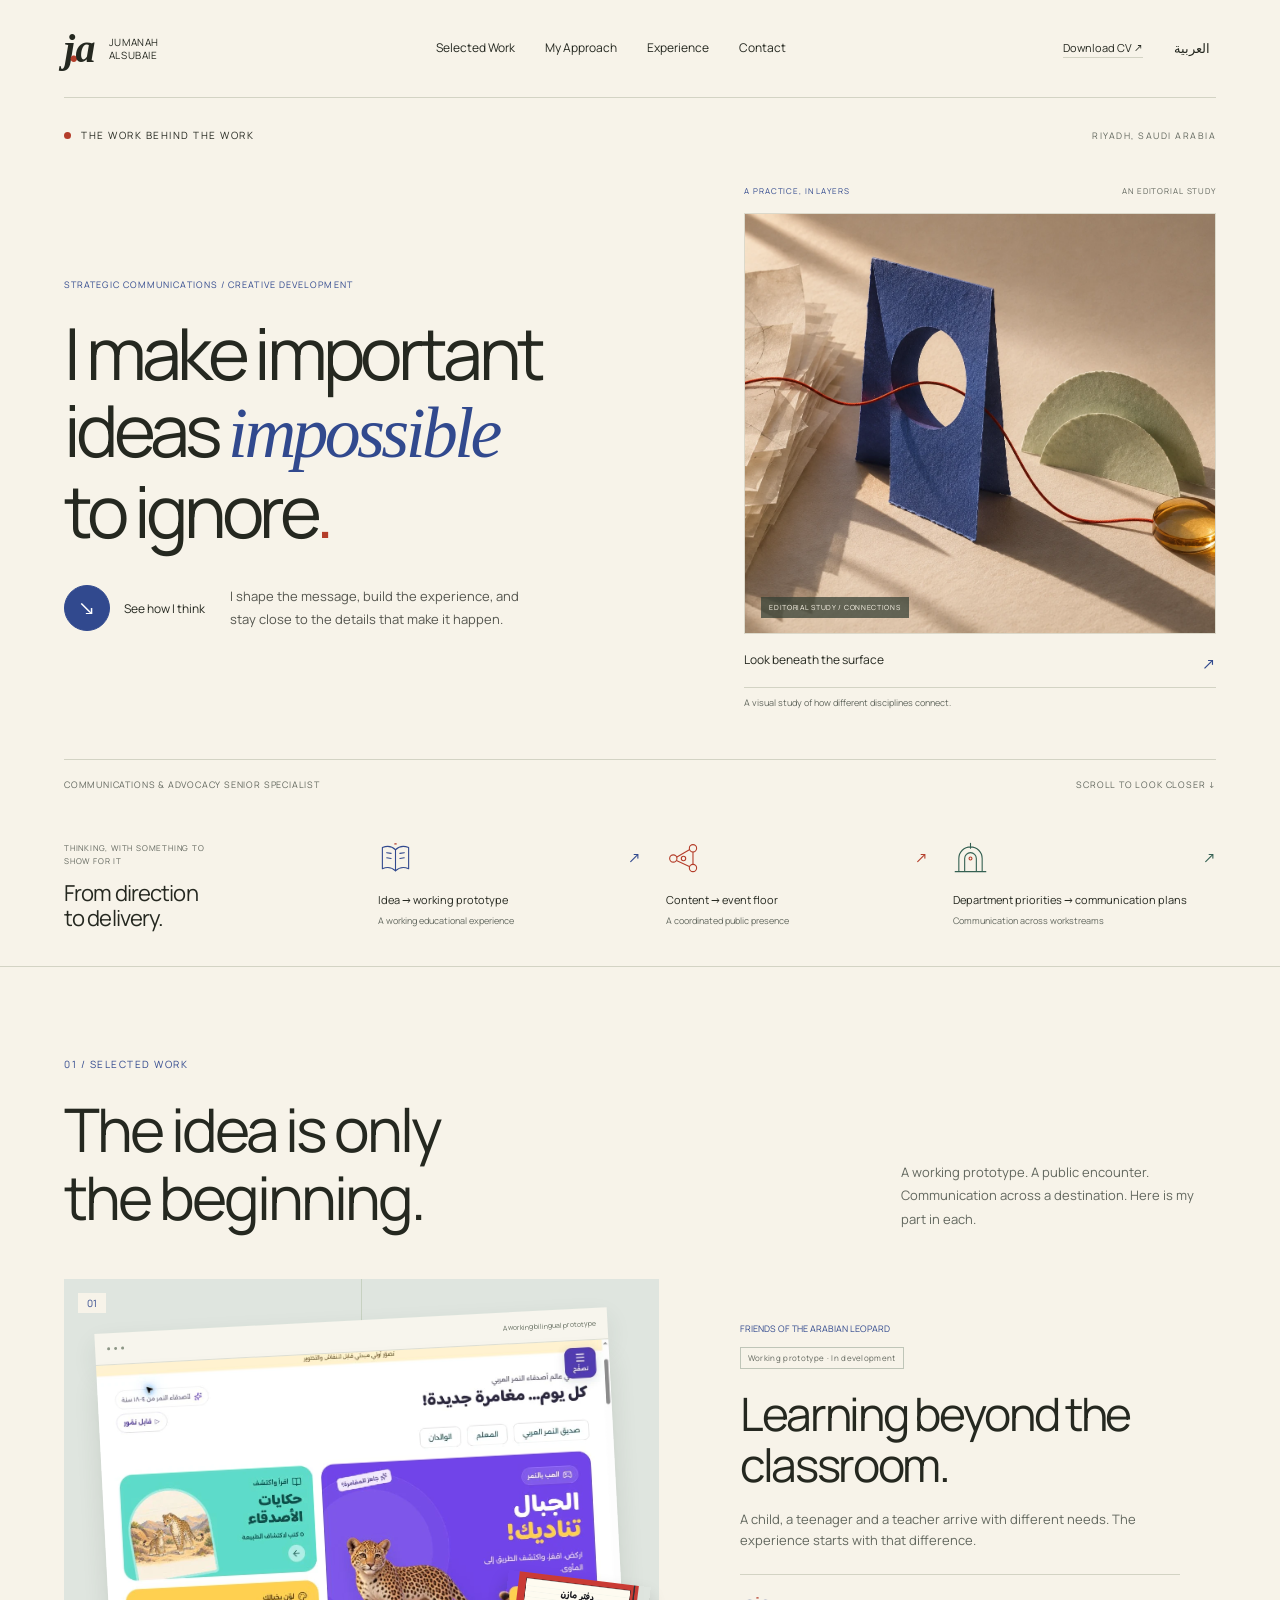
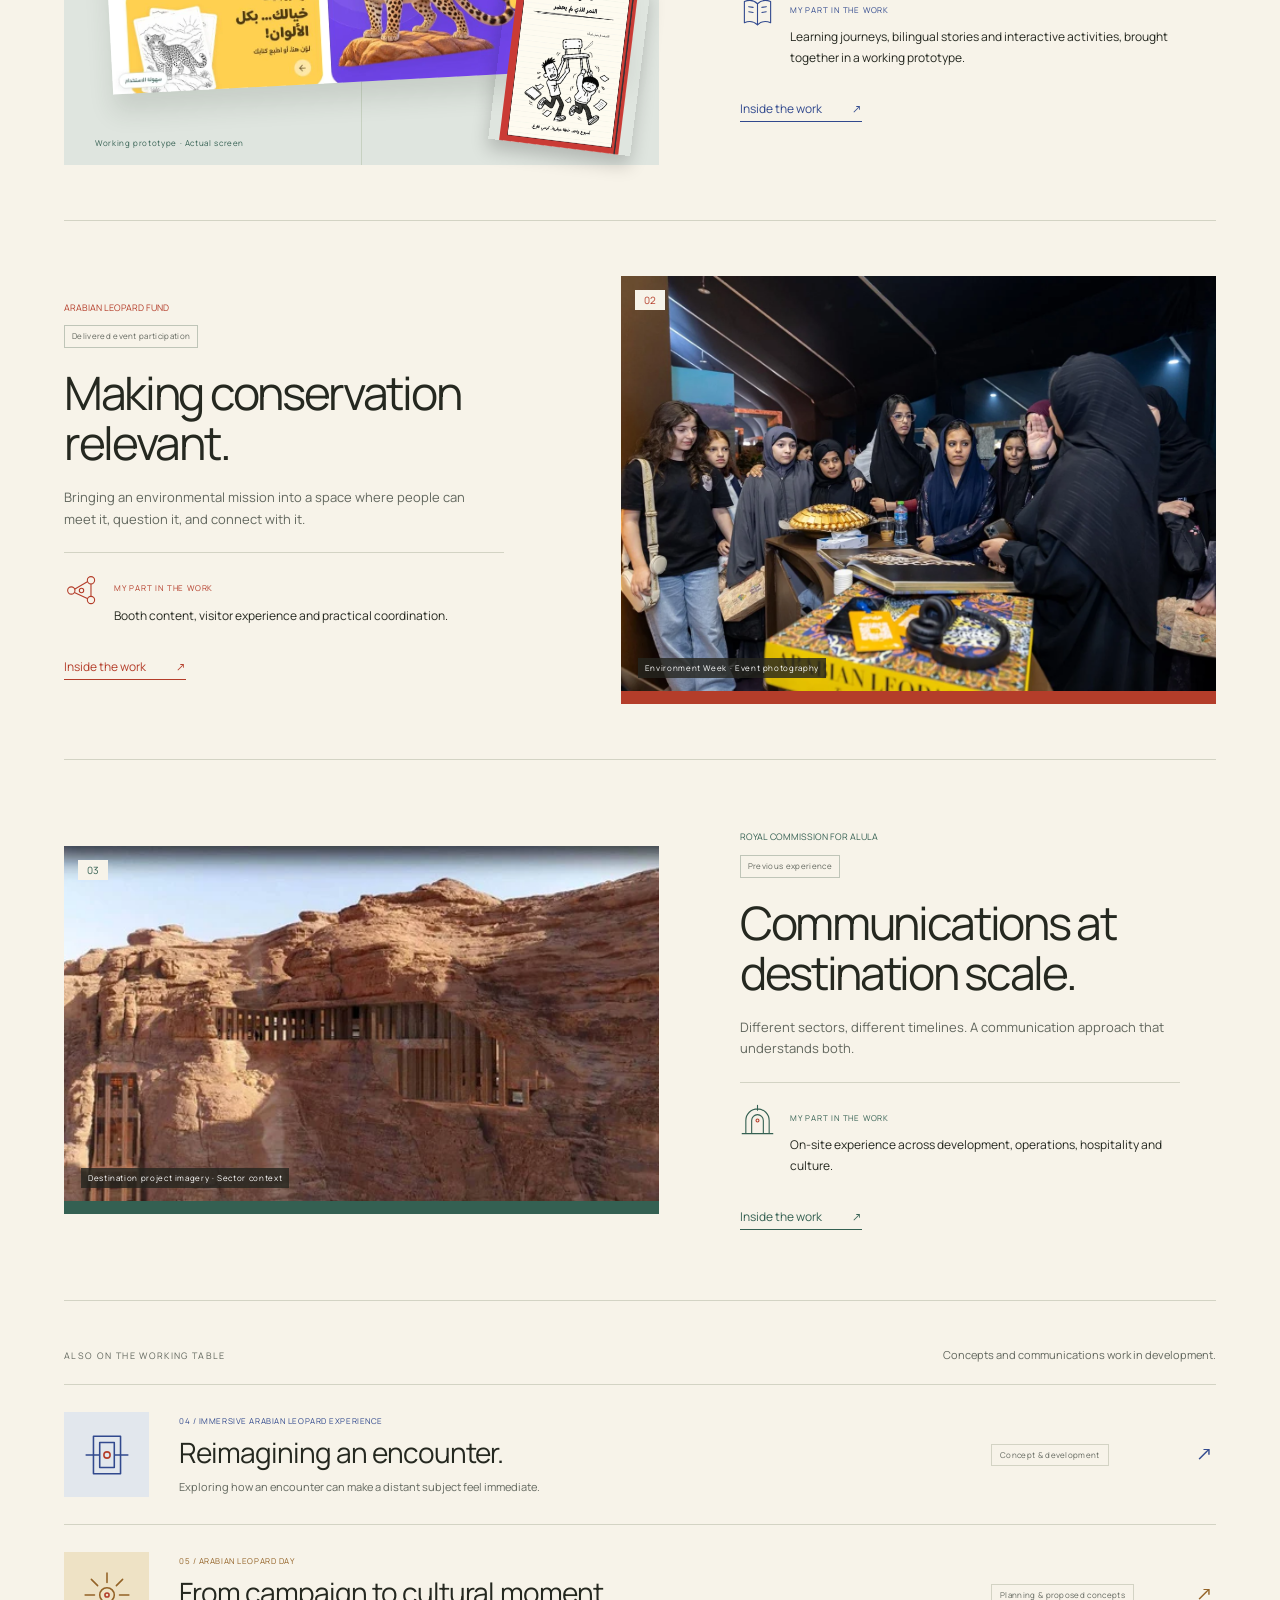
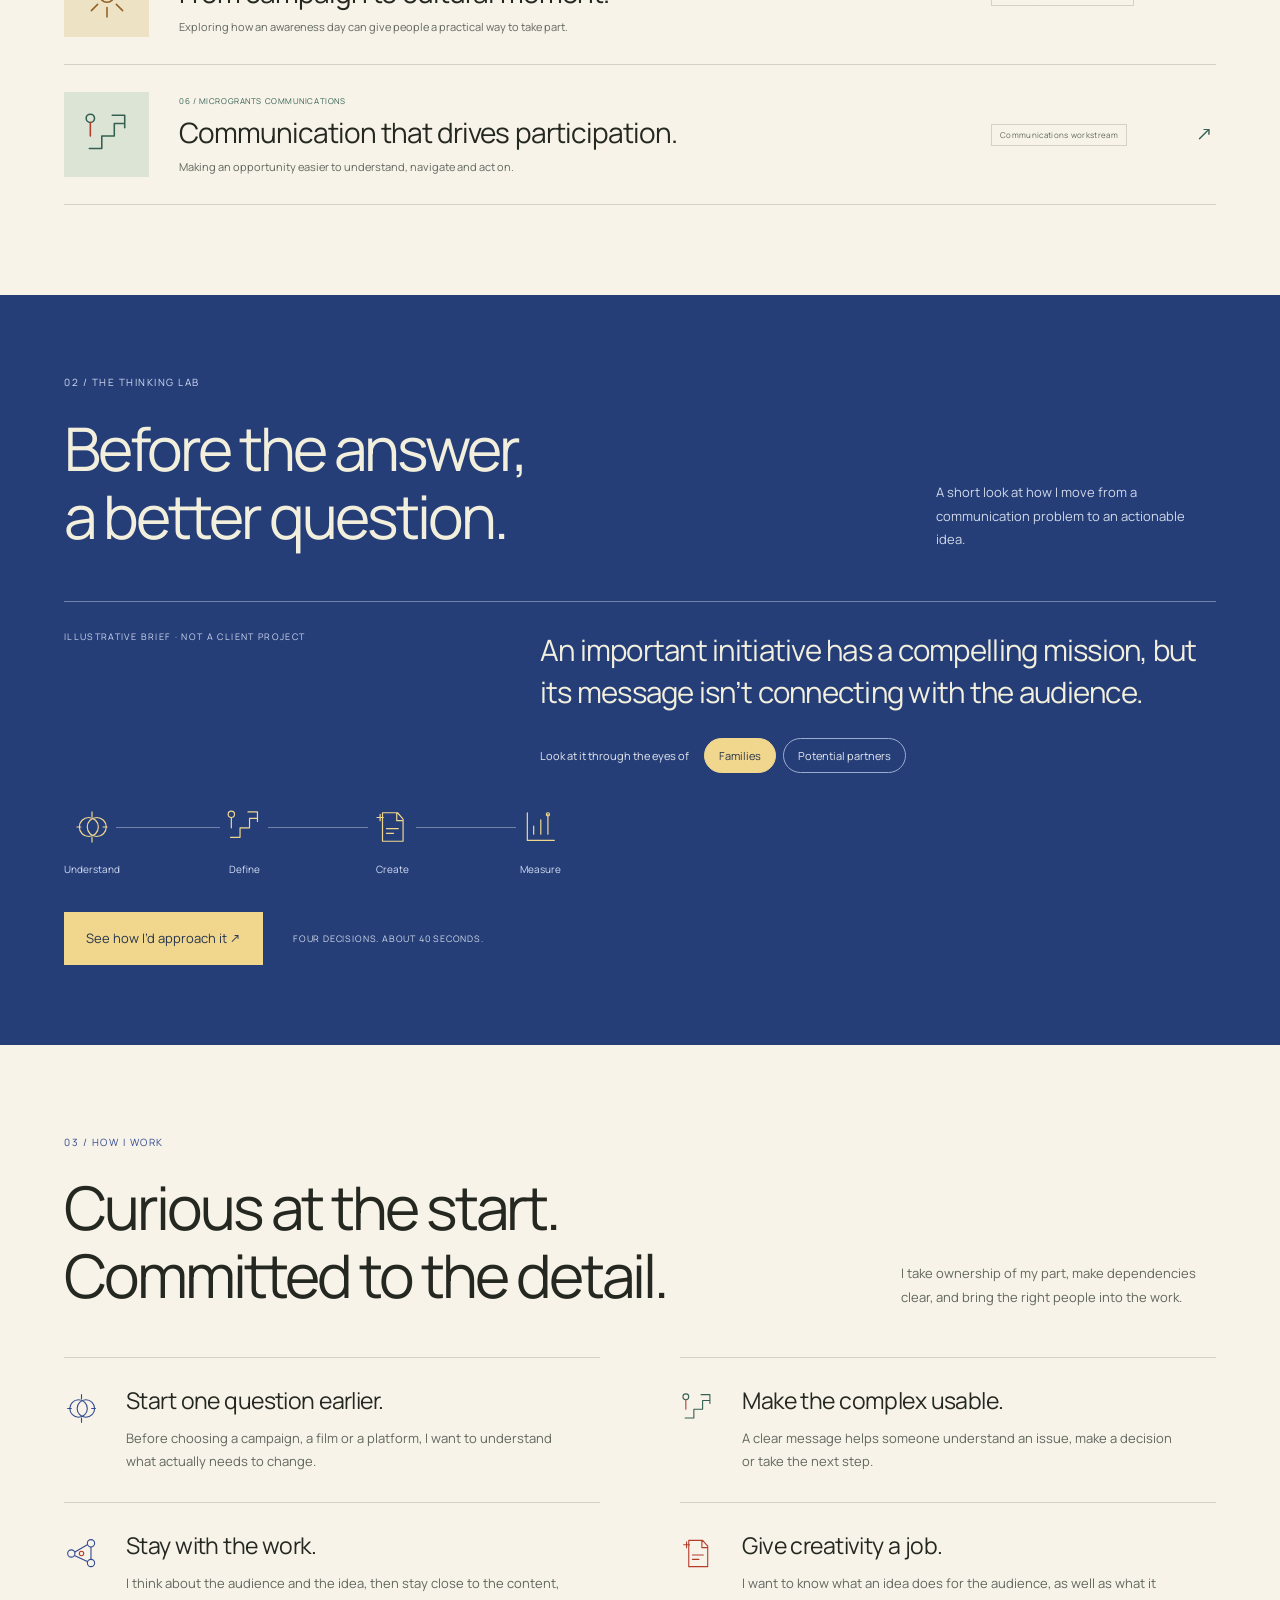
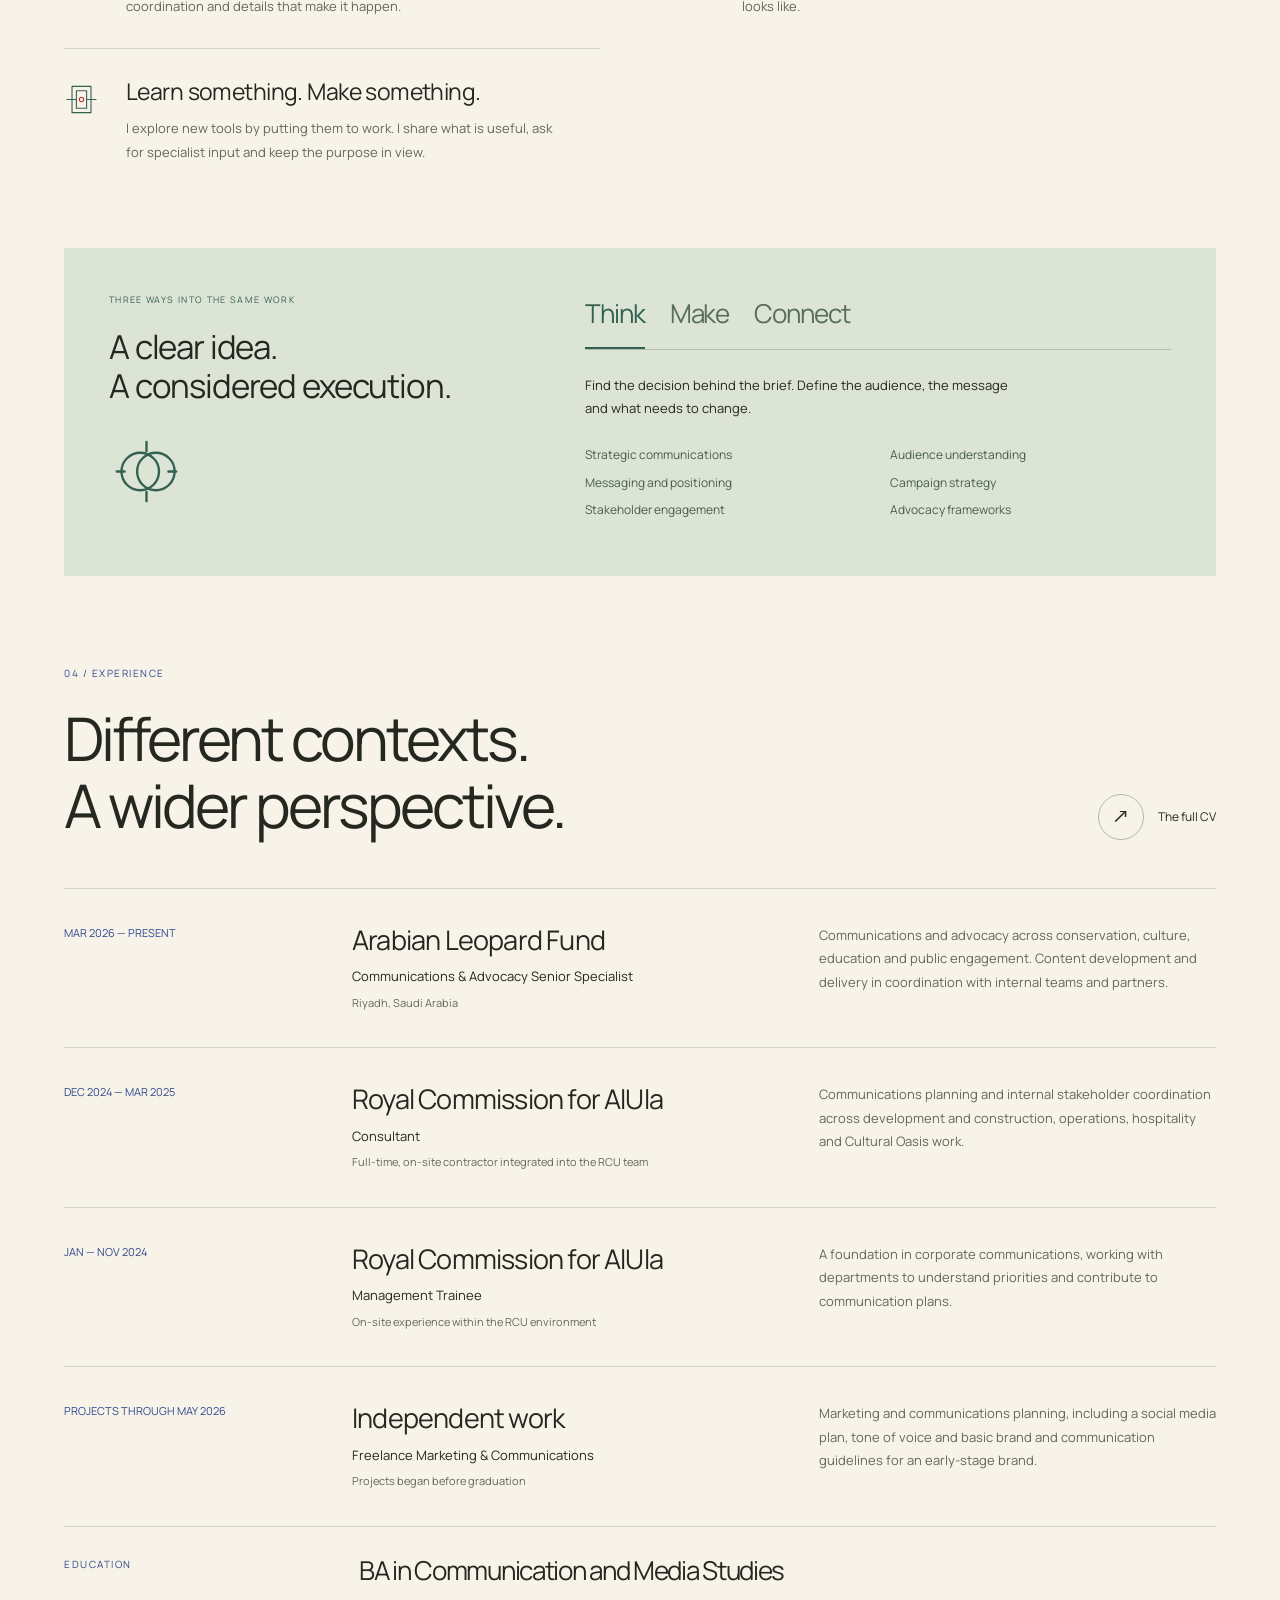
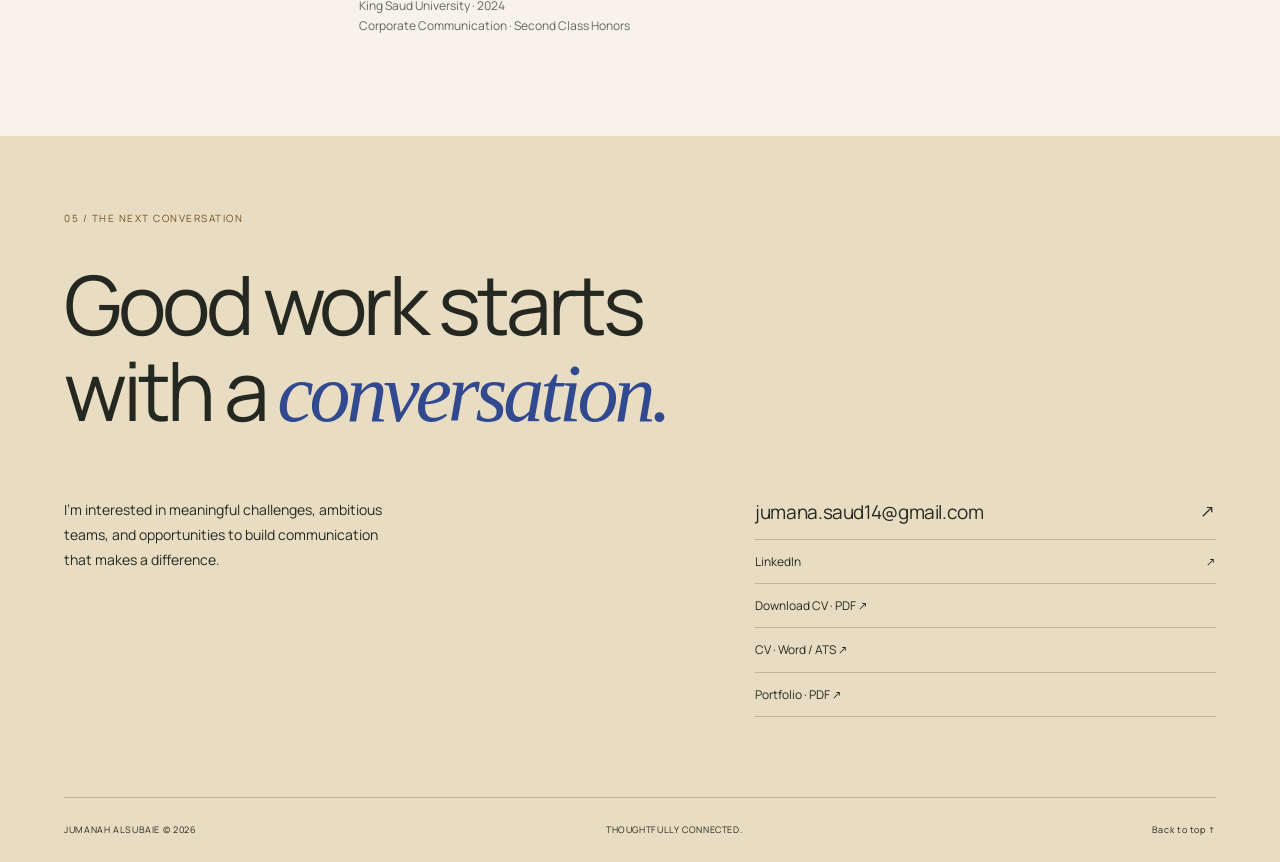
<file: index.html>
<!doctype html>
<html lang="en" dir="ltr"><head><meta charset="utf-8"><meta name="viewport" content="width=device-width, initial-scale=1"><meta name="theme-color" content="#f3f1e9"><title>Jumanah AlSubaie | The Work Behind the Work</title><meta name="description" content="Jumanah AlSubaie connects strategic communications, creative development and digital experiences. Explore the thinking behind the work."><meta property="og:title" content="Jumanah AlSubaie | The Work Behind the Work"><meta property="og:description" content="Strategy. Communication. Creativity. Technology. Explore the thinking behind the work."><meta property="og:type" content="website"><meta property="og:url" content="https://jumanasaud14-png.github.io/"><meta property="og:image" content="https://jumanasaud14-png.github.io/assets/social.png"><meta name="twitter:card" content="summary_large_image"><link rel="icon" href="assets/mark.svg" type="image/svg+xml"><link rel="stylesheet" href="style.css"><link rel="stylesheet" href="visual.css"><script src="app.js" defer></script></head><body>
<a class="skip" href="#main">Skip to content</a>
<header><a href="#home" class="identity" aria-label="Jumanah AlSubaie home"><span class="monogram" aria-hidden="true">j<span>.</span>a</span><span data-t="name">JUMANAH<br>ALSUBAIE</span></a><nav aria-label="Main navigation"><a href="#work" data-t="navWork">Selected Work</a><a href="#approach" data-t="navApproach">My Approach</a><a href="#experience" data-t="navExperience">Experience</a><a href="#contact" data-t="navContact">Contact</a></nav><div class="header-tools"><a class="cv-link" href="assets/Jumanah-AlSubaie-CV.pdf" download data-t="cv">Download CV ↗</a><button id="language" lang="ar" aria-label="Switch to Arabic">العربية</button><button class="menu-toggle" aria-label="Open navigation" aria-expanded="false">☰</button></div></header>
<main id="main">
<section id="home" class="hero wrap"><div class="eyebrow hero-kicker"><span class="accent-dot"></span><span data-t="concept">THE WORK BEHIND THE WORK</span><span class="edition" data-t="location">RIYADH, SAUDI ARABIA</span></div><div class="hero-grid"><div class="hero-copy"><p class="hero-specialism" data-t="specialism">STRATEGIC COMMUNICATIONS / CREATIVE DEVELOPMENT</p><h1 data-t="hero">I make important<br>ideas <em>impossible</em><br>to ignore<span class="red">.</span></h1><div class="hero-bottom"><a class="circle-link" href="#lab"><span class="circle">↘</span><span data-t="see">See how I think</span></a><p data-t="intro">I work where strategy, communication, creativity, and technology meet. Turning complex challenges into clear ideas and meaningful experiences.</p></div></div><div class="system-area"><div class="system-top"><span data-t="fig">FIG. 01 / MAKING SENSE</span><span class="system-state" data-t="complex">COMPLEXITY</span></div><div class="system" id="system"><img class="hero-photo" src="assets/editorial-connections.webp" alt="An editorial still life of tracing paper, a blue aperture and a red thread connecting different forms" width="1536" height="1024" fetchpriority="high"><span class="art-source" data-t="artSource">EDITORIAL STUDY / CONNECTIONS</span><svg class="system-lines" viewBox="0 0 440 460" aria-hidden="true"><path d="M90 70L340 108L122 189L313 260L94 330L325 392L220 230M90 70L94 330M340 108L325 392M122 189L325 392"/><circle cx="220" cy="230" r="108"/></svg><svg class="organized-lines" viewBox="0 0 400 330" preserveAspectRatio="none" aria-hidden="true"><path d="M60 70V105H190V140M300 70V105H190M190 140V185M60 220V185H310V220M190 185V220M60 220V265H310V220M190 220V290"/></svg><div class="system-word w0" data-t="audience">Audience</div><div class="system-word w1" data-t="context">Context</div><div class="system-word w2" data-t="message">Message</div><div class="system-word w3" data-t="stakeholders">Stakeholders</div><div class="system-word w4" data-t="channels">Channels</div><div class="system-word w5" data-t="experienceWord">Experience</div><div class="system-word w6" data-t="impact">Impact</div><div class="system-center" aria-hidden="true">+</div><div class="system-axis xaxis"></div><div class="system-axis yaxis"></div></div><button class="system-toggle" id="organize" aria-pressed="false"><span data-t="organize">Bring it together</span><span aria-hidden="true">↗</span></button><p class="system-caption" data-t="systemCaption">The same elements. A clearer direction.</p></div></div><div class="hero-foot"><span data-t="role">COMMUNICATIONS & ADVOCACY SENIOR SPECIALIST</span><span data-t="scroll">SCROLL TO LOOK CLOSER ↓</span></div></section>
<section class="proof-strip wrap" aria-label="Contributions"><div class="proof-heading"><span class="eyebrow" data-t="proofLabel">THINKING, WITH SOMETHING TO SHOW FOR IT</span><p data-t="proofIntro">A few ways I turn<br>direction into work.</p></div><div id="proof-links"></div></section>
<section id="work" class="wrap work"><div class="section-head"><div><div class="eyebrow" data-t="chapter1">01 / SELECTED WORK</div><h2 data-t="workTitle">The idea is only<br>the beginning.</h2></div><p data-t="workIntro">Different challenges. Different audiences. One constant: making the work meaningful.</p></div><div id="projects"></div></section>
<section id="lab" class="lab"><div class="wrap"><div class="lab-heading"><div><div class="eyebrow" data-t="chapter2">02 / THE THINKING LAB</div><h2 data-t="labTitle">Before the answer,<br>a better question.</h2></div><p data-t="labIntro">A short look at how I move from a communication problem to an actionable idea.</p></div><div class="brief"><span class="label" data-t="briefLabel">ILLUSTRATIVE BRIEF · NOT A CLIENT PROJECT</span><p data-t="brief">An important initiative has a compelling mission, but its message isn’t connecting with the audience.</p><div class="audience-select"><span data-t="choose">Look at it through the eyes of</span><div role="group" aria-label="Choose audience"><button data-audience="families" aria-pressed="true" data-t="families">Families</button><button data-audience="partners" aria-pressed="false" data-t="partners">Potential partners</button></div></div></div><div class="lab-route" id="lab-route" aria-hidden="true"></div><div class="lab-start"><button class="light-button" id="start-lab" data-t="startLab">See how I’d approach it ↗</button><span data-t="duration">FOUR DECISIONS. ABOUT 40 SECONDS.</span></div><div class="lab-workspace" id="lab-workspace" hidden><div class="lab-nav" role="tablist" aria-label="Thinking stages"><button role="tab" id="stage-tab-0" data-stage="0" aria-selected="true" aria-controls="stage-panel"><span>01</span><span data-t="understand">Understand</span></button><button role="tab" id="stage-tab-1" data-stage="1" aria-selected="false" aria-controls="stage-panel" tabindex="-1"><span>02</span><span data-t="define">Define</span></button><button role="tab" id="stage-tab-2" data-stage="2" aria-selected="false" aria-controls="stage-panel" tabindex="-1"><span>03</span><span data-t="create">Create</span></button><button role="tab" id="stage-tab-3" data-stage="3" aria-selected="false" aria-controls="stage-panel" tabindex="-1"><span>04</span><span data-t="measure">Measure</span></button></div><div id="stage-panel" role="tabpanel" aria-labelledby="stage-tab-0" tabindex="0"><div id="stage-copy"></div><div id="stage-visual"></div></div><div class="lab-controls"><span id="stage-counter"></span><button id="lab-next" class="text-button"></button></div></div></div></section>
<section id="approach" class="wrap approach"><div class="section-head"><div><div class="eyebrow" data-t="chapter3">03 / HOW I WORK</div><h2 data-t="approachTitle">Curious at the start.<br>Committed to the detail.</h2></div><p data-t="approachIntro">I like the point where a good question turns into something we can actually make.</p></div><div id="principles" class="principles"></div><div class="capabilities"><div class="cap-intro"><div class="eyebrow" data-t="capLabel">THREE WAYS INTO THE SAME WORK</div><p data-t="capIntro">The value is in<br>the connections.</p><span class="cap-mark" id="cap-symbol" aria-hidden="true"></span></div><div class="cap-main"><div class="cap-tabs" role="tablist" aria-label="Capabilities"><button id="cap-tab-0" data-cap="0" role="tab" aria-selected="true" aria-controls="cap-panel" data-t="think">Think</button><button id="cap-tab-1" data-cap="1" role="tab" aria-selected="false" aria-controls="cap-panel" tabindex="-1" data-t="make">Make</button><button id="cap-tab-2" data-cap="2" role="tab" aria-selected="false" aria-controls="cap-panel" tabindex="-1" data-t="connect">Connect</button></div><div id="cap-panel" role="tabpanel" aria-labelledby="cap-tab-0" tabindex="0"></div></div></div></section>
<section id="experience" class="experience wrap"><div class="section-head"><div><div class="eyebrow" data-t="chapter4">04 / EXPERIENCE</div><h2 data-t="experienceTitle">Different contexts.<br>A wider perspective.</h2></div><a class="circle-link" href="assets/Jumanah-AlSubaie-CV.pdf" download><span class="circle">↗</span><span data-t="fullCv">The full CV</span></a></div><div id="timeline"></div><div class="education"><span class="label" data-t="educationLabel">EDUCATION</span><div><h3 data-t="degree">BA in Communication and Media Studies</h3><p data-t="educationDetail">King Saud University · 2024<br>Corporate Communication · Second Class Honors</p></div></div></section>
<section id="contact" class="contact"><div class="wrap"><div class="eyebrow" data-t="chapter5">05 / THE NEXT CONVERSATION</div><h2 data-t="contactTitle">Good work starts<br>with a <em>conversation.</em></h2><div class="contact-bottom"><p data-t="contactIntro">I’m interested in meaningful challenges, ambitious teams, and opportunities to build communication that makes a difference.</p><div class="contact-links"><a href="mailto:jumana.saud14@gmail.com">jumana.saud14@gmail.com <span>↗</span></a><a href="https://www.linkedin.com/in/jumanah-alsubaie-877860299/" target="_blank" rel="noopener noreferrer">LinkedIn <span>↗</span></a><a href="assets/Jumanah-AlSubaie-CV.pdf" download data-t="cvPdf">Download CV · PDF ↗</a><a href="assets/Jumanah-AlSubaie-CV.docx" download data-t="cvDoc">CV · Word / ATS ↗</a><a href="assets/Jumanah-AlSubaie-Portfolio.pdf" download data-t="portfolioPdf">Portfolio · PDF ↗</a></div></div><footer><span data-t="footer">JUMANAH ALSUBAIE © 2026</span><span data-t="footerIdea">THOUGHTFULLY CONNECTED.</span><a href="#home" data-t="top">Back to top ↑</a></footer></div></section>
</main><dialog id="case-dialog" aria-labelledby="case-title"><div class="dialog-top"><span data-t="behind">THE WORK BEHIND THE WORK</span><div class="dialog-actions"><button id="dialog-language" aria-label="Switch case study language">العربية</button><button id="close-case" aria-label="Close case study"><span data-t="close">Close</span> ×</button></div></div><div id="case-content"></div></dialog><noscript><p class="noscript">Please enable JavaScript to explore the interactive work. You can still download the CV and contact Jumanah using the links on this page.</p></noscript></body></html>
</file>
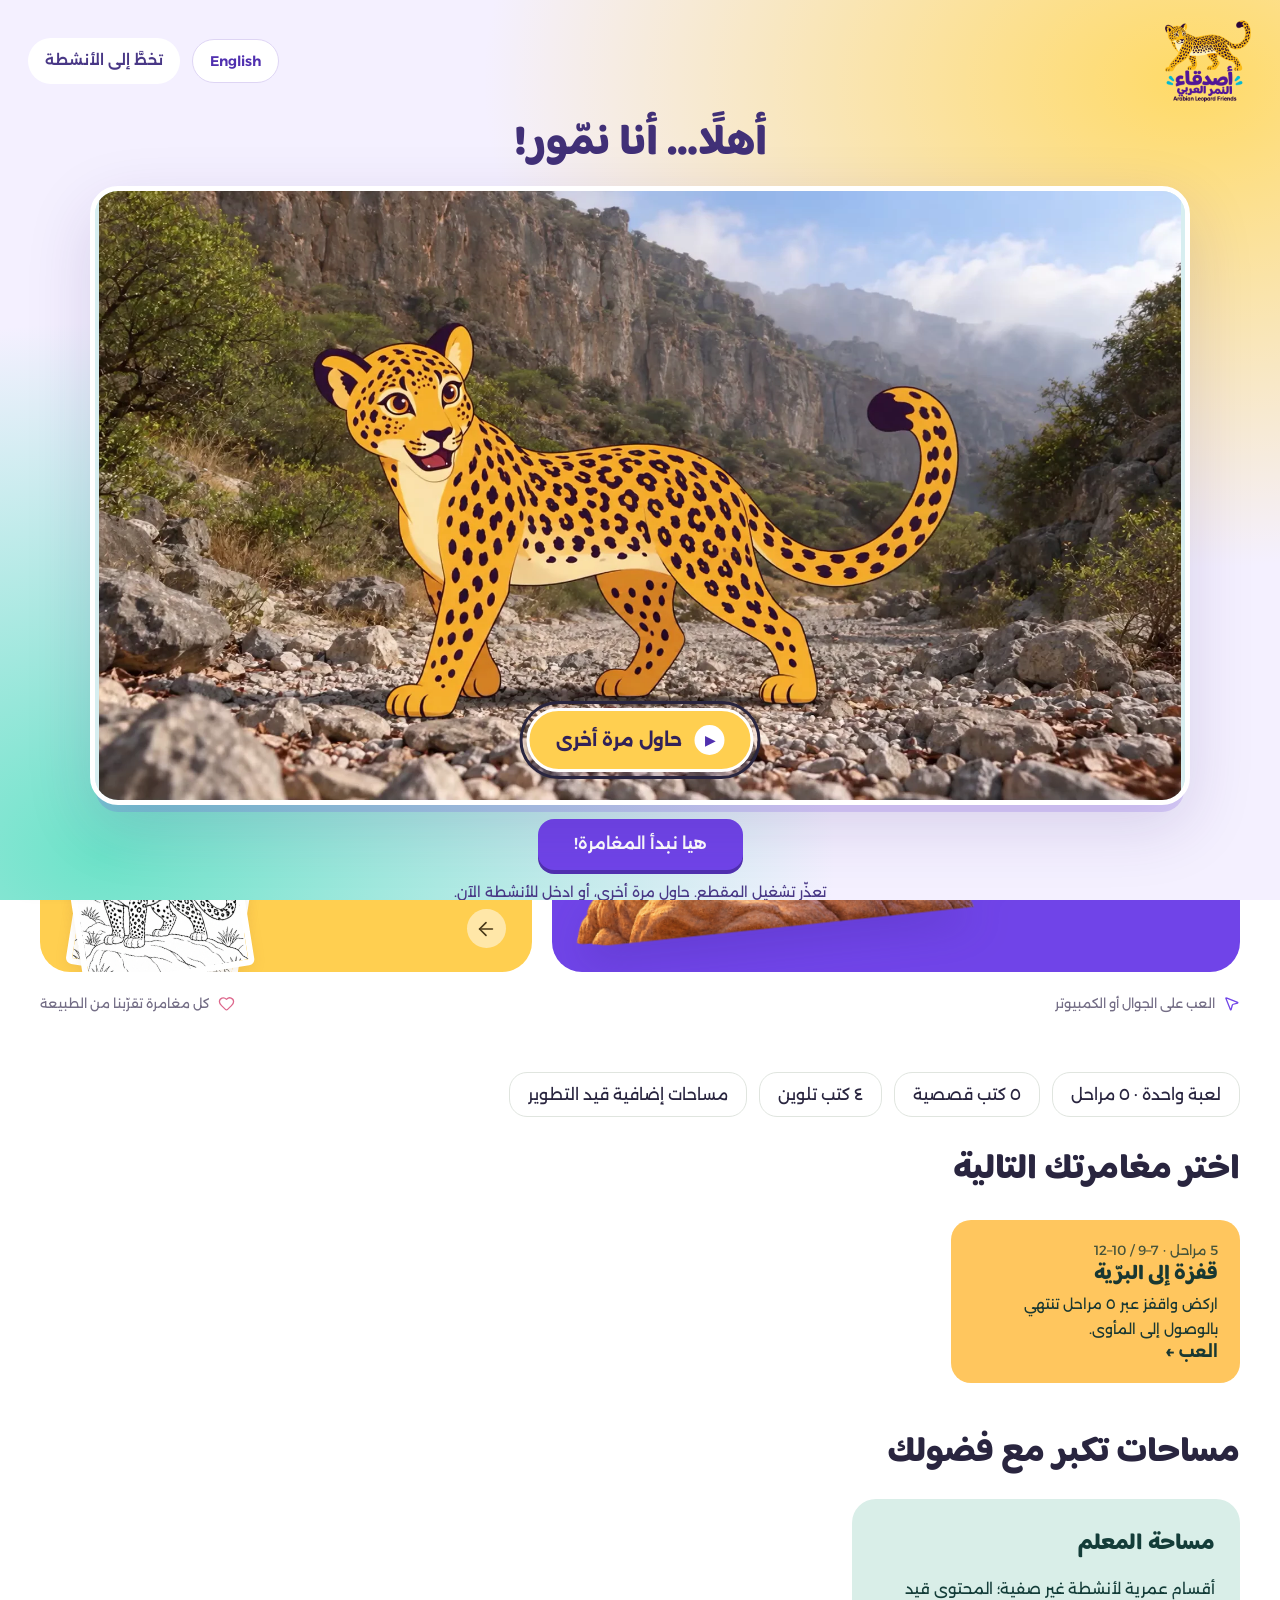
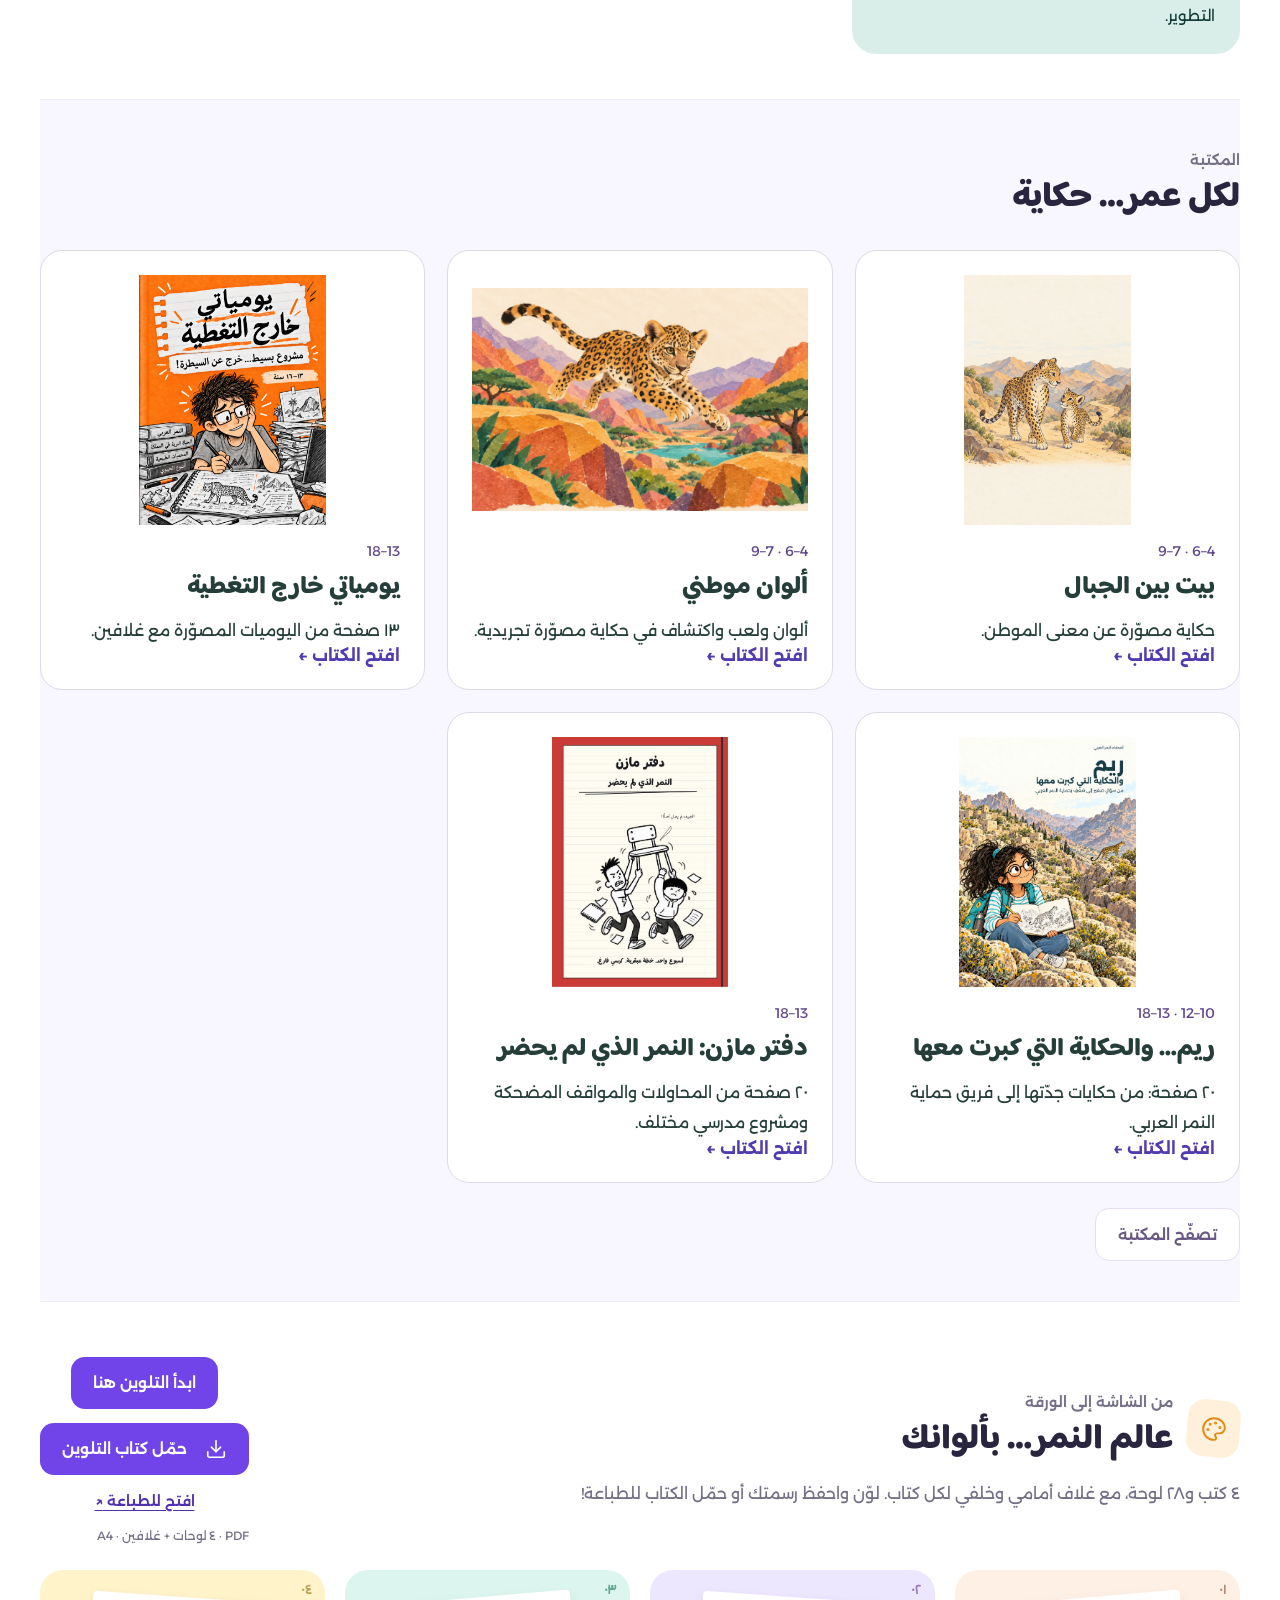
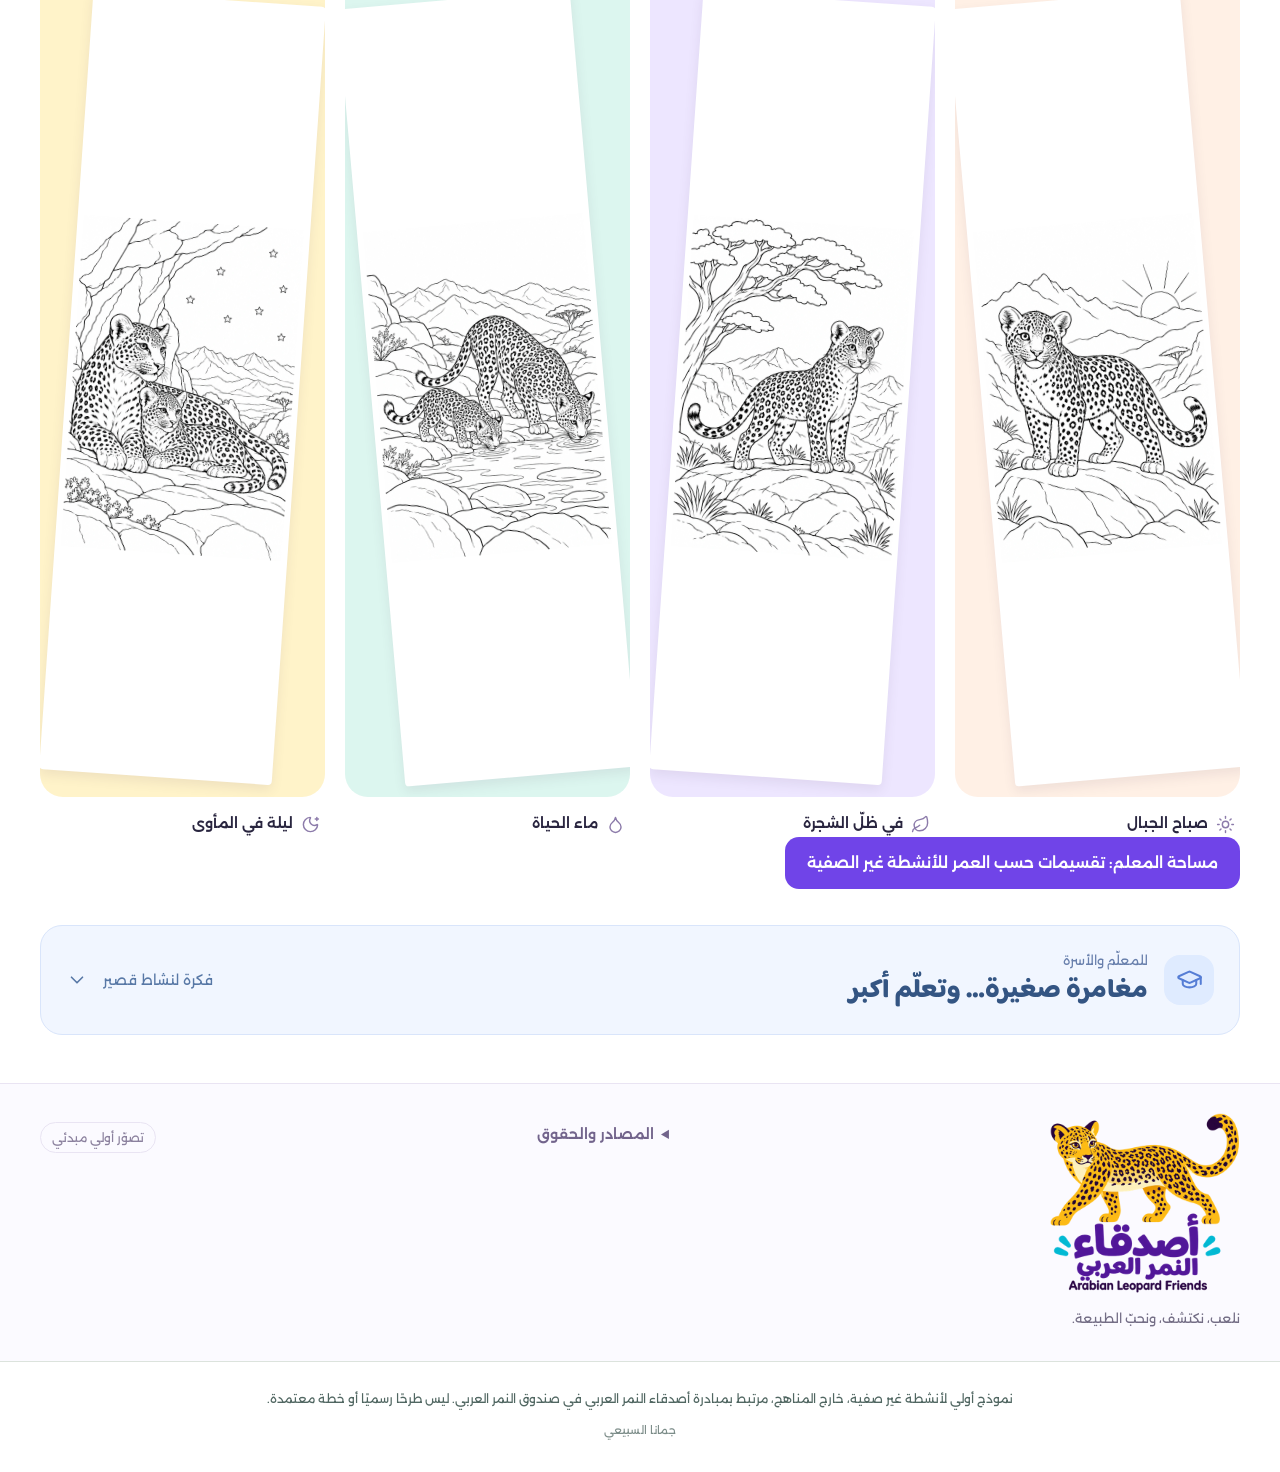
<file: arabian-leopard-friends/index.html>
<!doctype html>
<html lang="ar" dir="rtl">
<head><meta name="robots" content="noindex,nofollow">
  <meta charset="utf-8">
  <meta name="viewport" content="width=device-width, initial-scale=1">
  <meta name="theme-color" content="#7044e8">
  <meta name="description" content="أصدقاء النمر العربي: ألعاب وقصص وأنشطة للنمر العربي، وحقائب للمعلم ومواد للطباعة، بالعربية والإنجليزية للأعمار ٤–١٨.">
  <title>أصدقاء النمر العربي | اقرأ، العب، لوّن</title>
  <link rel="icon" href="./assets/brand-icon.png" type="image/png">
  <link rel="preload" href="./assets/baloo-800.woff" as="font" type="font/woff" crossorigin>
  <link rel="stylesheet" href="./styles.css"><link rel="stylesheet" href="./activities.css"><link rel="stylesheet" href="./storybook.css">
  <script type="module" src="./home.mjs"></script>
  <link rel="stylesheet" href="./intro.css">
  <script type="module" src="./intro.mjs"></script>
<link rel="stylesheet" href="./navigation.css"><script type="module" src="./navigation.mjs"></script></head>
<body data-title-ar="أصدقاء النمر العربي | اقرأ، العب، لوّن" data-title-en="Arabian Leopard Friends | Read, play, colour">
<a class="skip-link" href="#activities"><span data-ar="انتقل إلى الأنشطة" data-en="Skip to activities">انتقل إلى الأنشطة</span></a>
<dialog id="welcome-intro" class="intro-dialog" aria-labelledby="intro-title" data-state="ready">
  <div class="intro-shell">
    <div class="intro-topbar">
      <svg class="intro-brand" viewBox="278 20 1042 990" width="88" height="82" role="img" aria-label="أصدقاء النمر العربي — Arabian Leopard Friends"><image href="./assets/brand-lockup.png" width="1536" height="1024"/></svg>
      <div class="intro-top-actions"><button class="language-switch" type="button" data-lang-toggle>English</button><button class="intro-skip" type="button" data-enter-site data-ar="تخطَّ إلى الأنشطة" data-en="Skip to activities">تخطَّ إلى الأنشطة</button></div>
    </div>
    <h2 class="intro-title" id="intro-title" data-ar="أهلًا… أنا نمّور!" data-en="Hi… I’m Namour!">أهلًا… أنا نمّور!</h2>
    <div class="intro-stage" id="intro-stage" aria-busy="false">
      <video id="intro-video" preload="none" playsinline aria-label="نمّور يرحّب بك" data-ar-aria-label="نمّور يرحّب بك" data-en-aria-label="Namour welcomes you"></video>
      <button id="intro-play" class="intro-play" type="button"><span class="intro-play-icon" aria-hidden="true">▶</span><span id="intro-play-label">اسمع نمّور</span></button>
    </div>
    <div class="intro-bottom"><button class="intro-enter" type="button" data-enter-site data-ar="هيا نبدأ المغامرة!" data-en="Let’s explore!">هيا نبدأ المغامرة!</button><p id="intro-status" class="intro-status" role="status"></p></div>
  </div>
</dialog>
<header class="site-header wrap">
  <a class="brand" href="./" aria-label="أصدقاء النمر العربي، الرئيسية" data-ar-aria-label="أصدقاء النمر العربي، الرئيسية" data-en-aria-label="Arabian Leopard Friends, home">
    <svg class="brand-lockup" viewBox="278 20 1042 990" width="148" height="140" role="img" aria-label="أصدقاء النمر العربي — Arabian Leopard Friends"><image href="./assets/brand-lockup.png" width="1536" height="1024"/></svg><span class="initiative-caption" data-ar="مبادرة من صندوق النمر العربي" data-en="An initiative of the Arabian Leopard Fund">مبادرة من صندوق النمر العربي</span>
  </a>
  <nav aria-label="التنقل الرئيسي" data-ar-aria-label="التنقل الرئيسي" data-en-aria-label="Main navigation">
    <a href="./game/"><svg class="icon" aria-hidden="true"><use href="./assets/icons.svg#gamepad-2"/></svg><span data-ar="العب" data-en="Play">العب</span></a>
    <a href="#story"><svg class="icon" aria-hidden="true"><use href="./assets/icons.svg#book-open"/></svg><span data-ar="اقرأ" data-en="Read">اقرأ</span></a>
    <a href="./colouring/"><svg class="icon" aria-hidden="true"><use href="./assets/icons.svg#palette"/></svg><span data-ar="لوّن" data-en="Colour">لوّن</span></a>
  </nav>
  <a class="teacher-link" href="./teachers/"><svg class="icon" aria-hidden="true"><use href="./assets/icons.svg#graduation-cap"/></svg><span><span data-ar="المعلم" data-en="Teachers">المعلم</span></span></a>
<button class="language-switch" type="button" data-lang-toggle>English</button></header>
<div class="concept-ribbon" data-ar="تصوّر أولي مبدئي قابل للنقاش والتطوير" data-en="An early concept for discussion and development">تصوّر أولي مبدئي قابل للنقاش والتطوير</div><main>
  <section class="welcome wrap" id="activities" aria-labelledby="welcome-title">
    <div class="welcome-heading"><div><p class="eyebrow"><span data-ar="أهلًا في عالم أصدقاء النمر العربي" data-en="Welcome to Arabian Leopard Friends">أهلًا في عالم أصدقاء النمر العربي</span></p><h1 id="welcome-title" tabindex="-1"><span data-ar="كل يوم… مغامرة جديدة!" data-en="A new adventure, every day!">كل يوم… مغامرة جديدة!</span></h1></div><div class="welcome-heading-side"><span class="age-label"><svg class="icon" aria-hidden="true"><use href="./assets/icons.svg#sparkles"/></svg><span data-ar="لأصدقاء النمر من ٤–١٨ سنة" data-en="For explorers aged 4–18">لأصدقاء النمر من ٤–١٨ سنة</span></span><a class="intro-replay" href="#welcome" data-open-intro><span aria-hidden="true">▷</span><span data-ar="قابل نمّور" data-en="Meet Namour">قابل نمّور</span></a></div></div>
<nav class="audience-shortcuts" aria-label="اختر القسم"><a href="./explore/?audience=student" data-ar="صديق النمر العربي" data-en="Arabian Leopard Friend">صديق النمر العربي</a><a href="./teachers/" data-ar="المعلم" data-en="Teachers">المعلم</a><a href="./discover/?view=parents" data-ar="الوالدان" data-en="Parents">الوالدان</a></nav>    <div class="activity-grid">
      <a class="activity game-card" href="./game/">
        <div class="orbit orbit-one" aria-hidden="true"></div><div class="orbit orbit-two" aria-hidden="true"></div>
        <div class="game-copy"><span class="activity-tag"><svg class="icon" aria-hidden="true"><use href="./assets/icons.svg#gamepad-2"/></svg><span data-ar="العب بالنمر" data-en="Play as the leopard">العب بالنمر</span></span><h2><span data-ar="الجبال" data-en="The wild">الجبال</span><br><span data-ar="تناديك!" data-en="is calling!">تناديك!</span></h2><p data-ar="اركض، اقفز، واكتشف الطريق إلى المأوى." data-en="Run, leap, and find your way home.">اركض، اقفز، واكتشف الطريق إلى المأوى.</p><span class="game-action"><span data-ar="ابدأ المغامرة" data-en="Start your adventure">ابدأ المغامرة</span><svg class="icon" aria-hidden="true"><use href="./assets/icons.svg#arrow-left"/></svg></span><span class="game-meta"><span data-ar="قفزة إلى البرّية · ٥ مراحل" data-en="Into the wild · 5 levels">قفزة إلى البرّية · ٥ مراحل</span></span></div>
        <img class="hero-leopard" src="./assets/hero-leopard.webp" width="1536" height="1024" alt="نمر عربي صغير بفراء ذهبي ووُريدات داكنة صغيرة، يقف على صخرة" data-ar-alt="نمر عربي صغير بفراء ذهبي ووُريدات داكنة صغيرة، يقف على صخرة" data-en-alt="A young golden Arabian leopard with rosette markings standing on a rock" fetchpriority="high">
        <span class="hero-sticker" aria-hidden="true"><svg class="icon" aria-hidden="true"><use href="./assets/icons.svg#sparkles"/></svg><span data-ar="جاهز للمغامرة؟" data-en="Ready to explore?">جاهز للمغامرة؟</span></span>
      </a>
      <a class="activity story-card small-card" href="#story"><div class="small-copy"><span class="activity-tag"><svg class="icon" aria-hidden="true"><use href="./assets/icons.svg#book-open"/></svg><span data-ar="اقرأ واكتشف" data-en="Read &amp; discover">اقرأ واكتشف</span></span><h2 data-ar="حكايات الأصدقاء" data-en="Stories from the wild">حكايات الأصدقاء</h2><span class="activity-meta"><span data-ar="٥ كتب لاكتشاف الطبيعة" data-en="Five books to explore">٥ كتب لاكتشاف الطبيعة</span></span><span class="round-action" aria-label="افتح القصة" data-ar-aria-label="افتح القصة" data-en-aria-label="Open the story"><svg class="icon" aria-hidden="true"><use href="./assets/icons.svg#arrow-left"/></svg></span></div><div class="story-window"><img src="./assets/story-1.webp" width="1024" height="1536" alt="أم نمر عربي وصغيرها يتحاوران بين الجبال" data-ar-alt="أم نمر عربي وصغيرها يتحاوران بين الجبال" data-en-alt="An Arabian leopard cub and mother talking in the mountains"></div></a>
      <a class="activity colouring-card small-card" href="./colouring/"><div class="small-copy"><span class="activity-tag"><svg class="icon" aria-hidden="true"><use href="./assets/icons.svg#palette"/></svg><span data-ar="لوّن بخيالك" data-en="Make it colourful">لوّن بخيالك</span></span><h2 data-ar="خيالك… بكل الألوان!" data-en="A world of colour!">خيالك… بكل الألوان!</h2><span class="activity-meta"><span data-ar="لوّن هنا، أو اطبع كتابك" data-en="Colour here, or print at home">لوّن هنا، أو اطبع كتابك</span></span><span class="round-action" aria-label="اكتشف كتاب التلوين" data-ar-aria-label="اكتشف كتاب التلوين" data-en-aria-label="Open the colouring studio"><svg class="icon" aria-hidden="true"><use href="./assets/icons.svg#arrow-left"/></svg></span></div><div class="paper-stack" aria-hidden="true"><img src="./assets/colouring-2.webp" width="512" height="768" alt=""><img src="./assets/colouring-1.webp" width="512" height="768" alt=""></div></a>
    </div>
    <div class="welcome-notes"><p><svg class="icon" aria-hidden="true"><use href="./assets/icons.svg#mouse-pointer-2"/></svg><span data-ar="العب على الجوال أو الكمبيوتر" data-en="Play on your phone or computer">العب على الجوال أو الكمبيوتر</span></p><p><svg class="icon" aria-hidden="true"><use href="./assets/icons.svg#heart"/></svg><span data-ar="كل مغامرة تقرّبنا من الطبيعة" data-en="A little closer to nature, every adventure">كل مغامرة تقرّبنا من الطبيعة</span></p></div>
  </section>

  <section class="wrap" aria-labelledby="games-title"><div class="collection-stats"><span data-ar="لعبة واحدة · ٥ مراحل" data-en="1 game · 5 levels">لعبة واحدة · ٥ مراحل</span><span data-ar="٥ كتب قصصية" data-en="5 storybooks">٥ كتب قصصية</span><span data-ar="٤ كتب تلوين" data-en="4 colouring books">٤ كتب تلوين</span><span data-ar="مساحات إضافية قيد التطوير" data-en="More spaces in development">مساحات إضافية قيد التطوير</span></div><h2 id="games-title" data-ar="اختر مغامرتك التالية" data-en="Choose your next adventure">اختر مغامرتك التالية</h2><div class="game-library-grid" id="home-games"></div></section>
<section class="wrap" style="padding-top:45px"><h2 data-ar="مساحات تكبر مع فضولك" data-en="Room for your curiosity to grow">مساحات تكبر مع فضولك</h2><div class="platform-grid" id="home-hubs"></div></section><section class="story-section wrap" id="story" aria-labelledby="story-title"><div class="section-title"><div><p class="eyebrow" data-ar="المكتبة" data-en="The library">المكتبة</p><h2 id="story-title" data-ar="لكل عمر… حكاية" data-en="A story for every age">لكل عمر… حكاية</h2></div></div><div id="home-books" class="home-books"></div><p><a class="button light" href="./library/" data-ar="تصفّح المكتبة" data-en="Browse the library">تصفّح المكتبة</a></p></section>

  <section class="colouring-section wrap" id="colouring" aria-labelledby="colouring-title">
    <div class="colouring-intro"><div><div class="section-title"><span class="section-icon orange"><svg class="icon" aria-hidden="true"><use href="./assets/icons.svg#palette"/></svg></span><div><p class="eyebrow"><span data-ar="من الشاشة إلى الورقة" data-en="From screen to paper">من الشاشة إلى الورقة</span></p><h2 id="colouring-title"><span data-ar="عالم النمر… بألوانك" data-en="Their world. Your colours.">عالم النمر… بألوانك</span></h2></div></div><p class="colouring-description"><span data-ar="٤ كتب و٢٨ لوحة، مع غلاف أمامي وخلفي لكل كتاب. لوّن واحفظ رسمتك أو حمّل الكتاب للطباعة!" data-en="Four books and 28 drawings, with front and back covers. Colour online, save your artwork or download a book to print.">٤ كتب و٢٨ لوحة، مع غلاف أمامي وخلفي لكل كتاب. لوّن واحفظ رسمتك أو حمّل الكتاب للطباعة!</span></p></div><div class="download-actions"><a class="button dark" href="./colouring/" data-ar="ابدأ التلوين هنا" data-en="Let’s colour here">ابدأ التلوين هنا</a><a class="button dark" data-colouring-pdf href="./downloads/Arabian-Leopard-Colouring-Book.pdf" download><svg class="icon" aria-hidden="true"><use href="./assets/icons.svg#download"/></svg><span data-ar="حمّل كتاب التلوين" data-en="Download the colouring book">حمّل كتاب التلوين</span></a><a class="text-link" data-colouring-pdf href="./downloads/Arabian-Leopard-Colouring-Book.pdf" target="_blank" rel="noopener"><span data-ar="افتح للطباعة " data-en="Open to print ">افتح للطباعة </span><span aria-hidden="true">↗</span></a><span class="file-details"><span data-ar="PDF · ٤ لوحات + غلافين · A4" data-en="PDF · 4 drawings + 2 covers · A4">PDF · ٤ لوحات + غلافين · A4</span></span></div></div>
    <div class="colouring-gallery">
      <figure><div class="paper-stage"><span class="sheet-number" data-ar="٠١" data-en="01">٠١</span><a class="paper" href="./colouring/?page=1"><img src="./assets/colouring-1.webp" width="512" height="768" alt="صفحة تلوين: النمر الصغير فوق صخرة عند الشروق" data-ar-alt="صفحة تلوين: النمر الصغير فوق صخرة عند الشروق" data-en-alt="Colouring page: a leopard cub on a rock at sunrise" loading="lazy"></a></div><figcaption><svg class="icon" aria-hidden="true"><use href="./assets/icons.svg#sun"/></svg><span data-ar="صباح الجبال" data-en="Mountain morning">صباح الجبال</span></figcaption></figure>
      <figure><div class="paper-stage"><span class="sheet-number" data-ar="٠٢" data-en="02">٠٢</span><a class="paper" href="./colouring/?page=2"><img src="./assets/colouring-2.webp" width="512" height="768" alt="صفحة تلوين: النمر بجانب شجرة بين الصخور" data-ar-alt="صفحة تلوين: النمر بجانب شجرة بين الصخور" data-en-alt="Colouring page: a leopard beside a tree" loading="lazy"></a></div><figcaption><svg class="icon" aria-hidden="true"><use href="./assets/icons.svg#leaf"/></svg><span data-ar="في ظلّ الشجرة" data-en="Under the tree">في ظلّ الشجرة</span></figcaption></figure>
      <figure><div class="paper-stage"><span class="sheet-number" data-ar="٠٣" data-en="03">٠٣</span><a class="paper" href="./colouring/?page=3"><img src="./assets/colouring-3.webp" width="512" height="768" alt="صفحة تلوين: الأم وصغيرها بجانب بركة ماء" data-ar-alt="صفحة تلوين: الأم وصغيرها بجانب بركة ماء" data-en-alt="Colouring page: mother and cub beside a pool" loading="lazy"></a></div><figcaption><svg class="icon" aria-hidden="true"><use href="./assets/icons.svg#droplet"/></svg><span data-ar="ماء الحياة" data-en="Water for life">ماء الحياة</span></figcaption></figure>
      <figure><div class="paper-stage"><span class="sheet-number" data-ar="٠٤" data-en="04">٠٤</span><a class="paper" href="./colouring/?page=4"><img src="./assets/colouring-4.webp" width="512" height="768" alt="صفحة تلوين: النمر يستريح عند مأوى تحت النجوم" data-ar-alt="صفحة تلوين: النمر يستريح عند مأوى تحت النجوم" data-en-alt="Colouring page: a leopard resting by its shelter under the stars" loading="lazy"></a></div><figcaption><svg class="icon" aria-hidden="true"><use href="./assets/icons.svg#moon-star"/></svg><span data-ar="ليلة في المأوى" data-en="A night at home">ليلة في المأوى</span></figcaption></figure>
    </div>
    <p><a class="button dark" href="./teachers/"><span data-ar="مساحة المعلم: تقسيمات حسب العمر للأنشطة غير الصفية" data-en="Teacher hub: age-specific extracurricular activity sections">مساحة المعلم: تقسيمات حسب العمر للأنشطة غير الصفية</span></a></p><details class="teacher-note" id="for-teachers"><summary><span class="teacher-summary"><span class="teacher-symbol"><svg class="icon" aria-hidden="true"><use href="./assets/icons.svg#graduation-cap"/></svg></span><span><small><span data-ar="للمعلّم والأسرة" data-en="For teachers &amp; families">للمعلّم والأسرة</span></small><strong><span data-ar="مغامرة صغيرة… وتعلّم أكبر" data-en="Little adventures, big discoveries">مغامرة صغيرة… وتعلّم أكبر</span></strong></span></span><span class="summary-hint"><span data-ar="فكرة لنشاط قصير" data-en="A short activity together">فكرة لنشاط قصير</span><svg class="icon" aria-hidden="true"><use href="./assets/icons.svg#chevron-down"/></svg></span></summary><div class="teacher-content"><div><h3><span data-ar="نقرأ، نتحدث، ثم نلوّن" data-en="Read, talk, then colour">نقرأ، نتحدث، ثم نلوّن</span></h3><p><span data-ar="اقرؤوا القصة معًا، ثم اسألوا: «ما الأشياء التي يحتاجها النمر في بيته؟» اختاروا صفحة تلوين، واطلبوا من كل طفل أن يحكي كيف نحافظ على موطن النمر." data-en="Read together and ask: “What does the leopard need in its home?” Play Balance the Wild, then choose a colouring page and talk about protecting its habitat.">اقرؤوا القصة معًا، ثم اسألوا: «ما الأشياء التي يحتاجها النمر في بيته؟» اختاروا صفحة تلوين، واطلبوا من كل طفل أن يحكي كيف نحافظ على موطن النمر.</span></p></div><div><h3><span data-ar="طباعة سهلة" data-en="Ready for the classroom">طباعة سهلة</span></h3><p><span data-ar="ورق A4، طباعة على وجه واحد، وإعداد «ملاءمة الصفحة». يمكن اختيار صفحة واحدة لكل طفل. النشاط مناسب لعمر ٧–٩ سنوات." data-en="Print on A4, single-sided, using Fit to page. Choose one page per child. Activities are designed for ages 7–9. Switch the site language to download the matching book.">ورق A4، طباعة على وجه واحد، وإعداد «ملاءمة الصفحة». يمكن اختيار صفحة واحدة لكل طفل. النشاط مناسب لعمر ٧–٩ سنوات.</span></p></div></div></details>
  </section>
</main>
<footer class="site-footer"><div class="wrap footer-inner"><div><a class="brand footer-brand" href="./"><svg class="brand-lockup" viewBox="278 20 1042 990" width="148" height="140" role="img" aria-label="أصدقاء النمر العربي — Arabian Leopard Friends"><image href="./assets/brand-lockup.png" width="1536" height="1024"/></svg></a><p><span data-ar="نلعب، نكتشف، ونحبّ الطبيعة." data-en="Play, discover, and care for nature.">نلعب، نكتشف، ونحبّ الطبيعة.</span></p></div><details class="source-details"><summary><span data-ar="المصادر والحقوق" data-en="Sources and credits">المصادر والحقوق</span></summary><p><span data-ar="هذه نسخة عرض مختارة من نموذج أولي. تخضع الرسوم والعلامات والوسائط لحقوقها الخاصة." data-en="A selected preview of an early prototype. Illustrations, branding and media retain their respective rights.">هذه نسخة عرض مختارة من نموذج أولي. تخضع الرسوم والعلامات والوسائط لحقوقها الخاصة.</span></p><p><span data-ar="مرجع جبال عُمان في الافتتاحية: صور Francesco Bini، برخصة CC BY-SA 4.0، مع تعديل المشهد وتحريكه." data-en="Oman landscape references: photographs by Francesco Bini, CC BY-SA 4.0, adapted and animated.">مرجع جبال عُمان في الافتتاحية: صور Francesco Bini، برخصة CC BY-SA 4.0، مع تعديل المشهد وتحريكه.</span> <a href="./video/CREDITS.txt" data-ar="المصادر والترخيص" data-en="Sources &amp; license">المصادر والترخيص</a></p><br><br></details><span class="pilot-label"><span data-ar="تصوّر أولي مبدئي" data-en="Early concept">تصوّر أولي مبدئي</span></span></div></footer>
</body>
</html>
</file>
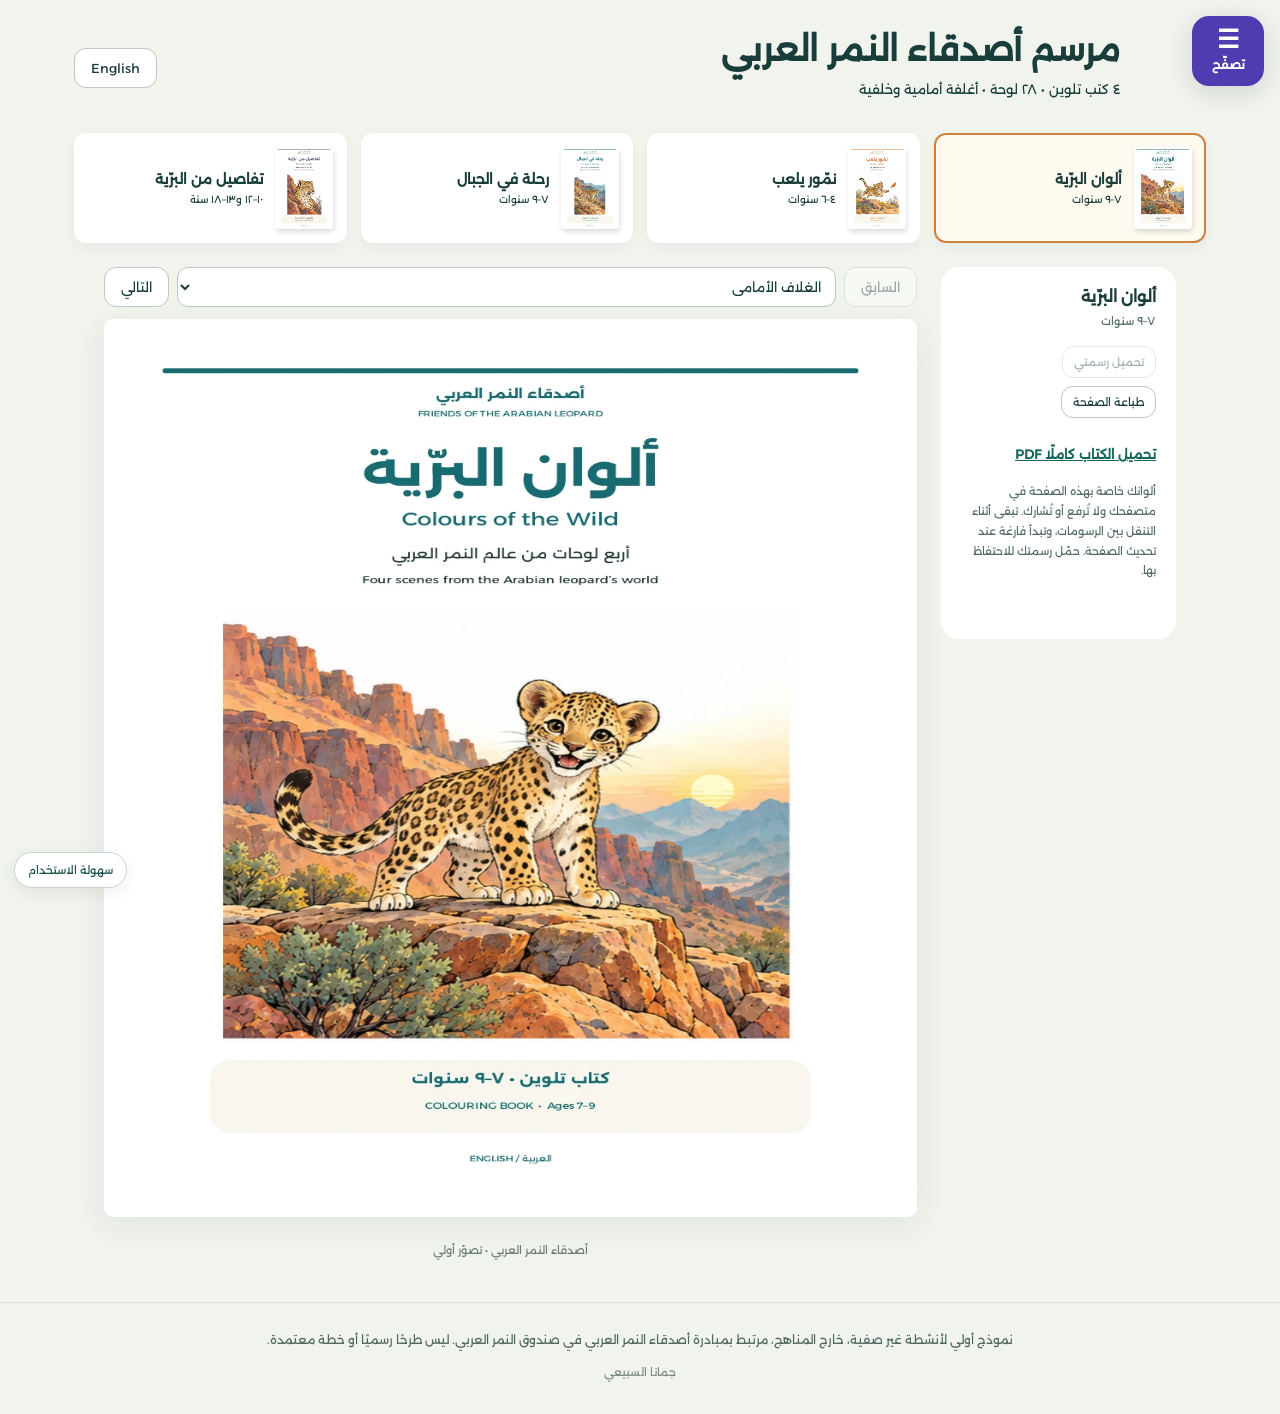
<file: arabian-leopard-friends/colouring/index.html>
<!doctype html><html lang="ar" dir="rtl"><head><meta name="robots" content="noindex,nofollow"><meta charset="utf-8"><meta name="viewport" content="width=device-width,initial-scale=1"><title>كتب التلوين | أصدقاء النمر العربي</title><style>
@font-face{font-family:Alex;src:url('../assets/alexandria-400.woff')}*{box-sizing:border-box}body{margin:0;background:#f1f3ed;color:#183d3b;font-family:Alex,Arial,sans-serif}button,select{font:inherit;font-size:13px;cursor:pointer}button{border:1px solid #bbc8c3;background:#fff;border-radius:12px;padding:11px 16px;color:inherit}button:hover{background:#f8e4b5}button:disabled{opacity:.4;cursor:default}button:focus-visible,select:focus-visible,canvas:focus-visible{outline:3px solid #d56f33;outline-offset:3px}header{max-width:1180px;margin:auto;padding:28px 24px 16px;display:flex;align-items:center;gap:20px}header div{flex:1}h1{font-size:clamp(22px,3vw,34px);margin:0 0 8px}p{font-size:13px;line-height:1.8;margin:6px 0}.books{max-width:1180px;padding:0 24px;margin:10px auto 24px;display:grid;grid-template-columns:repeat(4,1fr);gap:14px}.book{padding:12px;text-align:start;display:flex;align-items:center;gap:12px;background:#fff;border:2px solid transparent;box-shadow:0 5px 14px #183d3b0b}.book[aria-pressed=true]{border-color:#cf813e;background:#fffaf0}.book img{width:58px;border-radius:4px;box-shadow:1px 3px 5px #0002}.book strong{font-size:14px;display:block}.book small{font-size:10px;display:block;margin-top:5px}.workspace{max-width:1120px;margin:0 auto 35px;padding:0 24px;display:grid;grid-template-columns:235px minmax(0,1fr);gap:24px;align-items:start}aside{position:sticky;top:18px;padding:20px;background:#fff;border-radius:18px}.tools{display:flex;gap:8px;flex-wrap:wrap;margin:14px 0}.tools button{font-size:11px;padding:8px 11px}.tools button[aria-pressed=true]{background:#1e605d;color:#fff}.palette{display:grid;grid-template-columns:repeat(4,1fr);gap:9px;margin:14px 0}.swatch{width:36px;height:36px;border-radius:50%;padding:0;border:2px solid #ddd}.swatch[aria-pressed=true]{outline:3px solid #253b39;outline-offset:2px}.reader{min-width:0}.nav{display:flex;gap:8px;align-items:center;margin-bottom:12px}.nav select{flex:1;min-width:0;max-width:100%;padding:10px;border:1px solid #b9c7c2;border-radius:11px;color:inherit;background:#fff}article{background:#fff;padding:24px;min-height:500px;border-radius:9px;box-shadow:0 8px 35px #153c3a12}article h2{font-size:24px;text-align:center;margin:5px 0 8px}article p{text-align:center}canvas,#cover{display:block;max-width:100%;width:auto;height:auto;max-height:850px;margin:0 auto}canvas{touch-action:none;cursor:crosshair}#cover{width:100%}[hidden]{display:none!important}.hint{font-size:11px;color:#536c66}.status{font-size:12px;min-height:20px;margin-top:12px}.brand{font-size:11px;text-align:center;padding-top:18px;color:#697d76}.busy{pointer-events:none;opacity:.75}@media(max-width:750px){header{padding:20px 16px}.books{padding:0 16px;grid-template-columns:repeat(2,1fr);gap:9px}.workspace{padding:0 12px;grid-template-columns:1fr;gap:14px}aside{position:static;padding:14px}.palette{display:flex;flex-wrap:wrap}.tools{margin:8px 0}article{padding:14px}.book{padding:8px}.book img{width:42px}.book strong{font-size:12px}.nav button{padding:10px 8px}h1{font-size:22px}}@media print{@page{size:A4;margin:12mm}body{background:#fff}header,.books,aside,.nav,.status,.brand{display:none!important}.workspace{display:block;padding:0;margin:0;max-width:none}article{box-shadow:none;padding:0;min-height:0}article h2{font-size:20px}article p{font-size:10px}canvas{max-height:235mm;max-width:170mm}#cover{max-height:270mm;width:auto;margin:auto}}
</style><link rel="stylesheet" href="../navigation.css"><script type="module" src="../navigation.mjs"></script><style>body>header{padding-inline-start:110px}.download-book{display:block;color:#17665c;padding:14px 0;font-size:13px;font-weight:bold}.concept-footer{font-family:Alex,Arial}.menu-launch,.access-launch{font-family:Alex,Arial}@media(max-width:600px){body>header{padding-inline-start:85px}}@media print{.download-book{display:none}}</style></head><body><header><div><h1 id="heading"></h1><p id="intro"></p></div><button id="language">English</button></header><nav class="books" id="books" aria-label="كتب التلوين"></nav><main class="workspace"><aside><strong id="bookTitle"></strong><p class="hint" id="bookInfo"></p><div id="painting"><p id="paintHint"></p><div class="palette" id="palette"></div><div class="tools"><button data-mode="fill"></button><button data-mode="brush"></button><button data-mode="erase"></button></div><div class="tools"><button id="undo"></button><button id="clear"></button></div><label for="brush" id="brushLabel"></label><input id="brush" type="range" min="3" max="28" value="12" aria-label="Brush size"></div><div class="tools"><button id="save"></button><button id="print"></button></div><a id="download-book" class="download-book" download></a><p class="hint" id="saveHint"></p><p id="status" class="status" role="status" aria-live="polite"></p></aside><section class="reader"><div class="nav"><button id="previous"></button><select id="pages" aria-label="اختر الصفحة"></select><button id="next"></button></div><article id="paper"><h2 id="title"></h2><img id="cover" alt=""><canvas id="drawing" tabindex="0" aria-label="صفحة تلوين"></canvas><p id="caption"></p></article><p class="brand" id="brand"></p></section></main><script type="module">
import {lang as siteLang,setLanguage} from "../locale.mjs";

const BOOKS=[{"id": "wild-colours", "file": "Arabian-Leopard-Colouring-Book.pdf", "title": "ألوان البرّية", "en": "Colours of the Wild", "age": "٧–٩ سنوات", "age_en": "Ages 7–9", "colour": "#176C70", "accent": "#D98A48", "cover": 0, "existing": true, "tag": "أربع لوحات من عالم النمر العربي", "tag_en": "Four scenes from the Arabian leopard’s world", "back_title": "امنح البرّية ألوانك", "back_en": "Give the wild your colours", "back": "assets/wild-colours-back.webp", "back_text_en": "From sunrise in the mountains to a quiet shelter, discover four scenes of the Arabian leopard and its habitat. Choose your colours, notice the details and make each page your own.", "pages": [["صباح الجبال", "Mountain morning", "لوّن الجبال بألوان الشروق.", "Give the mountains the colours of sunrise.", "colouring-1.webp", "assets/colouring-1.webp"], ["في ظلّ الشجرة", "Under the tree", "اختر لونًا للظلّ ولونًا للصخور.", "Choose colours for the shade and the rocks.", "colouring-2.webp", "assets/colouring-2.webp"], ["ماء الحياة", "Water for life", "لوّن الماء وما حوله من نباتات.", "Colour the water and the plants around it.", "colouring-3.webp", "assets/colouring-3.webp"], ["ليلة في المأوى", "A night at home", "لوّن السماء وأضف نجمة من خيالك.", "Colour the sky and add a star of your own.", "colouring-4.webp", "assets/colouring-4.webp"]], "front": "assets/wild-colours-front.webp"}, {"id": "namour-plays", "file": "Namour-Plays-Colouring-Book.pdf", "title": "نمّور يلعب", "en": "Namour at Play", "age": "٤–٦ سنوات", "age_en": "Ages 4–6", "colour": "#D87535", "accent": "#F5C957", "cover": 1, "tag": "قفزات صغيرة وألوان كثيرة", "tag_en": "Little leaps, lots of colour", "back_title": "كل حركة… لوحة جديدة", "back_en": "A new picture in every move", "back": "assets/namour-plays-back.webp", "back_text_en": "A drifting leaf, a rock to peek around and a nap after play. Eight pictures with clear outlines and roomy shapes invite young artists to colour at their own pace.", "pages": [["ورقة تطير", "A drifting leaf", "أي لون تختار للورقة؟", "What colour will you choose for the leaf?", "play-a-1.png", "assets/play-a-1.png"], ["تمدّد يا نمّور!", "A big stretch!", "لوّن نمّور والصخرتين.", "Colour Namour and the two rocks.", "play-a-2.png", "assets/play-a-2.png"], ["خطوة… خطوة", "One step at a time", "اختر لونًا مختلفًا لكل حجر.", "Choose a different colour for each stone.", "play-a-3.png", "assets/play-a-3.png"], ["دحرجة مرحة", "A playful roll", "لوّن الرمل بألوانك المفضلة.", "Colour the sand with your favourite colours.", "play-a-4.png", "assets/play-a-4.png"], ["قفزة صغيرة", "A little leap", "أضف خطوطًا تبين اتجاه القفزة.", "Add lines to show the direction of the leap.", "play-b-1.png", "assets/play-b-1.png"], ["فراشة تمرّ", "A butterfly passes", "امنح الفراشة لونين تحبهما.", "Give the butterfly two colours you love.", "play-b-2.png", "assets/play-b-2.png"], ["من خلف الصخرة", "A peek around the rock", "أين ذيل نمّور؟ لوّنه.", "Can you spot Namour’s tail? Colour it.", "play-b-3.png", "assets/play-b-3.png"], ["وقت الغفوة", "Nap time", "اختر ألوانًا هادئة للمشهد.", "Choose calm colours for the scene.", "play-b-4.png", "assets/play-b-4.png"]], "front": "assets/namour-plays-front.webp"}, {"id": "mountain-journey", "file": "Mountain-Journey-Colouring-Book.pdf", "title": "رحلة في الجبال", "en": "A Mountain Journey", "age": "٧–٩ سنوات", "age_en": "Ages 7–9", "colour": "#277A80", "accent": "#D69961", "cover": 2, "tag": "ثمانية مشاهد على دروب البرّية", "tag_en": "Eight scenes along wild mountain trails", "back_title": "لكل منعطف حكاية", "back_en": "A story around every bend", "back": "assets/mountain-journey-back.webp", "back_text_en": "A rocky trail, a little pool and an ibex on a distant cliff. Follow eight different scenes with your eyes and imagine the mountains changing from daylight to a quiet night.", "pages": [["درب بين القمم", "A trail between peaks", "اجعل القمم البعيدة أفتح لونًا.", "Make the distant peaks lighter in colour.", "journey-a-1.png", "assets/journey-a-1.png"], ["بركة بين الصخور", "A rocky pool", "جرّب لونين لإظهار انعكاس الماء.", "Try two colours for the water’s reflections.", "journey-a-2.png", "assets/journey-a-2.png"], ["وعل على القمة", "An ibex on the cliff", "لوّن المسافة بين القمتين بطريقتك.", "Use colour to show the space between the cliffs.", "journey-a-3.png", "assets/journey-a-3.png"], ["استراحة في الظل", "A rest in the shade", "أين يقع ظل الشجرة؟ أضفه بالألوان.", "Where does the tree’s shadow fall? Add it in colour.", "journey-a-4.png", "assets/journey-a-4.png"], ["على ضوء القمر", "By moonlight", "اختر لوحة ألوان ليلية.", "Choose a night-time colour palette.", "journey-b-1.png", "assets/journey-b-1.png"], ["درجات صخرية", "Rocky steps", "أظهر ارتفاع الصخور بتدرّج الألوان.", "Use different shades to show the rocky steps.", "journey-b-2.png", "assets/journey-b-2.png"], ["نسمة فوق الجبل", "A mountain breeze", "لوّن الأوراق وحدّد اتجاه حركتها.", "Colour the leaves and show which way they move.", "journey-b-3.png", "assets/journey-b-3.png"], ["هدوء المأوى", "A quiet shelter", "وازن بين ألوان الداخل والخارج.", "Balance the colours inside and outside the shelter.", "journey-b-4.png", "assets/journey-b-4.png"]], "front": "assets/mountain-journey-front.webp"}, {"id": "wild-details", "file": "Details-of-the-Wild-Colouring-Book.pdf", "title": "تفاصيل من البرّية", "en": "Details of the Wild", "age": "١٠–١٢ و١٣–١٨ سنة", "age_en": "Ages 10–12 and 13–18", "colour": "#5D5271", "accent": "#BE9858", "cover": 3, "tag": "تأمل، ظلّل، واكتشف التفاصيل", "tag_en": "Observe, shade and discover the details", "back_title": "خذ وقتك في كل خط", "back_en": "Take your time with every line", "back": "assets/wild-details-back.webp", "back_text_en": "Leopard rosettes, rock layers, ibex horns and roots holding onto a mountainside. Eight detailed drawings give you space to explore colour, light, texture and shading.", "pages": [["ملامح النمر العربي", "An Arabian leopard portrait", "لاحظ اختلاف الوردات عن بقع الوجه الصغيرة.", "Notice how the rosettes differ from the small facial spots.", "details-a-1.png", "assets/details-a-1.png"], ["على المنحدر", "Along the slope", "اختر اتجاهًا واحدًا للضوء وأظهره بالتظليل.", "Choose one direction for the light and shade accordingly.", "details-a-2.png", "assets/details-a-2.png"], ["الوعل والصخور", "An ibex among rocks", "جرّب ملمسين مختلفين للفرو والصخر.", "Try different textures for the coat and the rocks.", "details-a-3.png", "assets/details-a-3.png"], ["الوَبْر الصخري", "Rock hyraxes", "ميّز بين الصخر والنبات والفرو بدرجات اللون.", "Separate rock, plants and fur with different colour values.", "details-a-4.png", "assets/details-a-4.png"], ["فوق الحافة", "Above the ledge", "استخدم درجات أفتح للمشهد البعيد.", "Use lighter tones for the distant landscape.", "details-b-1.png", "assets/details-b-1.png"], ["جذور في الصخر", "Roots in the rock", "تتبّع الجذور وتشققات الحجر بألوانك.", "Follow the roots and rock fissures with colour.", "details-b-2.png", "assets/details-b-2.png"], ["خطوات هادئة", "Quiet steps", "لوّن الوردات مع الحفاظ على تفاصيلها.", "Colour around the rosettes, keeping their details clear.", "details-b-3.png", "assets/details-b-3.png"], ["الوادي عند المساء", "An evening valley", "ابنِ عمق الوادي بثلاث درجات لونية.", "Build depth in the valley with three colour values.", "details-b-4.png", "assets/details-b-4.png"]], "front": "assets/wild-details-front.webp"}];
const $=id=>document.getElementById(id);let lang=siteLang(),book=Math.max(0,BOOKS.findIndex(b=>b.id===new URLSearchParams(location.search).get('book'))),page=Math.max(0,Math.min(BOOKS[book].pages.length+1,Number(new URLSearchParams(location.search).get('page'))||0)),colour='#E7B15C',mode='fill',busy=false,drag=false,previousPoint=null,loadNumber=0;
const canvas=$('drawing'),ctx=canvas.getContext('2d',{willReadFrequently:true}),line=document.createElement('canvas'),paint=document.createElement('canvas'),lc=line.getContext('2d',{willReadFrequently:true}),pc=paint.getContext('2d',{willReadFrequently:true});let barriers=null,undo=[],saved=new Map();
const colours=[['#E7B15C','ذهبي','Gold'],['#C77D51','طيني','Clay'],['#748467','أخضر','Green'],['#699FB1','أزرق','Blue'],['#E6CE95','رملي','Sand'],['#A37DAD','بنفسجي','Purple'],['#E98887','مرجاني','Coral'],['#676C70','رمادي','Grey'],['#4A3531','بني','Brown'],['#F2DB55','أصفر','Yellow'],['#202B2A','داكن','Dark'],['#FFFFFF','أبيض','White']];
const t=(a,e)=>lang==='ar'?a:e;const current=()=>BOOKS[book];const key=()=>book+':'+page;const interior=()=>page>0&&page<=current().pages.length;
function compose(){ctx.fillStyle='#fff';ctx.fillRect(0,0,canvas.width,canvas.height);ctx.drawImage(paint,0,0);ctx.globalCompositeOperation='multiply';ctx.drawImage(line,0,0);ctx.globalCompositeOperation='source-over';}
function stash(){if(interior()&&!busy&&paint.width)saved.set(key(),paint.toDataURL('image/png'));}
function remember(){undo.push(pc.getImageData(0,0,paint.width,paint.height));if(undo.length>8)undo.shift();$('undo').disabled=false;}
function state(){document.documentElement.lang=lang;document.documentElement.dir=lang==='ar'?'rtl':'ltr';$('heading').textContent=t('مرسم أصدقاء النمر العربي','Friends of the Arabian Leopard: Art Studio');$('intro').textContent=t('٤ كتب تلوين • ٢٨ لوحة • أغلفة أمامية وخلفية','4 colouring books • 28 drawings • Front and back covers');$('language').textContent=t('English','العربية');$('books').innerHTML=BOOKS.map((b,i)=>`<button class="book" data-book="${i}" aria-pressed="${i===book}"><img src="${b.front}" alt=""><span><strong>${t(b.title,b.en)}</strong><small>${t(b.age,b.age_en)}</small></span></button>`).join('');$('books').querySelectorAll('button').forEach(b=>b.onclick=()=>{stash();book=+b.dataset.book;page=0;load();});$('bookTitle').textContent=t(current().title,current().en);$('bookInfo').textContent=t(current().age,current().age_en);$('download-book').href='../downloads/'+current().file;$('download-book').textContent=t('تحميل الكتاب كاملًا PDF','Download the full book PDF');$('paintHint').textContent=t('اختر لونًا ثم انقر داخل الشكل، أو استخدم الفرشاة.','Choose a colour and tap inside a shape, or use the brush.');$('brushLabel').textContent=t('حجم الفرشاة','Brush size');$('saveHint').textContent=t('ألوانك خاصة بهذه الصفحة في متصفحك ولا تُرفع أو تُشارك. تبقى أثناء التنقل بين الرسومات، وتبدأ فارغة عند تحديث الصفحة. حمّل رسمتك للاحتفاظ بها.','Your colours stay only in this browser tab and are never uploaded or shared. They remain while switching drawings and reset on reload. Download your artwork to keep it.');$('save').textContent=t('تحميل رسمتي','Save artwork');$('print').textContent=t('طباعة الصفحة','Print page');$('undo').textContent=t('تراجع','Undo');$('clear').textContent=t('مسح الألوان','Clear colours');$('previous').textContent=t('السابق','Previous');$('next').textContent=t('التالي','Next');$('brand').textContent=t('أصدقاء النمر العربي • تصوّر أولي','Friends of the Arabian Leopard • Early concept');$('previous').disabled=page===0||busy;$('next').disabled=page===current().pages.length+1||busy;$('save').disabled=!interior()||busy;$('painting').hidden=!interior();$('pages').innerHTML=[t('الغلاف الأمامي','Front cover'),...current().pages.map((p,i)=>(i+1)+' · '+t(p[0],p[1])),t('الغلاف الخلفي','Back cover')].map((s,i)=>`<option value="${i}" ${i===page?'selected':''}>${s}</option>`).join('');$('palette').innerHTML=colours.map(([c,a,e])=>`<button class="swatch" style="background:${c}" aria-label="${t(a,e)}" aria-pressed="${c===colour}" data-colour="${c}"></button>`).join('');$('palette').querySelectorAll('button').forEach(b=>b.onclick=()=>{colour=b.dataset.colour;state();});document.querySelectorAll('[data-mode]').forEach(b=>{b.textContent=({fill:t('تعبئة','Fill'),brush:t('فرشاة','Brush'),erase:t('ممحاة','Erase')})[b.dataset.mode];b.setAttribute('aria-pressed',String(mode===b.dataset.mode));b.onclick=()=>{mode=b.dataset.mode;state();};});if(interior()){const p=current().pages[page-1];$('title').textContent=t(p[0],p[1]);$('caption').textContent=t(p[2],p[3]);canvas.setAttribute('aria-label',t(p[0],p[1]));}}
async function getImage(src){return new Promise((resolve,reject)=>{const im=new Image();im.onload=()=>resolve(im);im.onerror=reject;im.src=src;});}
async function load(){const token=++loadNumber;busy=true;undo=[];drag=false;$('undo').disabled=true;$('status').textContent='';state();const inside=interior();canvas.hidden=!inside;$('cover').hidden=inside;$('title').hidden=!inside;$('caption').hidden=!inside;if(!inside){$('cover').src=page===0?current().front:current().back;$('cover').alt=t(current().title,current().en)+' · '+(page===0?t('الغلاف الأمامي','Front cover'):t('الغلاف الخلفي','Back cover'));busy=false;state();return;}try{const im=await getImage(current().pages[page-1][5]);if(token!==loadNumber)return;for(const c of [canvas,line,paint]){c.width=im.width;c.height=im.height;}lc.drawImage(im,0,0);const data=lc.getImageData(0,0,im.width,im.height).data;barriers=new Uint8Array(im.width*im.height);for(let i=0;i<barriers.length;i++)barriers[i]=Math.min(data[i*4],data[i*4+1],data[i*4+2])<165?1:0;if(saved.has(key())){const prior=await getImage(saved.get(key()));if(token!==loadNumber)return;pc.drawImage(prior,0,0);}compose();busy=false;state();}catch(e){busy=false;$('status').textContent=t('تعذّر فتح الصفحة. أعد اختيار الكتاب.','Could not load this page. Select the book again.');}}
function flood(x,y){const w=canvas.width,h=canvas.height,origin=y*w+x;if(barriers[origin])return;const data=pc.getImageData(0,0,w,h),d=data.data,target=Array.from(d.slice(origin*4,origin*4+4));const fill=[parseInt(colour.slice(1,3),16),parseInt(colour.slice(3,5),16),parseInt(colour.slice(5,7),16),255];if(target.every((v,i)=>v===fill[i]))return;remember();const visited=new Uint8Array(w*h),stack=[origin];const same=i=>!visited[i]&&!barriers[i]&&target.every((v,j)=>Math.abs(d[i*4+j]-v)<8);while(stack.length){const idx=stack.pop();if(!same(idx))continue;const row=(idx/w)|0;let left=idx;while(left%w>0&&same(left-1))left--;let up=false,down=false;for(let i=left;i<row*w+w&&same(i);i++){visited[i]=1;d.set(fill,i*4);if(row>0){const ok=same(i-w);if(ok&&!up)stack.push(i-w);up=ok;}if(row<h-1){const ok=same(i+w);if(ok&&!down)stack.push(i+w);down=ok;}}}pc.putImageData(data,0,0);compose();}
function point(e){const r=canvas.getBoundingClientRect();return{x:Math.max(0,Math.min(canvas.width-1,Math.round((e.clientX-r.left)*canvas.width/r.width))),y:Math.max(0,Math.min(canvas.height-1,Math.round((e.clientY-r.top)*canvas.height/r.height)))};}
canvas.onpointerdown=e=>{if(busy||!interior())return;e.preventDefault();const p=point(e);if(mode==='fill'){flood(p.x,p.y);return;}remember();drag=true;previousPoint=p;canvas.setPointerCapture(e.pointerId);stroke(p);};
function stroke(p){pc.globalCompositeOperation=mode==='erase'?'destination-out':'source-over';pc.strokeStyle=colour;pc.fillStyle=colour;pc.lineWidth=+$('brush').value;pc.lineCap='round';pc.lineJoin='round';pc.beginPath();pc.moveTo(previousPoint.x,previousPoint.y);pc.lineTo(p.x+.01,p.y+.01);pc.stroke();pc.globalCompositeOperation='source-over';previousPoint=p;compose();}
canvas.onpointermove=e=>{if(drag)stroke(point(e));};canvas.onpointerup=canvas.onpointercancel=()=>{drag=false;previousPoint=null;};
$('undo').onclick=()=>{const last=undo.pop();if(last){pc.putImageData(last,0,0);compose();}$('undo').disabled=!undo.length;};$('clear').onclick=()=>{remember();pc.clearRect(0,0,paint.width,paint.height);compose();};$('previous').onclick=()=>{stash();page--;load();};$('next').onclick=()=>{stash();page++;load();};$('pages').onchange=e=>{stash();page=+e.target.value;load();};$('language').onclick=()=>setLanguage(lang==='ar'?'en':'ar');window.addEventListener('languagechange',()=>{lang=siteLang();state();});$('print').onclick=()=>window.print();$('save').onclick=()=>{const a=document.createElement('a');a.href=canvas.toDataURL('image/png');a.download=current().id+'-'+page+'.png';a.click();$('status').textContent=t('تم تجهيز رسمتك للتحميل.','Your artwork is ready to download.');};load();
</script></body></html>
</file>
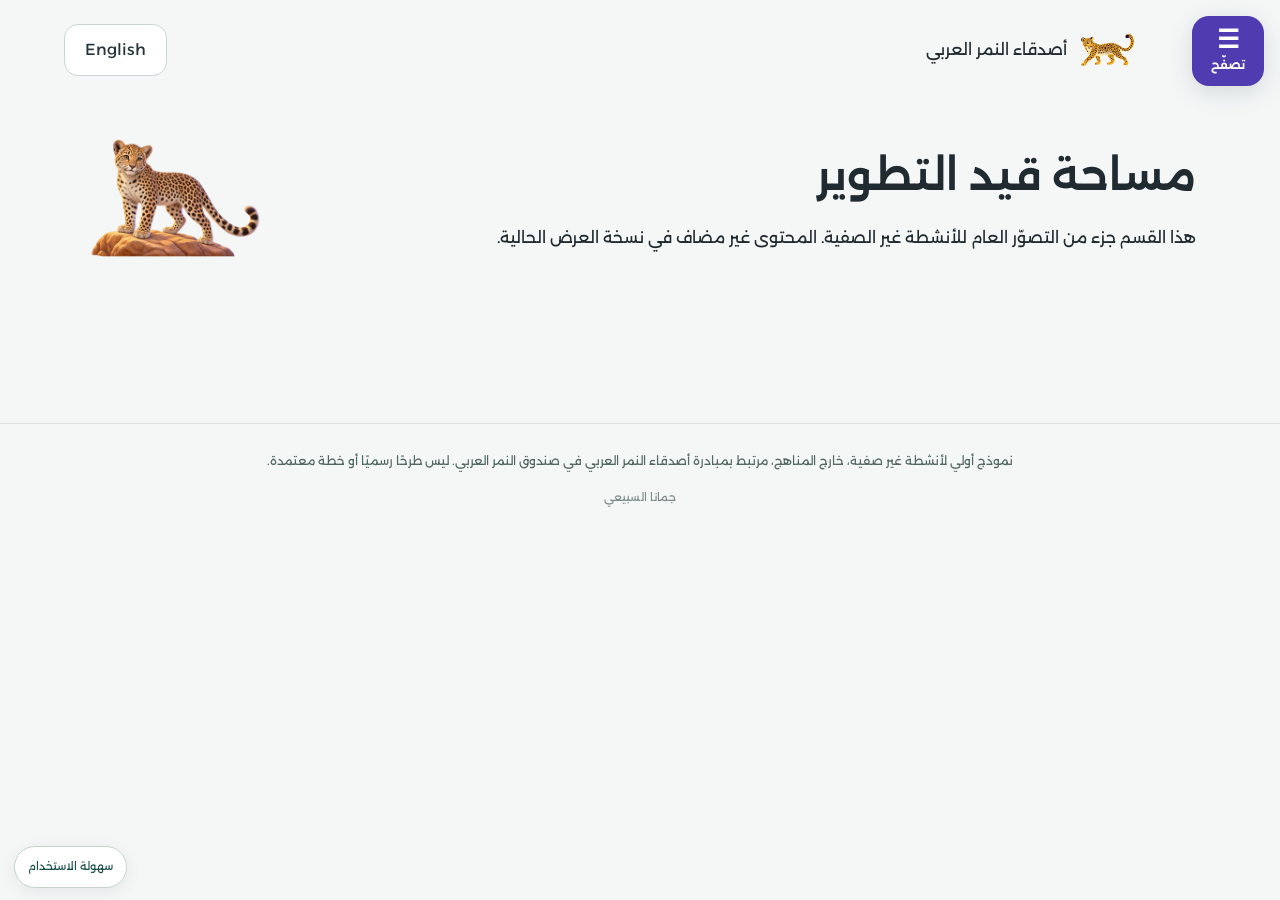
<file: arabian-leopard-friends/discover/index.html>
<!doctype html><html lang="ar" dir="rtl"><head><meta name="robots" content="noindex,nofollow"><meta charset="utf-8"><meta name="viewport" content="width=device-width,initial-scale=1"><title>اكتشف | أصدقاء النمر العربي</title><link rel="stylesheet" href="../teachers/teachers.css"><script type="module" src="./placeholder.mjs"></script><link rel="stylesheet" href="../navigation.css"><script type="module" src="../navigation.mjs"></script></head><body><header class="edu-header"><a href="../"><img src="../assets/brand-icon.png" alt=""><span data-ar="أصدقاء النمر العربي" data-en="Arabian Leopard Friends">أصدقاء النمر العربي</span></a><button type="button" data-lang-toggle>English</button></header><main class="edu-main"><div class="edu-heading"><div><p class="eyebrow" id="audience-label"></p><h1 id="explore-title"></h1><p id="explore-description"></p></div><img src="../assets/hero-leopard.webp" alt=""></div><nav id="age-tabs"></nav><nav id="resource-tabs"></nav><section id="explore-content"></section></main></body></html>
</file>
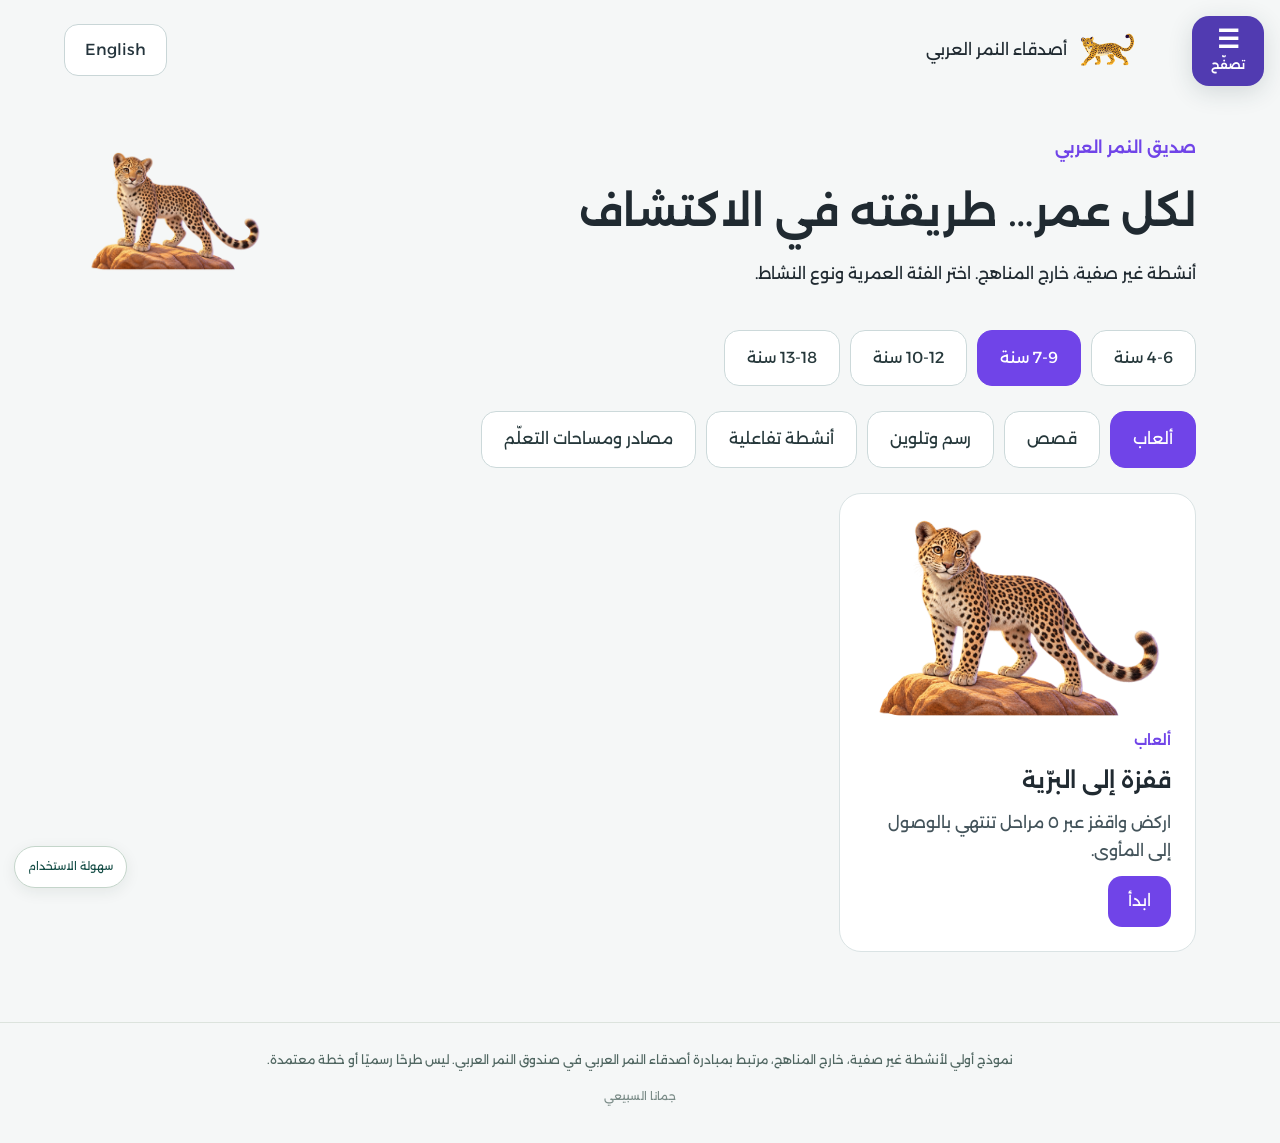
<file: arabian-leopard-friends/explore/index.html>
<!doctype html><html lang="ar" dir="rtl"><head><meta name="robots" content="noindex,nofollow"><meta charset="utf-8"><meta name="viewport" content="width=device-width,initial-scale=1"><title>اكتشف | أصدقاء النمر العربي</title><link rel="stylesheet" href="../teachers/teachers.css"><script type="module" src="./explore.mjs"></script><link rel="stylesheet" href="../navigation.css"><script type="module" src="../navigation.mjs"></script></head><body><header class="edu-header"><a href="../"><img src="../assets/brand-icon.png" alt=""><span data-ar="أصدقاء النمر العربي" data-en="Arabian Leopard Friends">أصدقاء النمر العربي</span></a><button type="button" data-lang-toggle>English</button></header><main class="edu-main"><div class="edu-heading"><div><p class="eyebrow" id="audience-label"></p><h1 id="explore-title"></h1><p id="explore-description"></p></div><img src="../assets/hero-leopard.webp" alt=""></div><nav id="age-tabs"></nav><nav id="resource-tabs"></nav><section id="explore-content"></section></main></body></html>
</file>
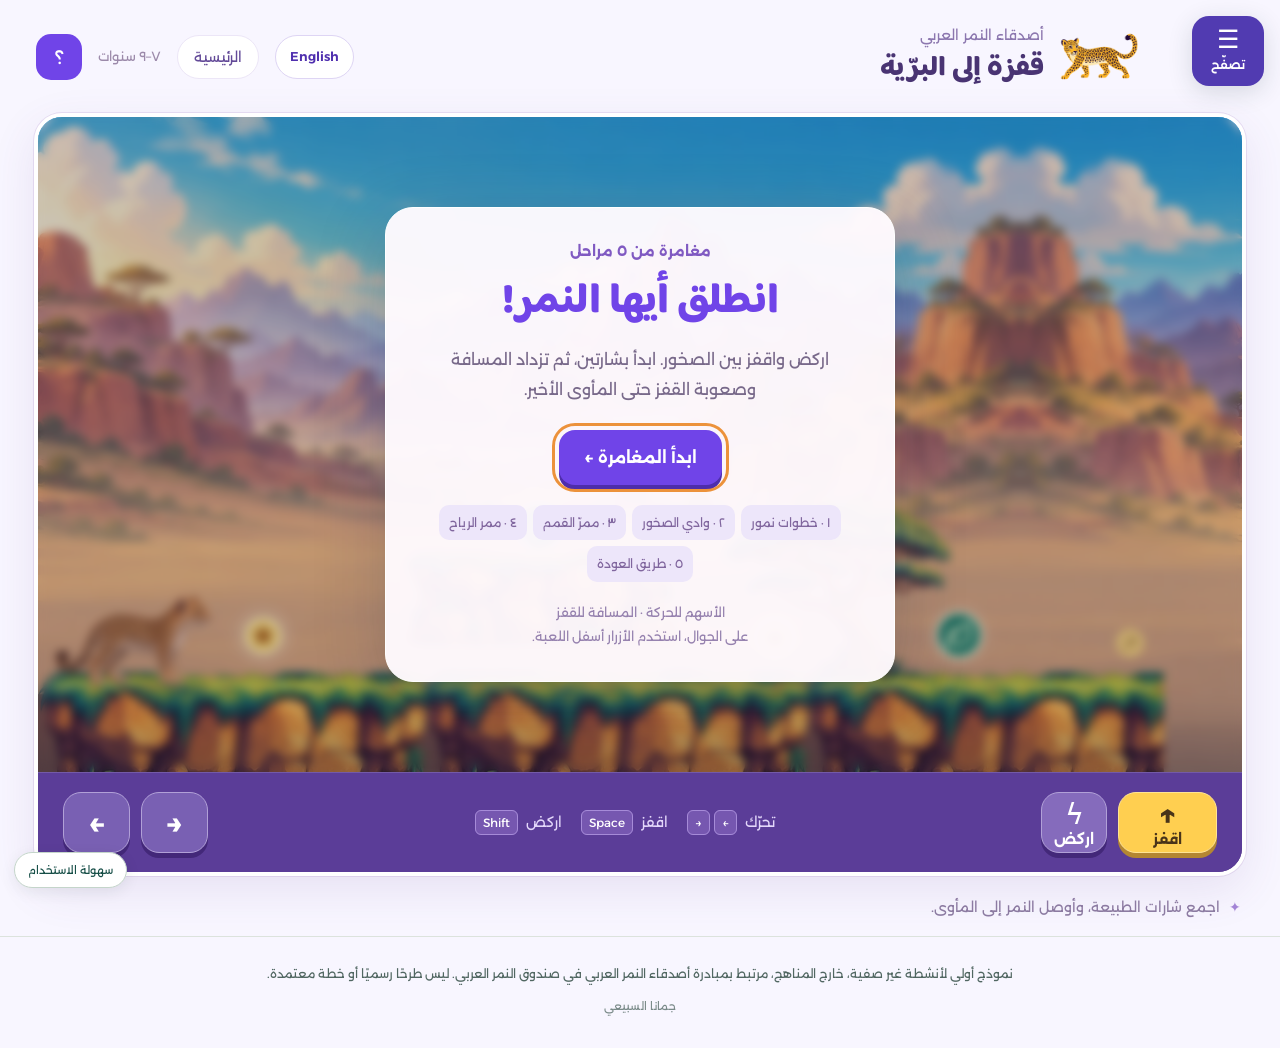
<file: arabian-leopard-friends/game/index.html>
<!doctype html>
<html lang="ar" dir="rtl">
<head><meta name="robots" content="noindex,nofollow">
<meta charset="utf-8"><meta name="viewport" content="width=device-width, initial-scale=1, viewport-fit=cover">
<meta name="theme-color" content="#7044e8"><meta name="description" content="تحكّم بالنمر العربي، اركض واقفز واستكشف خمس مراحل جبلية، واجمع شارات الطبيعة في طريقك إلى المأوى.">
<title>مغامرة النمر العربي | العب بالنمر</title>
<link rel="icon" type="image/png" href="../assets/brand-icon.png">
<link rel="stylesheet" href="./style.css"><link rel="stylesheet" href="./navigation.css"><script type="module" src="./app.mjs"></script>
<link rel="stylesheet" href="../navigation.css"><script type="module" src="../navigation.mjs"></script></head>
<body data-title-ar="مغامرة النمر العربي | العب بالنمر" data-title-en="Into the Wild | Arabian Leopard Friends">
<div class="app">
<header class="topbar"><a class="wordmark home-link" href="../" aria-label="العودة إلى أصدقاء النمر العربي" data-ar-aria-label="العودة إلى أصدقاء النمر العربي" data-en-aria-label="Back to Arabian Leopard Friends"><img class="mark" src="../assets/brand-icon.png" width="54" height="54" alt=""><div><span class="small-brand"><span data-ar="أصدقاء النمر العربي" data-en="Arabian Leopard Friends">أصدقاء النمر العربي</span></span><h1><span data-ar="قفزة إلى البرّية" data-en="Into the Wild">قفزة إلى البرّية</span></h1></div></a><div class="topbar-right"><button type="button" class="language-switch" data-lang-toggle>English</button><a class="home-link back-home" href="../"><span data-ar="الرئيسية" data-en="Home">الرئيسية</span></a><span class="age-tag"><span data-ar="٧–٩ سنوات" data-en="Ages 7–9">٧–٩ سنوات</span></span><button type="button" id="help-button" class="utility" data-ar="؟" data-en="?" aria-label="طريقة اللعب" data-ar-aria-label="طريقة اللعب" data-en-aria-label="How to play">؟</button></div></header>
<main id="game-shell" class="game-shell">
 <div class="game-surface" id="game-surface">
  <canvas id="game-canvas" tabindex="0" role="application" aria-label="مغامرة النمر العربي. استخدم السهمين للحركة، والمسافة للقفز، وشفت للركض. اضغط المسافة مرة ثانية في الهواء لقفزة مزدوجة." data-ar-aria-label="مغامرة النمر العربي. استخدم السهمين للحركة، والمسافة للقفز، وشفت للركض. اضغط المسافة مرة ثانية في الهواء لقفزة مزدوجة." data-en-aria-label="Arabian leopard adventure. Use arrow keys to move, Space to jump, and Shift to run. Press Space again in mid-air to double jump."><span data-ar="تحتاج اللعبة إلى متصفح يدعم الرسم على الشاشة." data-en="This game needs a browser that supports canvas.">تحتاج اللعبة إلى متصفح يدعم الرسم على الشاشة.</span></canvas>
  <div class="hud" id="hud" hidden>
   <div class="level-hud"><span class="level-number" id="level-number">١</span><div><span id="level-name">وادي الصخور</span><div class="journey-track" aria-label="التقدّم نحو المأوى" data-ar-aria-label="التقدّم نحو المأوى" data-en-aria-label="Progress towards the shelter"><i id="journey-fill"></i></div></div></div>
   <div class="counters"><span class="counter leaf-counter" title="شارات الطبيعة" data-ar-title="شارات الطبيعة" data-en-title="Nature badges"><span aria-hidden="true">🌿</span><b id="leaf-count">٠ / ٣</b></span><span class="counter star-counter" title="النجوم" data-ar-title="النجوم" data-en-title="Stars"><span aria-hidden="true">★</span><b id="star-count">٠</b></span></div>
   <div class="hud-buttons"><button class="hud-button" id="recover-button" type="button" aria-label="الرجوع إلى نقطة الأمان" data-ar-aria-label="الرجوع إلى نقطة الأمان" data-en-aria-label="Return to safety checkpoint">↶</button><button class="hud-button" id="sound-button" type="button" aria-label="إيقاف الأصوات" aria-pressed="true">♫</button><button class="hud-button" id="fullscreen-button" type="button" aria-label="ملء الشاشة" data-ar-aria-label="ملء الشاشة" data-en-aria-label="Fullscreen">⛶</button><button class="hud-button" id="pause-button" type="button" aria-label="إيقاف مؤقت" data-ar-aria-label="إيقاف مؤقت" data-en-aria-label="Pause">Ⅱ</button></div>
  </div>
  <div id="toast" class="toast" role="status" aria-live="polite"></div>
  <div id="overlay" class="overlay"><section class="panel loading-panel"><img class="loading-paw" src="../assets/brand-icon.png" width="55" height="55" alt=""><h2><span data-ar="نجهّز لك المغامرة…" data-en="Getting your adventure ready…">نجهّز لك المغامرة…</span></h2><p><span data-ar="لحظات ويبدأ الاستكشاف." data-en="Just a moment, explorer.">لحظات ويبدأ الاستكشاف.</span></p></section></div>
 </div>
 <div class="control-deck" id="control-deck">
  <div class="direction-controls" dir="ltr"><button type="button" class="control direction" data-control="left" aria-label="تحرّك إلى اليسار" data-ar-aria-label="تحرّك إلى اليسار" data-en-aria-label="Move left">←</button><button type="button" class="control direction" data-control="right" aria-label="تحرّك إلى اليمين" data-ar-aria-label="تحرّك إلى اليمين" data-en-aria-label="Move right">→</button></div>
  <div class="control-hint" id="control-hint"><span><span data-ar="تحرّك " data-en="Move ">تحرّك </span><kbd>←</kbd><kbd>→</kbd></span><span><span data-ar="اقفز " data-en="Jump ">اقفز </span><kbd>Space</kbd></span><span><span data-ar="اركض " data-en="Run ">اركض </span><kbd>Shift</kbd></span></div>
  <div class="action-controls"><button type="button" class="control run" data-control="run" aria-label="اضغط مطولًا للركض السريع" data-ar-aria-label="اضغط مطولًا للركض السريع" data-en-aria-label="Hold to run faster"><span aria-hidden="true">ϟ</span><small><span data-ar="اركض" data-en="Run">اركض</span></small></button><button type="button" class="control jump" data-control="jump" aria-label="اقفز، اضغط ثانية في الهواء لقفزة مزدوجة" data-ar-aria-label="اقفز، اضغط ثانية في الهواء لقفزة مزدوجة" data-en-aria-label="Jump; press again in mid-air to double jump"><span aria-hidden="true">↑</span><small><span data-ar="اقفز" data-en="Jump">اقفز</span></small></button></div>
 </div>
</main>
<footer class="footer"><span><span class="footer-spark">✦</span><span data-ar=" اجمع شارات الطبيعة، وأوصل النمر إلى المأوى." data-en=" Collect nature badges and guide the leopard home."> اجمع شارات الطبيعة، وأوصل النمر إلى المأوى.</span></span><span class="landscape-hint"><span data-ar="على الجوال؟ جرّب اللعب بالعرض ↻" data-en="On a phone? Try landscape ↻">على الجوال؟ جرّب اللعب بالعرض ↻</span></span></footer>
<div id="announcer" class="sr-only" aria-live="polite" aria-atomic="true"></div>
</div>
</body>
</html>
</file>
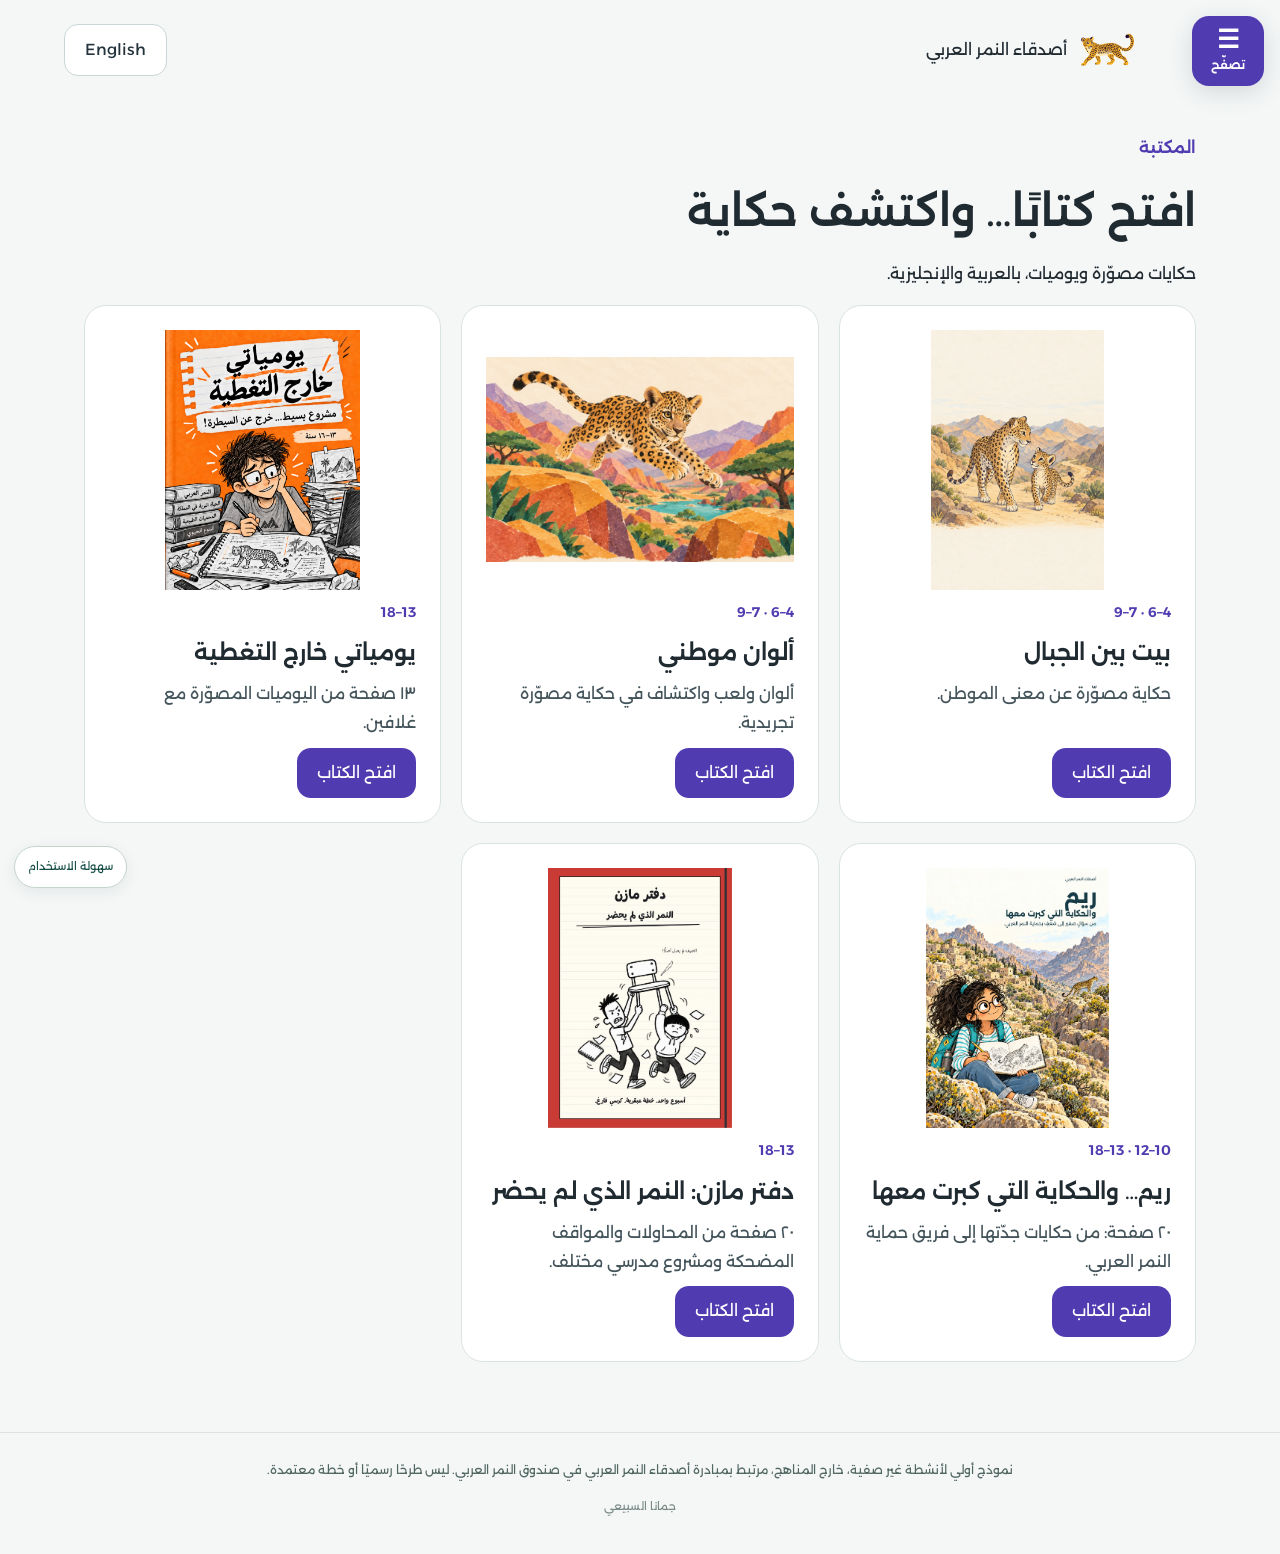
<file: arabian-leopard-friends/library/index.html>
<!doctype html><html lang="ar" dir="rtl"><head><meta name="robots" content="noindex,nofollow"><meta charset="utf-8"><meta name="viewport" content="width=device-width,initial-scale=1"><title>المكتبة | أصدقاء النمر العربي</title><link rel="stylesheet" href="../teachers/teachers.css"><script type="module" src="./library.mjs"></script><link rel="stylesheet" href="../navigation.css"><script type="module" src="../navigation.mjs"></script></head><body><header class="edu-header"><a href="../"><img src="../assets/brand-icon.png" alt=""><span data-ar="أصدقاء النمر العربي" data-en="Arabian Leopard Friends">أصدقاء النمر العربي</span></a><button type="button" data-lang-toggle>English</button></header><main class="edu-main"><div class="edu-heading"><div><p class="eyebrow" data-ar="المكتبة" data-en="The library">المكتبة</p><h1 data-ar="افتح كتابًا… واكتشف حكاية" data-en="Open a book. Find a story.">افتح كتابًا… واكتشف حكاية</h1><p data-ar="حكايات مصوّرة ويوميات، بالعربية والإنجليزية." data-en="Picture books and illustrated diaries, in Arabic and English.">حكايات مصوّرة ويوميات، بالعربية والإنجليزية.</p></div></div><div id="library-books" class="edu-grid"></div></main></body></html>
</file>
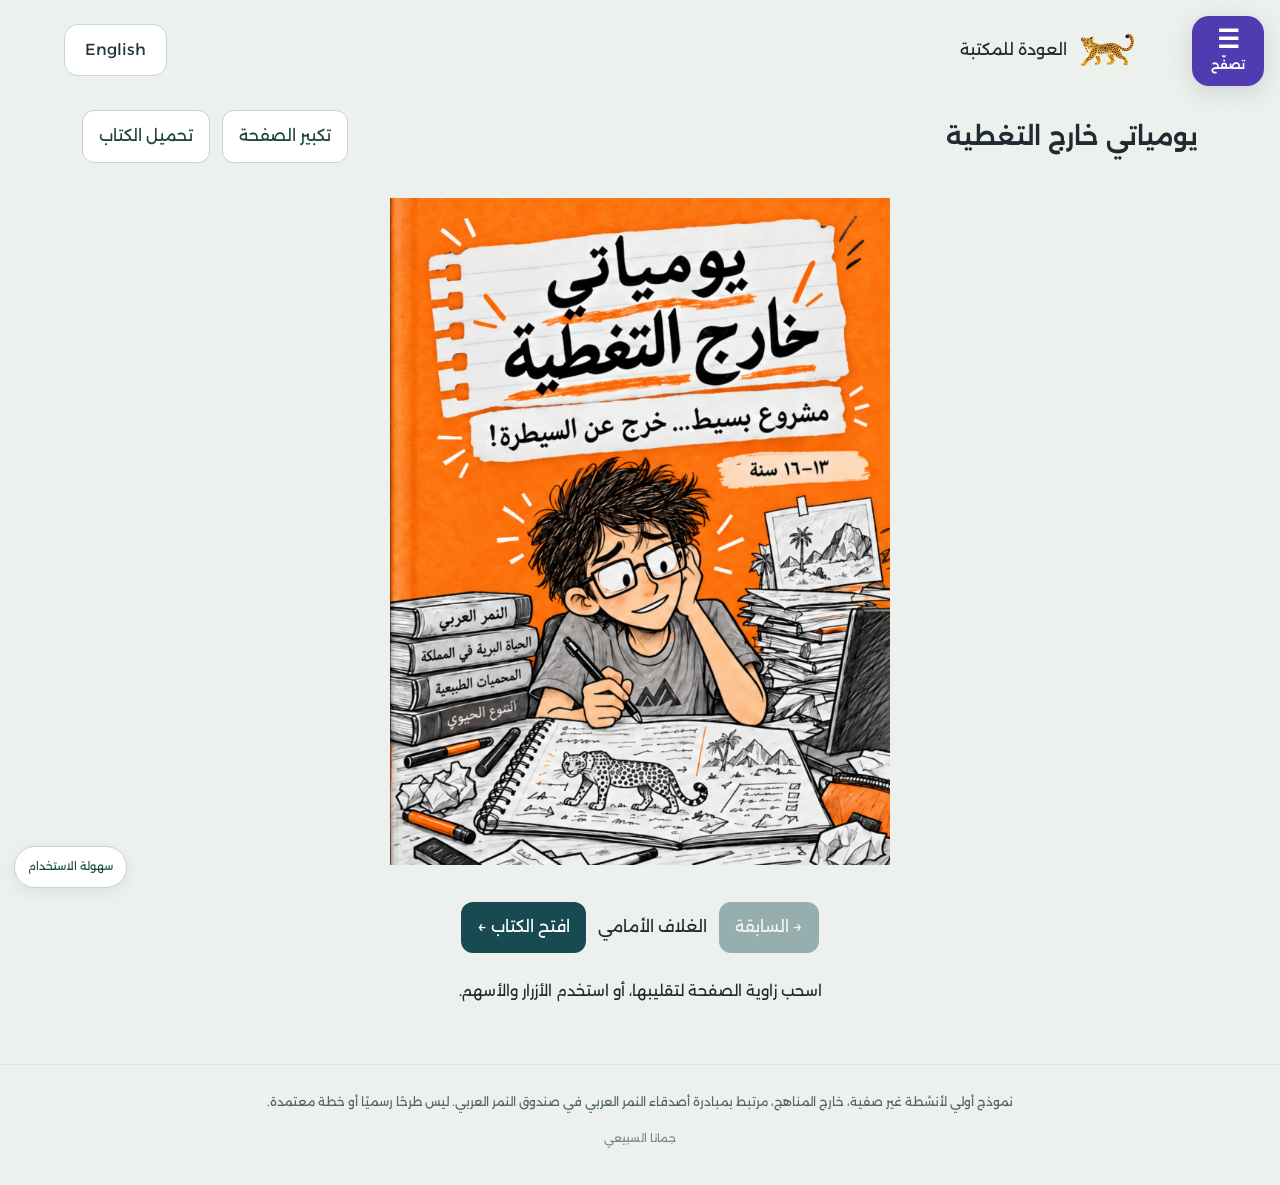
<file: arabian-leopard-friends/reader/index.html>
<!doctype html><html lang="ar" dir="rtl"><head><meta name="robots" content="noindex,nofollow"><meta charset="utf-8"><meta name="viewport" content="width=device-width,initial-scale=1"><title>قارئ الكتب | أصدقاء النمر العربي</title><link rel="stylesheet" href="../teachers/teachers.css"><link rel="stylesheet" href="./reader.css"><script type="module" src="./reader.mjs"></script><link rel="stylesheet" href="../navigation.css"><script type="module" src="../navigation.mjs"></script></head><body><header class="edu-header"><a href="../library/"><img src="../assets/brand-icon.png" alt=""><span data-ar="العودة للمكتبة" data-en="Back to the library">العودة للمكتبة</span></a><button type="button" data-lang-toggle>English</button></header><main class="reader-main"><div class="reader-tools"><h1 id="reader-title"></h1><div><button id="read-aloud" type="button"></button><button id="zoom-page" type="button" data-ar="تكبير الصفحة" data-en="Enlarge page">تكبير الصفحة</button><a id="book-pdf" download></a></div></div><div id="book-stage" class="book-stage" role="region" aria-label="صفحات الكتاب"></div><div class="reader-controls"><button id="previous-page" type="button"></button><span id="page-status" role="status" aria-live="polite"></span><button id="next-page" type="button"></button></div><p id="audio-status" role="status"></p><p class="reader-hint" data-ar="اسحب زاوية الصفحة لتقليبها، أو استخدم الأزرار والأسهم." data-en="Drag a page corner to turn it, or use the buttons and arrow keys.">اسحب زاوية الصفحة لتقليبها، أو استخدم الأزرار والأسهم.</p><div id="accessible-page" class="accessible-page"></div></main><dialog id="zoom-dialog"><button id="close-zoom" type="button" data-ar="إغلاق ×" data-en="Close ×">إغلاق ×</button><div id="zoom-content"></div></dialog></body></html>
</file>
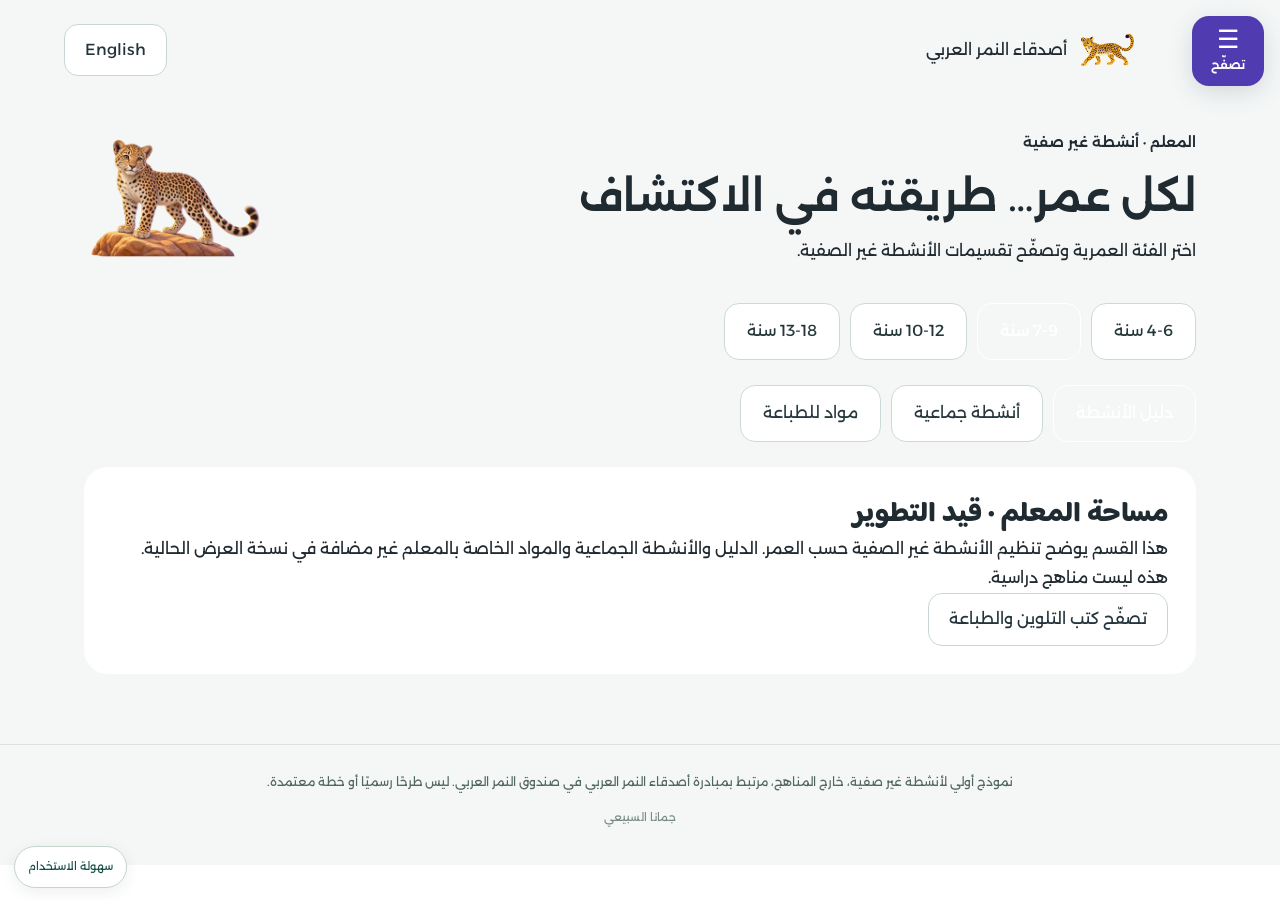
<file: arabian-leopard-friends/teachers/index.html>
<!doctype html><html lang="ar" dir="rtl"><head><meta name="robots" content="noindex,nofollow"><meta charset="utf-8"><meta name="viewport" content="width=device-width,initial-scale=1"><title>مساحة المعلم | أصدقاء النمر العربي</title><link rel="icon" href="../assets/brand-icon.png"><link rel="stylesheet" href="../styles.css"><link rel="stylesheet" href="./teachers.css"><script type="module" src="./teachers.mjs"></script><link rel="stylesheet" href="../navigation.css"><script type="module" src="../navigation.mjs"></script></head><body><div class="teacher-screen"><header class="edu-header"><a href="../"><img src="../assets/brand-icon.png" alt=""><span data-ar="أصدقاء النمر العربي" data-en="Arabian Leopard Friends">أصدقاء النمر العربي</span></a><button data-lang-toggle type="button">English</button></header><main class="edu-main"><div class="edu-heading"><div><p class="eyebrow" data-ar="المعلم · أنشطة غير صفية" data-en="Teachers · Extracurricular activities">المعلم · أنشطة غير صفية</p><h1 data-ar="لكل عمر… طريقته في الاكتشاف" data-en="A different way to discover at every age">لكل عمر… طريقته في الاكتشاف</h1><p data-ar="اختر الفئة العمرية وتصفّح تقسيمات الأنشطة غير الصفية." data-en="Choose an age group and explore the extracurricular activity sections.">اختر الفئة العمرية وتصفّح تقسيمات الأنشطة غير الصفية.</p></div><img src="../assets/hero-leopard.webp" alt="" width="180" height="160"></div><nav id="age-tabs" aria-label="الفئة العمرية"></nav><nav id="resource-tabs" aria-label="نوع المادة"></nav><section id="teacher-content"></section></main></div><main id="print-content"></main></body></html>
</file>
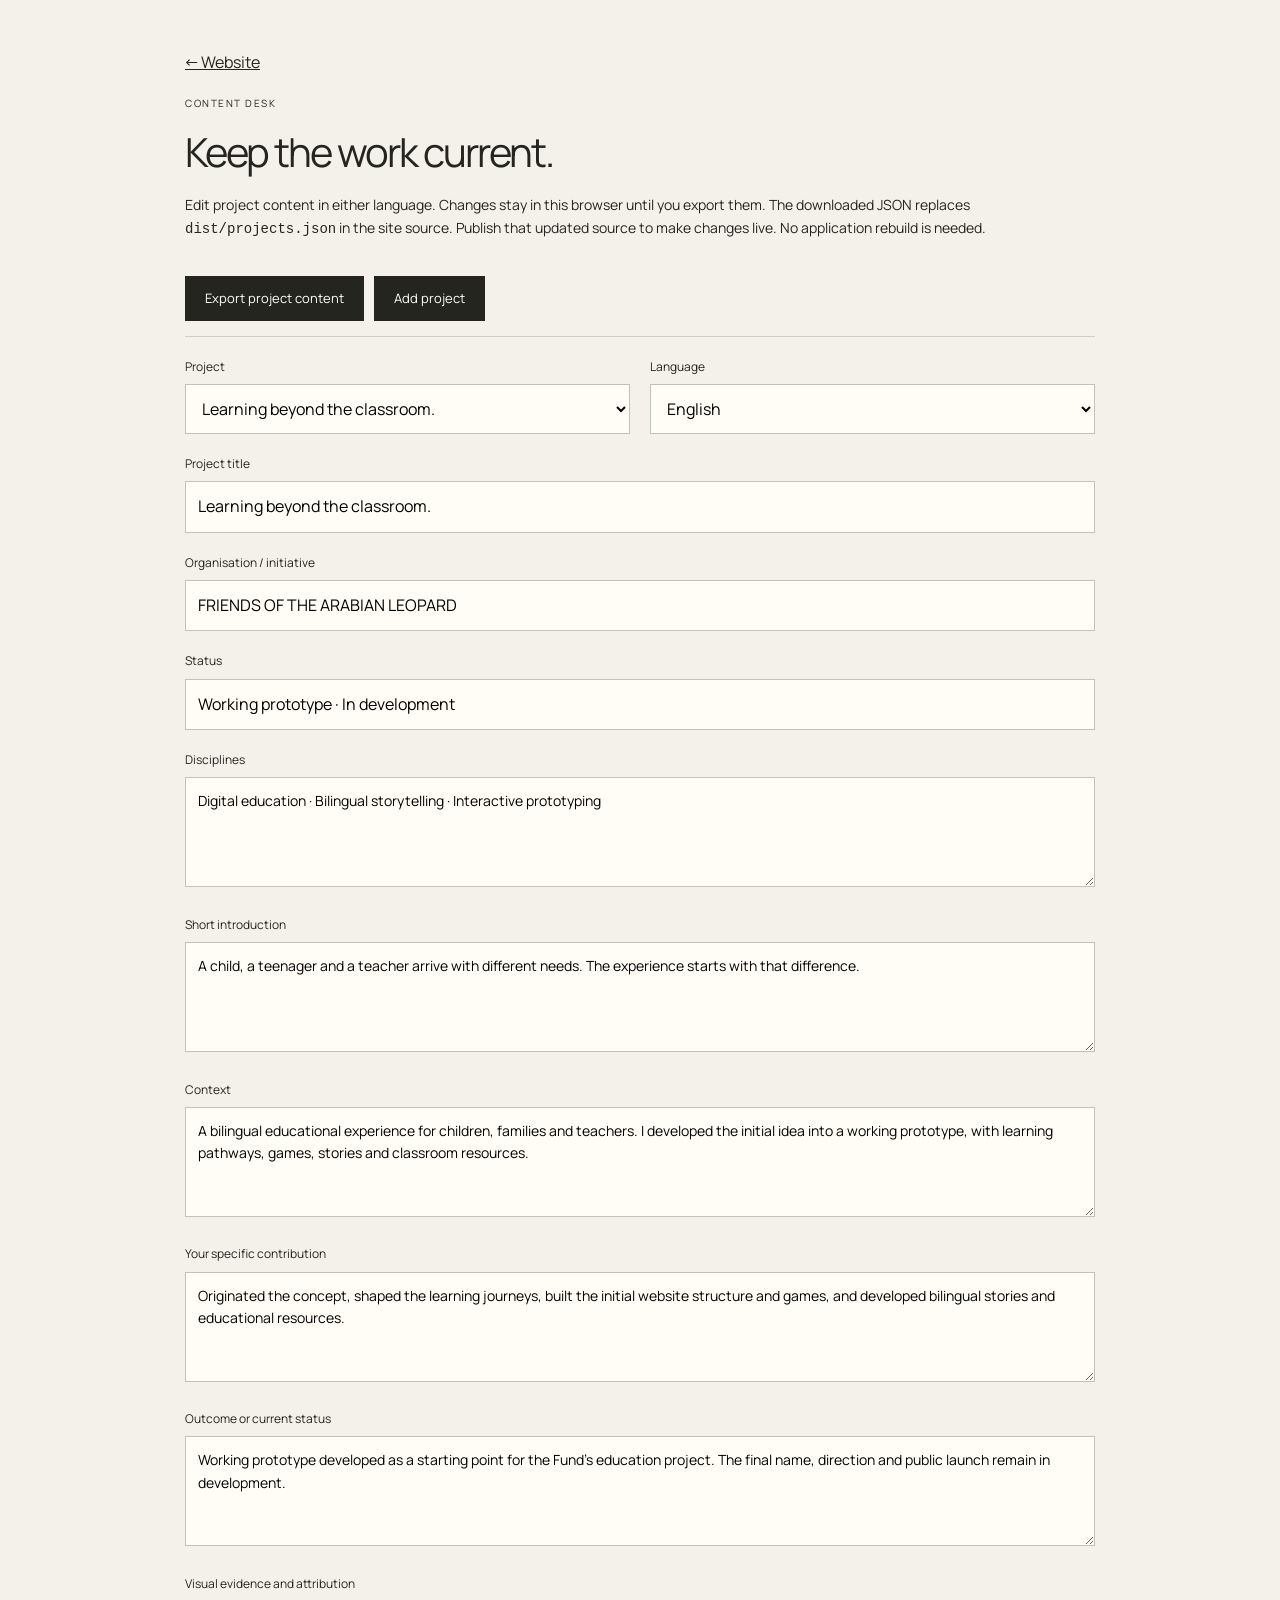
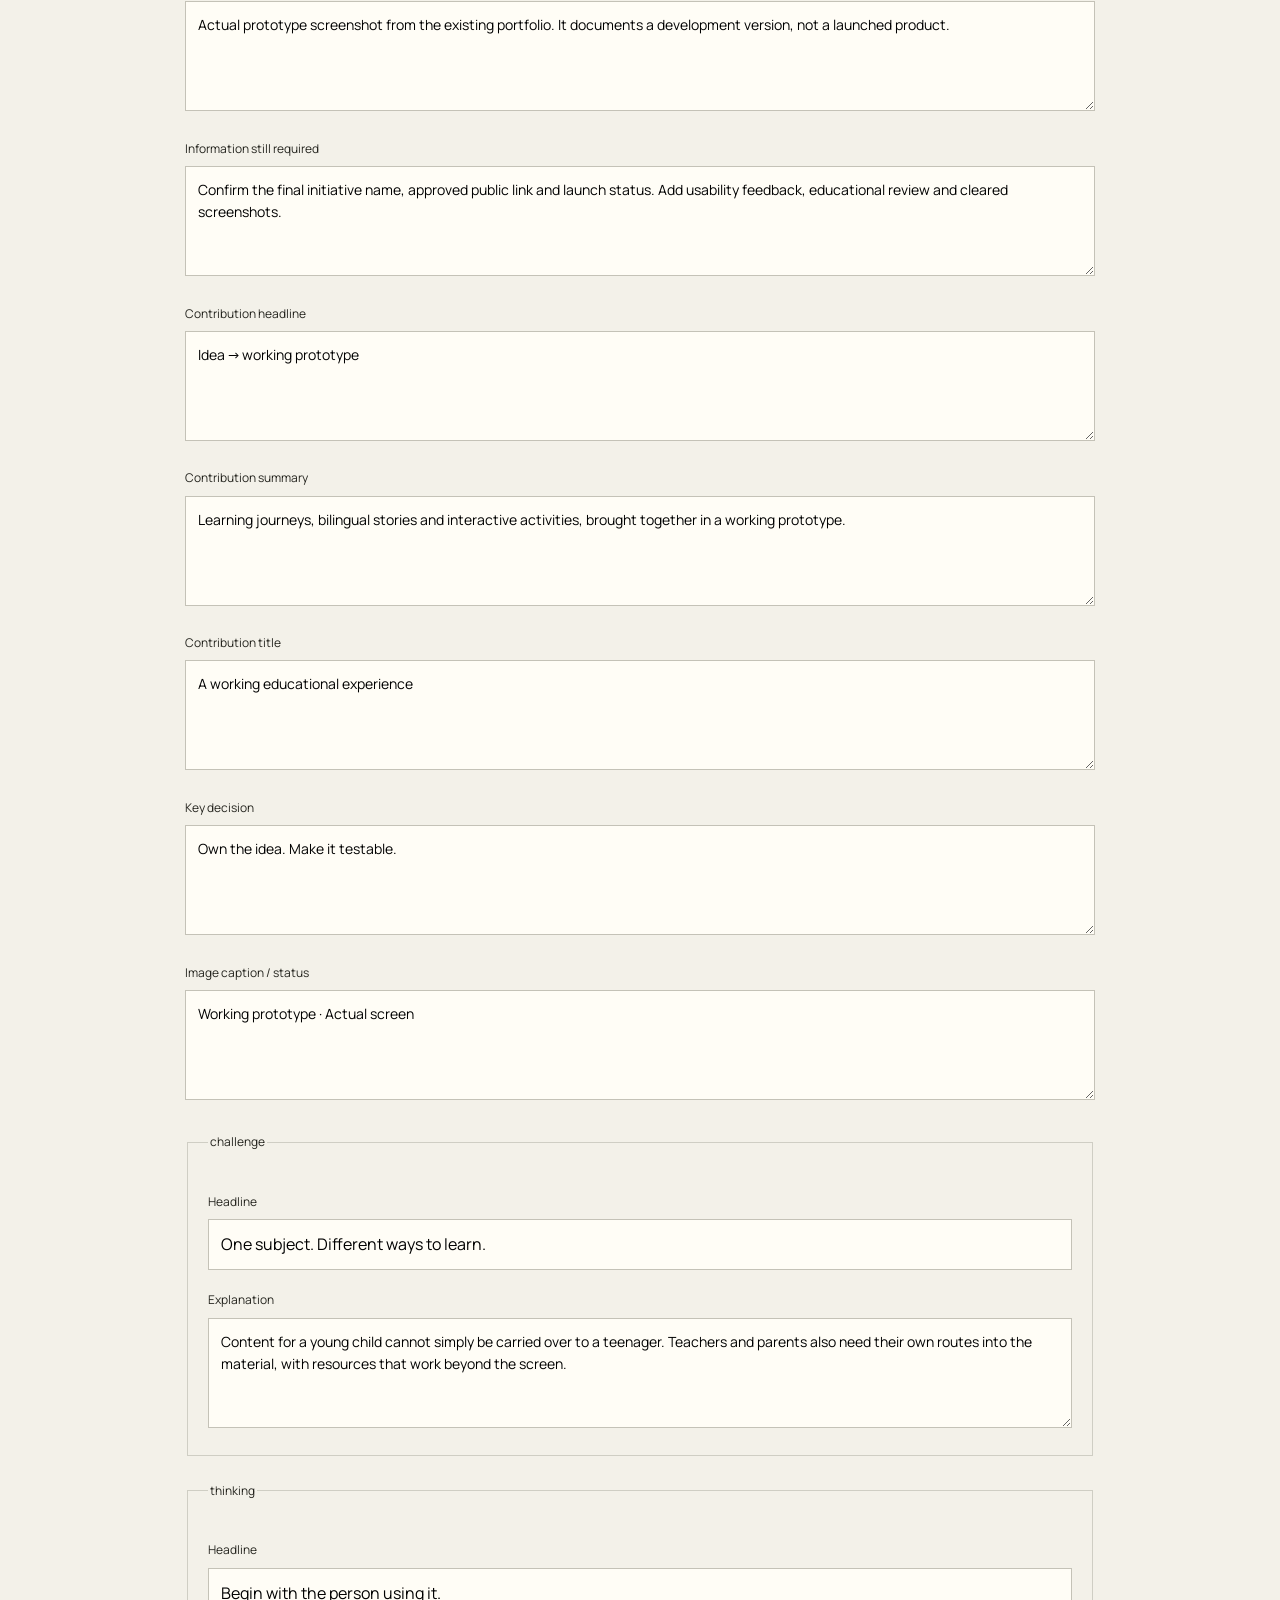
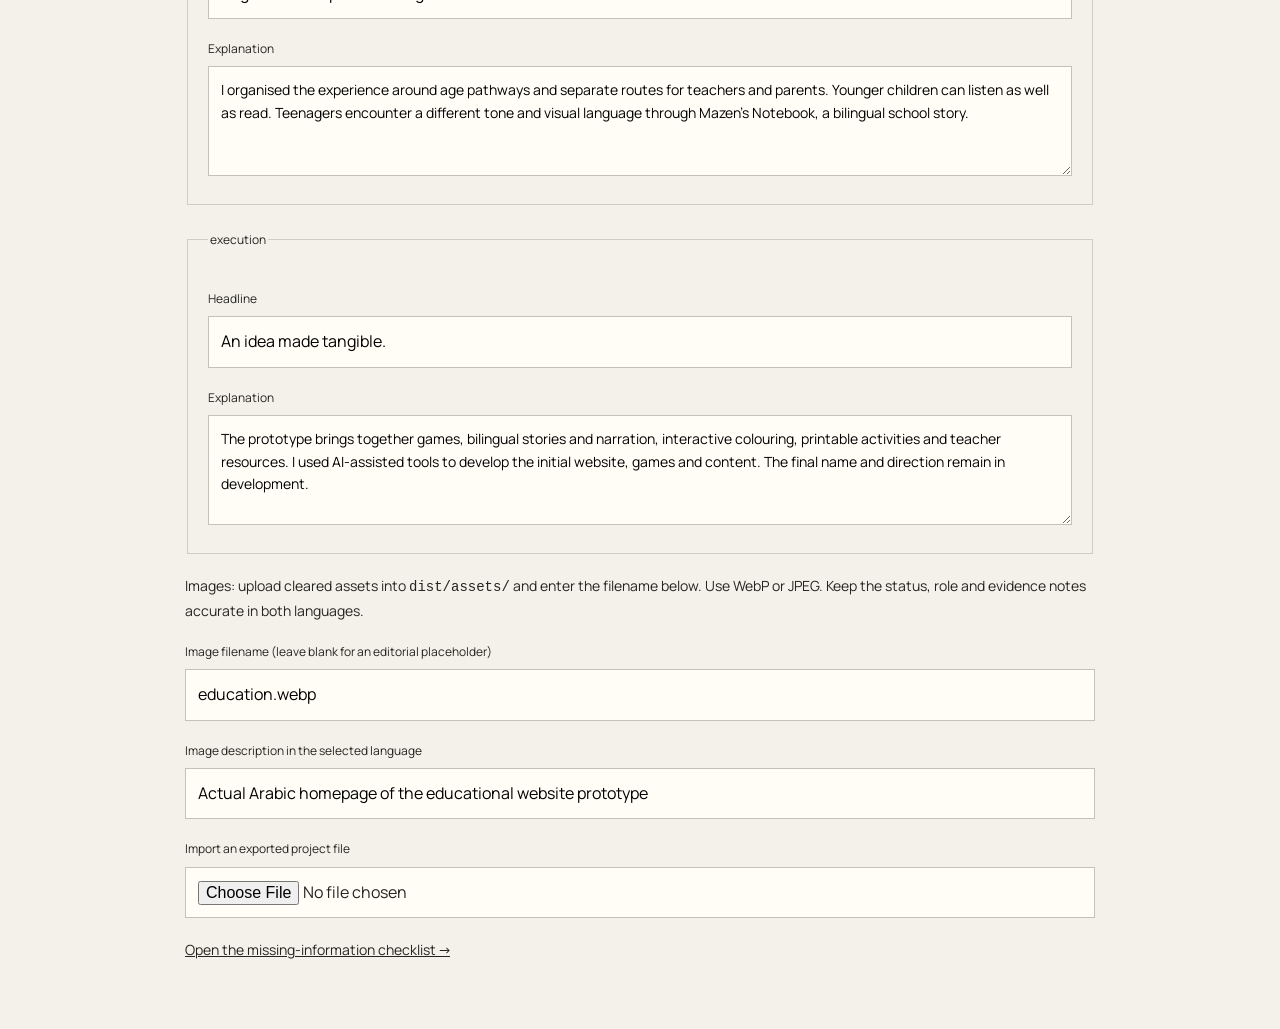
<file: content-editor.html>
<!doctype html><html lang="en"><head><meta charset="utf-8"><meta name="viewport" content="width=device-width,initial-scale=1"><meta name="robots" content="noindex,nofollow"><title>Project content | Jumanah AlSubaie</title><link rel="stylesheet" href="style.css"><style>main{max-width:960px;padding:50px 25px;margin:auto}h1{font-size:40px}p{margin:20px 0;font-size:14px}label{display:block;font-size:12px;margin:20px 0 8px}select,input,textarea{width:100%;padding:12px;font:inherit;border:1px solid #c4c2b7;background:#fffdf6;border-radius:0}textarea{min-height:110px;font-size:14px;line-height:1.6}button{background:#25251f;color:white;padding:12px 20px;font-size:13px;margin:15px 10px 15px 0}.grid{display:grid;grid-template-columns:1fr 1fr;gap:20px}#notice{color:#a33120}a{text-decoration:underline}.toolbar{position:sticky;top:0;background:var(--paper);border-bottom:1px solid var(--line);z-index:2}small{display:block;color:#666;margin-top:8px}fieldset{border:1px solid var(--line);margin-top:25px;padding:20px}legend{font-size:12px}@media(max-width:600px){.grid{display:block}}</style><script src="editor.js" defer></script></head><body><main><a href="./">← Website</a><p class="eyebrow">CONTENT DESK</p><h1>Keep the work current.</h1><p>Edit project content in either language. Changes stay in this browser until you export them. The downloaded JSON replaces <code>dist/projects.json</code> in the site source. Publish that updated source to make changes live. No application rebuild is needed.</p><div class="toolbar"><button id="export">Export project content</button><button id="add">Add project</button><span id="notice" role="status"></span></div><div class="grid"><div><label for="project">Project</label><select id="project"></select></div><div><label for="locale">Language</label><select id="locale"><option value="en">English</option><option value="ar">العربية</option></select></div></div><div id="fields"></div><p>Images: upload cleared assets into <code>dist/assets/</code> and enter the filename below. Use WebP or JPEG. Keep the status, role and evidence notes accurate in both languages.</p><label for="image">Image filename (leave blank for an editorial placeholder)</label><input id="image"><label for="alt">Image description in the selected language</label><input id="alt"><label for="import">Import an exported project file</label><input type="file" id="import" accept="application/json,.json"><p><a href="review-checklist.html">Open the missing-information checklist →</a></p></main></body></html>
</file>
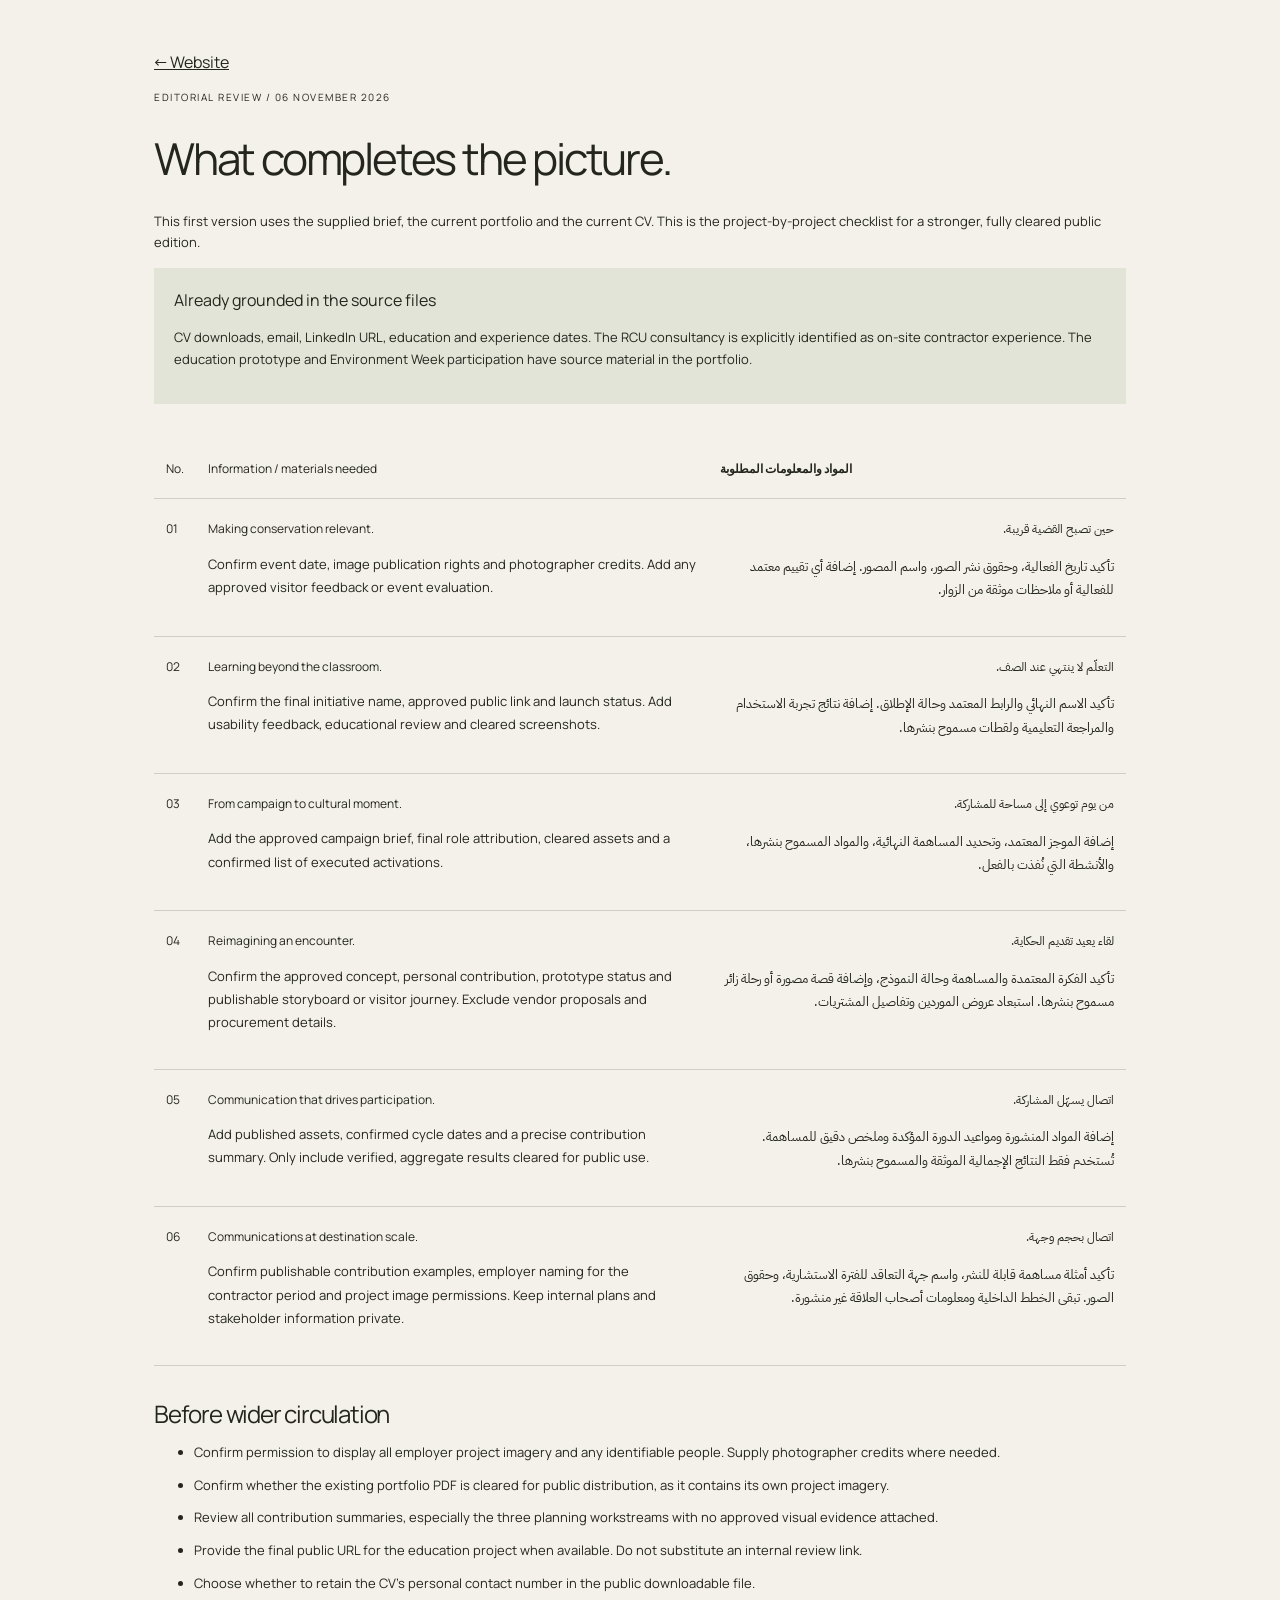
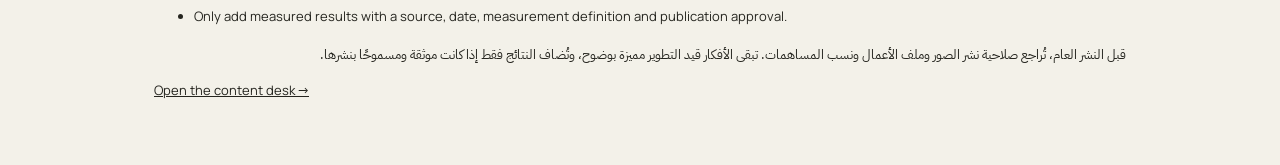
<file: review-checklist.html>
<!doctype html><html lang="en"><head><meta charset="utf-8"><meta name="viewport" content="width=device-width,initial-scale=1"><meta name="robots" content="noindex,nofollow"><title>Evidence checklist | Jumanah AlSubaie</title><link rel="stylesheet" href="style.css"><style>main{max-width:1100px;padding:50px 5%;margin:auto}h1{font-size:44px;margin:30px 0}p{font-size:13px;margin:14px 0}table{border-collapse:collapse;width:100%;margin:35px 0}td,th{padding:20px 12px;border-bottom:1px solid var(--line);vertical-align:top;text-align:start;font-size:12px}td[dir=rtl]{font-family:Arabic,Tahoma,sans-serif;width:43%}td p{line-height:1.8}a{text-decoration:underline}.verified{background:#e1e4d6;padding:20px}li{font-size:13px;margin:12px 0}@media(max-width:650px){table,tbody,tr,td{display:block}td:first-child{color:var(--red)}td[dir=rtl]{width:100%}th{display:none}h1{font-size:36px}}</style></head><body><main><a href="./">← Website</a><p class="eyebrow">EDITORIAL REVIEW / 06 NOVEMBER 2026</p><h1>What completes the picture.</h1><p>This first version uses the supplied brief, the current portfolio and the current CV. This is the project-by-project checklist for a stronger, fully cleared public edition.</p><div class="verified"><strong>Already grounded in the source files</strong><p>CV downloads, email, LinkedIn URL, education and experience dates. The RCU consultancy is explicitly identified as on-site contractor experience. The education prototype and Environment Week participation have source material in the portfolio.</p></div><table><thead><tr><th>No.</th><th>Information / materials needed</th><th>المواد والمعلومات المطلوبة</th></tr></thead><tbody><tr><td>01</td><td><strong>Making conservation relevant.</strong><p>Confirm event date, image publication rights and photographer credits. Add any approved visitor feedback or event evaluation.</p></td><td dir="rtl"><strong>حين تصبح القضية قريبة.</strong><p>تأكيد تاريخ الفعالية، وحقوق نشر الصور، واسم المصور. إضافة أي تقييم معتمد للفعالية أو ملاحظات موثقة من الزوار.</p></td></tr><tr><td>02</td><td><strong>Learning beyond the classroom.</strong><p>Confirm the final initiative name, approved public link and launch status. Add usability feedback, educational review and cleared screenshots.</p></td><td dir="rtl"><strong>التعلّم لا ينتهي عند الصف.</strong><p>تأكيد الاسم النهائي والرابط المعتمد وحالة الإطلاق. إضافة نتائج تجربة الاستخدام والمراجعة التعليمية ولقطات مسموح بنشرها.</p></td></tr><tr><td>03</td><td><strong>From campaign to cultural moment.</strong><p>Add the approved campaign brief, final role attribution, cleared assets and a confirmed list of executed activations.</p></td><td dir="rtl"><strong>من يوم توعوي إلى مساحة للمشاركة.</strong><p>إضافة الموجز المعتمد، وتحديد المساهمة النهائية، والمواد المسموح بنشرها، والأنشطة التي نُفذت بالفعل.</p></td></tr><tr><td>04</td><td><strong>Reimagining an encounter.</strong><p>Confirm the approved concept, personal contribution, prototype status and publishable storyboard or visitor journey. Exclude vendor proposals and procurement details.</p></td><td dir="rtl"><strong>لقاء يعيد تقديم الحكاية.</strong><p>تأكيد الفكرة المعتمدة والمساهمة وحالة النموذج، وإضافة قصة مصورة أو رحلة زائر مسموح بنشرها. استبعاد عروض الموردين وتفاصيل المشتريات.</p></td></tr><tr><td>05</td><td><strong>Communication that drives participation.</strong><p>Add published assets, confirmed cycle dates and a precise contribution summary. Only include verified, aggregate results cleared for public use.</p></td><td dir="rtl"><strong>اتصال يسهّل المشاركة.</strong><p>إضافة المواد المنشورة ومواعيد الدورة المؤكدة وملخص دقيق للمساهمة. تُستخدم فقط النتائج الإجمالية الموثقة والمسموح بنشرها.</p></td></tr><tr><td>06</td><td><strong>Communications at destination scale.</strong><p>Confirm publishable contribution examples, employer naming for the contractor period and project image permissions. Keep internal plans and stakeholder information private.</p></td><td dir="rtl"><strong>اتصال بحجم وجهة.</strong><p>تأكيد أمثلة مساهمة قابلة للنشر، واسم جهة التعاقد للفترة الاستشارية، وحقوق الصور. تبقى الخطط الداخلية ومعلومات أصحاب العلاقة غير منشورة.</p></td></tr></tbody></table><h2>Before wider circulation</h2><ul><li>Confirm permission to display all employer project imagery and any identifiable people. Supply photographer credits where needed.</li><li>Confirm whether the existing portfolio PDF is cleared for public distribution, as it contains its own project imagery.</li><li>Review all contribution summaries, especially the three planning workstreams with no approved visual evidence attached.</li><li>Provide the final public URL for the education project when available. Do not substitute an internal review link.</li><li>Choose whether to retain the CV’s personal contact number in the public downloadable file.</li><li>Only add measured results with a source, date, measurement definition and publication approval.</li></ul><p dir="rtl" style="font-family:Arabic">قبل النشر العام، تُراجع صلاحية نشر الصور وملف الأعمال ونسب المساهمات. تبقى الأفكار قيد التطوير مميزة بوضوح، وتُضاف النتائج فقط إذا كانت موثقة ومسموحًا بنشرها.</p><p><a href="content-editor.html">Open the content desk →</a></p></main></body></html>
</file>
<file: style.css>
@font-face{font-family:Arabic;src:url('assets/arabic.ttf') format('truetype');font-display:swap;font-weight:100 900}@font-face{font-family:Editorial;src:url('assets/english.ttf') format('truetype');font-display:swap;font-weight:100 900}
:root{--paper:#f3f1e9;--ink:#25251f;--muted:#6a6a61;--line:#cfcec4;--red:#b63720;--dark:#242720;--cream:#e4e4d6}*{box-sizing:border-box}html{scroll-behavior:smooth;scroll-padding-top:100px}body{margin:0;background:var(--paper);color:var(--ink);font-family:Editorial,Arial,sans-serif;font-size:16px;line-height:1.6}a{color:inherit;text-decoration:none}button{font:inherit;color:inherit;cursor:pointer}button,a{-webkit-tap-highlight-color:transparent}button{border:0;background:none}button:focus-visible,a:focus-visible,[tabindex]:focus-visible{outline:2px solid var(--red);outline-offset:6px}::selection{background:var(--red);color:white}h1,h2,h3,p{margin:0}h1,h2,h3{font-weight:500;line-height:1.05;letter-spacing:-.05em}em{font-family:Georgia,'Times New Roman',serif;font-weight:400}p{line-height:1.65}.wrap{max-width:1600px;padding-inline:5%;margin-inline:auto}.red{color:var(--red)}.eyebrow,.label{font-size:10px;letter-spacing:.15em;font-weight:600;line-height:1.5}.eyebrow{display:flex;gap:10px;align-items:center}.accent-dot{width:7px;height:7px;background:var(--red);border-radius:50%}.skip{position:fixed;top:-80px;left:20px;background:var(--ink);color:white;padding:12px;z-index:100}.skip:focus{top:10px}header{height:98px;display:flex;align-items:center;justify-content:space-between;margin-inline:5%;border-bottom:1px solid var(--line);gap:24px}header .identity{display:flex;align-items:center;gap:18px;font-size:10px;line-height:1.3;font-weight:700;letter-spacing:.06em}.monogram{font-family:Georgia,serif;font-size:40px;font-style:italic;letter-spacing:-.12em}.monogram span{color:var(--red)}nav{display:flex;gap:30px;font-size:12px}nav a{border-bottom:1px solid transparent;padding:7px 0}nav a:hover{border-color:var(--red)}.header-tools{display:flex;align-items:center;gap:25px;font-size:11px}.header-tools button{font-size:13px}.cv-link{border-bottom:1px solid var(--line)}.menu-toggle{display:none}.hero{padding-top:35px}.hero-kicker{justify-content:flex-start}.edition{margin-inline-start:auto;color:var(--muted);font-size:9px}.hero-grid{display:grid;grid-template-columns:1.55fr 1fr;gap:4%;padding-top:58px;align-items:center}.hero h1{font-size:clamp(52px,6.2vw,100px);line-height:1.04;letter-spacing:-.062em}.hero h1 em{letter-spacing:-.05em}.hero-bottom{display:flex;align-items:center;gap:35px;padding-top:42px}.hero-bottom p{font-size:12px;max-width:290px;color:#55564f}.circle-link{display:inline-flex;align-items:center;gap:14px;white-space:nowrap;font-size:12px}.circle{border:1px solid var(--line);border-radius:50%;width:46px;height:46px;display:inline-grid;place-items:center;font-size:22px;transition:.3s}.circle-link:hover .circle{background:var(--red);color:white;border-color:var(--red);transform:rotate(45deg)}.system-area{border-inline-start:1px solid var(--line);padding-inline-start:28px;min-width:0}.system-top{display:flex;justify-content:space-between;font-size:8px;letter-spacing:.1em;color:var(--muted)}.system-state{color:var(--red)}.system{height:330px;position:relative;direction:ltr;margin:15px 0;background-image:radial-gradient(#c4c3b8 .8px,transparent .8px);background-size:18px 18px}.system-lines{width:100%;height:100%;position:absolute;opacity:.55;overflow:visible}.system-lines path,.system-lines circle{fill:none;stroke:#aaa99e;stroke-width:.6}.system-lines circle{stroke-dasharray:3 6}.system-word{position:absolute;font-size:12px;line-height:1.3;background:var(--paper);padding:7px 11px;border:1px solid #c8c7bb;transition:inset .9s cubic-bezier(.2,.8,.2,1),transform .9s,background .5s,color .5s;z-index:2;white-space:nowrap;box-shadow:3px 3px 0 #e6e4da}.w0{left:4%;top:9%;transform:rotate(-12deg)}.w1{left:65%;top:14%;transform:rotate(7deg)}.w2{left:14%;top:37%;transform:rotate(-6deg)}.w3{left:58%;top:57%;transform:rotate(11deg)}.w4{left:0%;top:78%;transform:rotate(-9deg)}.w5{left:57%;top:88%;transform:rotate(5deg)}.w6{left:38%;top:64%;transform:rotate(-15deg);background:var(--red);color:white;border-color:var(--red)}.system-center{font-size:38px;font-weight:300;color:var(--red);position:absolute;top:40%;left:47%}.system-axis{position:absolute;background:#c8c7bb;opacity:0;transition:opacity .7s}.xaxis{top:49%;left:10%;width:80%;height:1px}.yaxis{left:50%;top:12%;height:78%;width:1px}.system.organized .system-word{transform:rotate(0);box-shadow:none}.organized .w0{left:5%;top:16%}.organized .w1{left:63%;top:16%}.organized .w2{left:35%;top:37%}.organized .w3{left:2%;top:60%}.organized .w4{left:39%;top:60%}.organized .w5{left:66%;top:60%}.organized .w6{left:40%;top:83%}.organized .system-center{opacity:0}.organized .system-lines{opacity:.15}.organized .system-axis{opacity:1}.system-toggle{width:100%;padding:10px 0;border-bottom:1px solid var(--line);display:flex;justify-content:space-between;font-size:11px}.system-toggle:hover{color:var(--red)}.system-caption{font-size:9px;color:var(--muted);padding-top:9px}.hero-foot{margin-top:62px;padding:20px 0;border-top:1px solid var(--line);display:flex;justify-content:space-between;font-size:9px;letter-spacing:.09em;color:var(--muted)}.section-head{display:flex;justify-content:space-between;align-items:flex-end;gap:40px;margin-bottom:60px}.section-head h2{font-size:clamp(38px,4.7vw,70px);margin-top:24px}.section-head>p{max-width:300px;font-size:13px;color:var(--muted)}.work{padding-top:100px;padding-bottom:110px}.project-feature{display:grid;grid-template-columns:1.15fr 1fr;gap:6%;padding:0 0 70px;margin-bottom:70px;border-bottom:1px solid var(--line)}.project-feature.reverse{grid-template-columns:1fr 1.15fr}.project-feature.reverse .project-art{order:2}.project-art{position:relative;display:flex;align-items:center;justify-content:center;min-height:380px;background:#e2e3d9;overflow:hidden;isolation:isolate}.project-art img{width:100%;height:100%;object-fit:cover;transition:transform .7s}.project-art:hover img{transform:scale(1.025)}.project-art.education{background:#d8dfd4;padding:40px 28px}.project-art.education img{width:100%;height:auto;box-shadow:0 10px 30px #0002}.art-number{position:absolute;z-index:3;top:15px;left:20px;color:white;font-size:11px;mix-blend-mode:difference}.art-caption{position:absolute;bottom:13px;left:17px;color:white;font-size:8px;letter-spacing:.08em;padding:4px 7px;background:#25251fcc}.project-text{padding:20px 0;display:flex;flex-direction:column;align-items:flex-start}.project-meta{display:flex;align-items:center;gap:12px;font-size:9px;color:var(--muted);margin-bottom:25px}.status{border:1px solid var(--line);padding:4px 8px;font-size:8px;letter-spacing:.04em}.project-text h3{font-size:clamp(30px,3.4vw,50px);max-width:480px}.project-text>p{font-size:13px;max-width:430px;margin-top:22px;color:var(--muted)}.project-tags{font-size:9px;color:var(--muted);margin-top:25px}.read-case{display:flex;gap:28px;align-items:center;margin-top:auto;padding:25px 0 3px;border-bottom:1px solid var(--ink);font-size:12px}.read-case:hover{color:var(--red);border-color:var(--red)}.project-index{border-top:1px solid var(--line)}.project-row{width:100%;display:grid;grid-template-columns:45px 1fr 180px 20px;gap:20px;align-items:center;text-align:start;border-bottom:1px solid var(--line);padding:26px 0}.project-row:hover{color:var(--red)}.project-row .num{font-size:11px;color:var(--muted)}.project-row h3{font-size:27px;letter-spacing:-.035em}.row-category{font-size:9px;color:var(--muted);margin-top:6px}.project-row .status{justify-self:start}.lab{background:var(--dark);color:var(--cream);padding:92px 0 80px}.lab-heading{display:flex;justify-content:space-between;gap:40px;align-items:flex-end;margin-bottom:50px}.lab h2{font-size:clamp(38px,4.7vw,70px);margin-top:25px}.lab .eyebrow{color:#c3c9a9}.lab-heading>p{max-width:280px;font-size:13px;color:#b9bdb0}.brief{border-top:1px solid #55594c;padding-top:28px;display:grid;grid-template-columns:.6fr 1fr;gap:25px 70px}.brief>.label{color:#b4b9a7;font-size:9px}.brief>p{font-size:clamp(20px,2.3vw,32px);line-height:1.4;letter-spacing:-.025em}.audience-select{grid-column:2;display:flex;align-items:center;flex-wrap:wrap;gap:15px;font-size:11px}.audience-select>div{display:flex;gap:7px}.audience-select button{border:1px solid #626656;padding:6px 12px;border-radius:30px;font-size:10px}.audience-select button[aria-pressed=true]{background:var(--cream);color:var(--ink);border-color:var(--cream)}.lab-start{margin-top:35px;display:flex;align-items:center;gap:30px}.lab-start>span{font-size:8px;letter-spacing:.09em;color:#b4b9a7}.light-button{background:var(--cream);color:var(--ink);padding:15px 20px;font-size:12px}.lab-workspace{margin-top:45px}.lab-nav{display:grid;grid-template-columns:repeat(4,1fr);border-bottom:1px solid #626656}.lab-nav button{text-align:start;padding:18px 5px;color:#a8af9c;font-size:13px;border-bottom:2px solid transparent}.lab-nav button>span:first-child{font-size:10px;margin-inline-end:16px}.lab-nav button[aria-selected=true]{color:var(--cream);border-color:#d7dcb6}.lab-nav button:hover{background:#ffffff05}#stage-panel{display:grid;grid-template-columns:1fr 1fr;gap:7%;min-height:320px;padding:40px 0}#stage-copy h3{font-size:34px;line-height:1.15;max-width:420px}#stage-copy>p{font-size:13px;color:#c0c5b6;margin-top:22px;max-width:460px}.decision{border-inline-start:2px solid #bdc79a;padding-inline-start:18px;margin-top:25px;font-size:12px;max-width:440px}.decision .label{display:block;color:#aeb79b;font-size:8px;margin-bottom:6px}#stage-visual{display:flex;flex-direction:column;justify-content:center;gap:8px;min-width:0}.diagnosis{display:grid;grid-template-columns:repeat(2,1fr);gap:8px}.diagnosis>div{border:1px solid #626656;padding:18px;min-height:108px}.diagnosis small{display:block;font-size:9px;color:#bbc5a3;margin-bottom:14px}.diagnosis p{font-size:12px;line-height:1.4}.hierarchy>div{margin:0 auto 7px;padding:15px 20px;border:1px solid #626656;font-size:12px;text-align:center}.hierarchy>div:first-child{width:70%;background:#d5ddbb;color:var(--ink)}.hierarchy>div:nth-child(2){width:85%}.hierarchy small{font-size:8px;display:block;letter-spacing:.1em}.touchpoints{display:grid;grid-template-columns:repeat(3,1fr);gap:8px}.touchpoints>div{border-top:1px solid #c8d1af;padding:18px 7px}.touchpoints span{font-size:10px;color:#bbc5a3}.touchpoints h4{font-size:19px;font-weight:400;line-height:1.2;margin:22px 0 12px}.touchpoints p{font-size:11px;color:#b9bdb0}.metrics>div{display:grid;grid-template-columns:1fr 1.2fr;gap:25px;border-bottom:1px solid #55594c;padding:12px 0;font-size:11px}.metrics span{color:#c6cdb8}.metrics small{display:block;font-size:9px;color:#bbc5a3;margin-top:13px}.lab-controls{display:flex;align-items:center;justify-content:space-between;border-top:1px solid #55594c;padding-top:18px;font-size:10px;color:#b4b9a7}.text-button{color:var(--cream);font-size:12px}.stage-enter{animation:stage-in .35s ease-out}@keyframes stage-in{from{opacity:.2;transform:translateY(8px)}to{opacity:1;transform:none}}.approach{padding-top:100px;padding-bottom:100px}.principles{display:grid;grid-template-columns:1fr 1fr;gap:0 8%}.principle{display:grid;grid-template-columns:35px 1fr;gap:18px;padding:27px 0;border-top:1px solid var(--line)}.principle>span{color:var(--red);font-size:10px;padding-top:4px}.principle h3{font-size:22px;letter-spacing:-.025em}.principle p{font-size:12px;color:var(--muted);margin-top:12px;max-width:440px}.principle:last-child{grid-column:2}.capabilities{margin-top:65px;display:grid;grid-template-columns:1fr 1.5fr;gap:7%;border:1px solid var(--line);padding:40px}.cap-intro{position:relative}.cap-intro .eyebrow{font-size:8px}.cap-intro p{font-size:30px;line-height:1.15;letter-spacing:-.035em;margin-top:20px}.cap-mark{display:block;color:var(--red);font-size:70px;font-weight:300;line-height:1.2;margin-top:20px}.cap-tabs{display:flex;gap:25px;border-bottom:1px solid var(--line)}.cap-tabs button{font-size:25px;letter-spacing:-.04em;padding:0 0 12px;border-bottom:2px solid transparent;color:var(--muted)}.cap-tabs button[aria-selected=true]{color:var(--red);border-color:var(--red)}#cap-panel>p{font-size:12px;margin-top:24px;max-width:440px}#cap-panel ul{list-style:none;padding:0;display:grid;grid-template-columns:1fr 1fr;gap:8px 25px;font-size:10px;color:var(--muted);margin-top:25px}.experience{padding-bottom:100px}.timeline-row{display:grid;grid-template-columns:.65fr 1.1fr 1fr;gap:30px;border-top:1px solid var(--line);padding:30px 0}.timeline-row .date{font-size:11px;color:var(--red)}.timeline-row h3{font-size:25px;letter-spacing:-.03em;line-height:1.2}.timeline-row .job{font-size:12px;margin-top:10px}.timeline-row .context{font-size:10px;color:var(--muted);margin-top:6px}.timeline-row>p{font-size:12px;color:var(--muted)}.education{display:grid;grid-template-columns:.65fr 2.1fr;gap:30px;border-top:1px solid var(--line);padding-top:30px}.education h3{font-size:23px}.education p{font-size:12px;margin-top:12px;color:var(--muted)}.contact{background:#dedfd2;padding-top:75px}.contact h2{font-size:clamp(42px,6.6vw,100px);margin-top:35px;max-width:1000px}.contact-bottom{display:flex;justify-content:space-between;gap:50px;margin-top:60px}.contact-bottom>p{max-width:330px;font-size:14px}.contact-links{width:40%;min-width:280px}.contact-links a{display:flex;justify-content:space-between;border-bottom:1px solid #b9bcae;padding:12px 0;font-size:12px}.contact-links a:first-child{padding-top:0;font-size:19px;letter-spacing:-.02em}.contact-links a:hover{color:var(--red)}footer{margin-top:80px;padding:25px 0;border-top:1px solid #b9bcae;display:flex;justify-content:space-between;gap:20px;font-size:9px;letter-spacing:.07em}dialog{color:var(--ink);background:var(--paper);border:0;max-width:none;max-height:100dvh;width:min(1120px,100%);height:100dvh;margin:0 0 0 auto;padding:0;overscroll-behavior:contain}dialog::backdrop{background:#141610b8;backdrop-filter:blur(4px)}.dialog-top{display:flex;justify-content:space-between;align-items:center;padding:20px 5%;border-bottom:1px solid var(--line);position:sticky;top:0;background:var(--paper);z-index:3;font-size:9px;letter-spacing:.1em}.dialog-top button{font-size:12px}.case-header{padding:45px 6%}.case-header .project-meta{margin-bottom:20px}.case-header h2{font-size:clamp(36px,5vw,66px);max-width:800px;line-height:1.06}.case-header>p{font-size:15px;margin-top:25px;max-width:650px;color:var(--muted)}.case-image{margin:0 6%;height:330px;overflow:hidden;background:#e2e3d9;display:grid;place-items:center}.case-image img{width:100%;height:100%;object-fit:cover}.case-image.education{padding:25px}.case-image.education img{object-fit:contain}.case-image-caption{margin:8px 6% 28px;font-size:10px;color:var(--muted)}.case-tabs{display:flex;gap:25px;margin:0 6%;border-bottom:1px solid var(--line)}.case-tabs button{padding:14px 0;font-size:13px;border-bottom:2px solid transparent}.case-tabs button[aria-selected=true]{border-color:var(--red);color:var(--red)}.case-panel{padding:35px 6%;min-height:230px}.case-panel h3{font-size:27px;margin-bottom:18px}.case-panel>p{font-size:14px;max-width:750px}.case-facts{margin:0 6% 35px;display:grid;grid-template-columns:1fr 1fr;gap:30px;padding-top:25px;border-top:1px solid var(--line)}.case-facts p{font-size:12px;margin-top:10px}.case-facts .label{color:var(--red);font-size:9px}.evidence-note{padding:20px;background:#e8e6dd;margin:0 6% 40px;font-size:11px}.evidence-note strong{display:block;margin-bottom:8px}.case-next{display:flex;justify-content:space-between;align-items:center;padding:22px 6%;background:var(--dark);color:var(--cream);width:100%;text-align:start;font-size:13px}.concept-art{position:relative;width:100%;height:100%;min-height:280px;display:grid;place-items:center;background:#e5e0d3}.concept-art .rings{width:230px;height:230px;border:1px solid var(--red);border-radius:50%;position:relative}.rings:before,.rings:after{content:'';position:absolute;inset:28px;border:1px solid var(--red);border-radius:50%}.rings:after{inset:60px}.concept-art .art-word{position:absolute;font-size:45px;font-family:Georgia,serif;font-style:italic;text-align:center;line-height:1.1;background:#e5e0d3;padding:15px}.concept-art .art-note{position:absolute;bottom:20px;left:20px;font-size:9px;color:var(--muted)}.noscript{padding:30px}.load-error{padding:25px;border:1px solid var(--red)}
[dir=rtl]{font-family:Arabic,Tahoma,sans-serif;line-height:1.8}[dir=rtl] h1,[dir=rtl] h2,[dir=rtl] h3{letter-spacing:0;line-height:1.35}[dir=rtl] em{font-family:inherit;font-style:normal;color:var(--red)}[dir=rtl] .hero h1{font-size:clamp(45px,5.2vw,80px);line-height:1.3}[dir=rtl] .hero h1 br{display:none}[dir=rtl] .hero-bottom p{line-height:1.9}[dir=rtl] .eyebrow,[dir=rtl] .label,[dir=rtl] footer{letter-spacing:0}[dir=rtl] .system-word{font-size:11px}[dir=rtl] .contact h2{font-size:clamp(40px,6vw,85px)}[dir=rtl] .project-text h3{font-size:clamp(29px,3.2vw,46px)}[dir=rtl] .circle-link .circle{transform:scaleX(-1)}[dir=rtl] .contact-links a:first-child{direction:ltr}[dir=rtl] dialog{margin:0 auto 0 0}
@media(min-width:1450px){.system{height:420px}.hero-grid{padding-top:75px}.hero-foot{margin-top:85px}.project-art{min-height:470px}}
@media(max-width:1000px){nav{gap:18px}header .identity{gap:10px}.cv-link{display:none}.hero-grid{gap:25px;grid-template-columns:1.35fr 1fr}.hero h1{font-size:6.6vw}.hero-bottom{display:block;padding-top:25px}.hero-bottom p{margin-top:20px}.system-area{padding-inline-start:17px}.system-word{font-size:10px;padding:5px 8px}.system{height:300px}.hero-foot{margin-top:40px}.project-art{min-height:320px}.project-feature{gap:5%}.project-text h3{font-size:34px}.read-case{padding-top:20px}.project-row{grid-template-columns:30px 1fr 140px 20px}.project-row h3{font-size:23px}.brief{gap:25px}.capabilities{padding:30px}}
@media(max-width:700px){html{scroll-padding-top:25px}.wrap{padding-inline:6%}header{height:82px;margin-inline:6%;gap:10px}.header-tools{gap:18px}.menu-toggle{display:block}header nav{display:none;position:absolute;top:81px;left:0;right:0;z-index:5;background:var(--paper);padding:25px 6%;border-bottom:1px solid var(--line);flex-direction:column;gap:15px;font-size:16px}header.menu-open nav{display:flex}.hero{padding-top:25px}.edition{display:none}.hero-grid{display:flex;flex-direction:column;gap:35px;padding-top:35px;align-items:stretch}.hero h1{font-size:clamp(44px,9.8vw,68px);line-height:1.1;letter-spacing:-.055em}.hero-bottom{display:flex;gap:20px;align-items:flex-start;padding-top:28px}.hero-bottom p{margin:0;max-width:230px;font-size:11px}.circle-link{font-size:10px;gap:10px}.circle{width:37px;height:37px;font-size:18px}.hero-bottom .circle-link{flex-direction:column;align-items:flex-start;min-width:100px}.system-area{padding:20px 0 0;border-inline-start:0;border-top:1px solid var(--line)}.system{height:255px;max-width:440px;margin-inline:auto}.system-word{font-size:11px}.system-top{font-size:8px}.system-caption{font-size:9px}.hero-foot{margin-top:30px;font-size:7px;gap:20px}.hero-foot span:last-child{max-width:85px;text-align:end}.work,.approach{padding-top:65px;padding-bottom:65px}.section-head{display:block;margin-bottom:35px}.section-head h2,.lab h2{font-size:40px;margin-top:18px}.section-head>p{margin-top:20px;max-width:280px;font-size:12px}.project-feature,.project-feature.reverse{display:flex;flex-direction:column;gap:20px;margin-bottom:40px;padding-bottom:35px}.project-feature.reverse .project-art{order:0}.project-art{min-height:0;height:280px}.project-art.education{height:270px;padding:30px 20px}.project-text{padding:0}.project-meta{margin-bottom:15px;flex-wrap:wrap}.project-text h3{font-size:35px;max-width:350px}.project-text>p{margin-top:15px;font-size:12px}.project-tags{font-size:9px;margin-top:18px}.read-case{margin-top:10px;padding-top:12px}.project-row{grid-template-columns:23px 1fr 18px;gap:10px;padding:22px 0}.project-row h3{font-size:23px;line-height:1.15}.project-row .status{grid-column:2;grid-row:2}.project-row .row-arrow{grid-column:3;grid-row:1}.row-category{font-size:8px}.lab{padding:60px 0}.lab-heading{display:block;margin-bottom:30px}.lab-heading>p{margin-top:20px;font-size:12px}.brief{display:flex;flex-direction:column;gap:18px;padding-top:22px}.brief>p{font-size:23px}.audience-select{font-size:10px;gap:8px}.lab-start{flex-direction:column;align-items:flex-start;gap:15px;margin-top:25px}.lab-nav button{font-size:10px;padding:14px 2px}.lab-nav button>span:first-child{display:block;margin-bottom:5px}.lab-workspace{margin-top:30px}#stage-panel{display:flex;flex-direction:column;gap:30px;padding:28px 0;min-height:0}#stage-copy h3{font-size:30px}#stage-copy>p{font-size:12px;margin-top:16px}.decision{font-size:11px;margin-top:20px}.diagnosis>div{padding:14px;min-height:100px}.touchpoints h4{font-size:19px}.touchpoints p{font-size:10px}.lab-controls{gap:20px}.principles{display:block}.principle{padding:23px 0;grid-template-columns:25px 1fr;gap:10px}.principle h3{font-size:22px}.principle p{font-size:12px}.capabilities{margin-top:35px;display:block;padding:24px}.cap-intro p{font-size:27px}.cap-mark{position:absolute;inset-inline-end:0;top:25px;font-size:55px;margin:0}.cap-tabs{margin-top:30px;gap:25px}.cap-tabs button{font-size:24px}#cap-panel ul{font-size:10px;gap:8px 15px}.experience{padding-bottom:65px}.experience .section-head .circle-link{margin-top:25px}.timeline-row{grid-template-columns:1fr;gap:13px;padding:25px 0}.timeline-row h3{font-size:25px}.timeline-row>p{font-size:12px}.education{grid-template-columns:1fr;gap:15px}.education h3{font-size:24px;line-height:1.2}.contact{padding-top:50px}.contact h2{font-size:43px;margin-top:25px;line-height:1.12}.contact-bottom{display:block;margin-top:28px}.contact-bottom>p{font-size:12px;max-width:300px}.contact-links{width:100%;min-width:0;margin-top:30px}.contact-links a:first-child{font-size:18px}footer{margin-top:50px;font-size:7px;flex-wrap:wrap;gap:15px}footer span:nth-child(2){display:none}.case-header{padding-top:30px}.case-header h2{font-size:37px}.case-header>p{font-size:13px}.case-image{height:230px}.case-tabs{gap:18px}.case-tabs button{font-size:11px}.case-panel{min-height:270px;padding-top:25px}.case-panel h3{font-size:26px}.case-panel>p{font-size:13px}.case-facts{grid-template-columns:1fr;gap:22px}.case-next{font-size:12px}[dir=rtl] .hero h1{font-size:42px;line-height:1.4}[dir=rtl] .hero-bottom{gap:20px}[dir=rtl] .hero-bottom p{font-size:12px}[dir=rtl] .section-head h2,[dir=rtl] .lab h2{font-size:34px}[dir=rtl] .contact h2{font-size:39px}[dir=rtl] .project-row h3{font-size:23px}[dir=rtl] .cap-tabs button{font-size:22px}}
@media(prefers-reduced-motion:reduce){html{scroll-behavior:auto}*,*:before,*:after{animation:none!important;transition:none!important}.system-word{transform:none}.project-art:hover img{transform:none}}
[hidden]{display:none!important}
@font-face{font-family:Directions;src:url('assets/arabic.ttf') format('truetype');unicode-range:U+2190-21FF;font-display:swap}body{font-family:Directions,Editorial,Arial,sans-serif}[dir=rtl]{font-family:Directions,Arabic,Tahoma,sans-serif}.monogram{font-family:Georgia,serif}
.concept-art.immersive{background:#252a23;color:#e3e6d8}.immersive .rings{border-radius:0;width:300px;height:230px;border-color:#9aab83;transform:perspective(500px) rotateY(-18deg)}.immersive .rings:before,.immersive .rings:after{border-radius:0;border-color:#9aab83}.immersive .art-word{background:#252a23}.immersive .art-note{color:#bbc5a8}.microgrants .rings{border-radius:0;transform:rotate(-8deg);width:300px;height:160px}.microgrants .rings:before{border-radius:0;inset:18px -18px -18px 18px}.microgrants .rings:after{border-radius:0;inset:36px -36px -36px 36px}
.dialog-actions{display:flex;gap:25px;align-items:center}.case-gallery{display:grid;grid-template-columns:1fr 1fr;gap:25px;margin:0 6% 35px}.case-gallery figure{margin:0;min-width:0}.case-gallery img{width:100%;height:260px;object-fit:contain;background:#e4e5dc}.case-gallery figcaption{font-size:12px;line-height:1.5;margin-top:12px}.case-gallery small{display:block;font-size:9px;color:var(--muted);margin-top:5px}.case-gallery.conservation,.case-gallery.rcu{grid-template-columns:1fr}.case-gallery.conservation img,.case-gallery.rcu img{height:320px;object-fit:cover}@media(max-width:700px){.case-gallery{gap:15px}.case-gallery img{height:160px}.case-gallery figcaption{font-size:10px}.case-gallery.conservation img,.case-gallery.rcu img{height:240px}.dialog-actions{gap:15px}}
.organized-lines{position:absolute;inset:0;width:100%;height:100%;opacity:0;transition:opacity .65s .15s}.organized-lines path{stroke:#939589;stroke-width:1;fill:none}.organized .organized-lines{opacity:1}.organized .system-axis{opacity:0}
</file>
<file: visual.css>
/* Edition 02. A warmer, more visual editorial identity. */
@font-face{font-family:ArabicDisplay;src:url('assets/arabic-display.ttf') format('truetype');font-weight:500;font-style:normal;font-display:swap}
:root{--paper:#f7f3e9;--ink:#252820;--muted:#62675e;--line:#d3d3c4;--red:#b43d2a;--cobalt:#31498e;--blue-paper:#e2e7ed;--green:#346052;--green-paper:#dce4d5;--amber:#936226;--amber-paper:#eee2c5;--coral-paper:#f0dfd3}
[data-tone=blue]{--tone:var(--cobalt);--tint:var(--blue-paper)}[data-tone=red]{--tone:var(--red);--tint:var(--coral-paper)}[data-tone=green]{--tone:var(--green);--tint:var(--green-paper)}[data-tone=amber]{--tone:var(--amber);--tint:var(--amber-paper)}
.bespoke-icon{width:48px;height:48px;flex-shrink:0}.icon-accent{stroke:var(--red)}.hero{padding-top:30px}.hero-grid{grid-template-columns:1.32fr 1fr;gap:5%;padding-top:42px;align-items:center}.hero-specialism{font-size:9px;letter-spacing:.12em;color:var(--cobalt);margin-bottom:22px}.hero h1{font-size:clamp(50px,5.6vw,90px);letter-spacing:-.065em;line-height:1.08}.hero h1 em{color:var(--cobalt);position:relative}.hero-bottom{padding-top:35px;gap:25px}.hero-bottom p{font-size:13px;max-width:290px;line-height:1.75}.circle{border-color:#b4b9aa}.hero-bottom .circle{background:var(--cobalt);border-color:var(--cobalt);color:white}.system-area{border:0;padding:0;position:relative}.system-top{color:var(--cobalt);font-size:8px;letter-spacing:.11em}.system-state{color:var(--muted)}.system{height:auto;aspect-ratio:1.12;margin:15px 0 0;background-color:#e8eadf;background-size:22px 22px;overflow:hidden;border:1px solid #dcd9cb}.hero-photo{position:absolute;inset:0;width:100%;height:100%;object-fit:cover;object-position:48% center;z-index:4;transition:opacity .5s,transform .7s;pointer-events:none}.organized .hero-photo{opacity:0;transform:scale(1.025)}.art-source{position:absolute;bottom:15px;left:16px;z-index:5;color:#fff9ec;font-size:7px;letter-spacing:.1em;background:#323d32b8;padding:5px 8px;transition:opacity .3s}.organized .art-source{opacity:0;pointer-events:none}.system-word{border-color:#a9b29f;font-size:11px;padding:8px 10px;box-shadow:none}.system-word.w0,.system-word.w2{background:var(--blue-paper);color:var(--cobalt);border-color:#acb8cd}.system-word.w3,.system-word.w5{background:var(--green-paper);color:var(--green);border-color:#a8b7a4}.system-word.w1,.system-word.w4{background:var(--amber-paper);color:#694a27;border-color:#c5b994}.system-word.w6{background:var(--red);border-color:var(--red)}.system-toggle{padding:16px 0 10px;font-size:12px}.system-toggle>span:last-child{font-size:17px;color:var(--cobalt)}.system-caption{font-size:9px;max-width:340px;line-height:1.5;padding-top:8px;min-height:36px}.hero-foot{margin-top:35px;padding:18px 0;color:var(--muted)}
.proof-strip{padding-top:30px;padding-bottom:35px;display:grid;grid-template-columns:1fr 3fr;gap:35px;border-bottom:1px solid var(--line);max-width:1440px}.proof-heading .eyebrow{font-size:8px;max-width:160px;line-height:1.7;letter-spacing:.1em;color:var(--muted)}.proof-heading>p{font-size:22px;line-height:1.15;letter-spacing:-.04em;margin-top:13px}#proof-links{display:grid;grid-template-columns:repeat(3,1fr);gap:25px}.proof-link{text-align:start;position:relative;padding:0 18px 0 0;display:flex;flex-direction:column;align-items:flex-start;gap:15px;min-width:0}.proof-link>.bespoke-icon{color:var(--tone);height:35px;width:35px}.proof-link strong{display:block;font-size:11px;font-weight:500;line-height:1.6}.proof-link small{display:block;font-size:9px;color:var(--muted);margin-top:6px;line-height:1.6}.proof-arrow{position:absolute;inset-inline-end:0;top:5px;color:var(--tone);transition:transform .2s}.proof-link:hover .proof-arrow{transform:translate(3px,-3px)}.proof-link:hover strong{color:var(--tone)}
.work{padding-top:90px;padding-bottom:90px}.section-head{margin-bottom:48px}.section-head h2{font-size:clamp(40px,4.7vw,70px);line-height:1.12}.section-head .eyebrow{color:var(--cobalt)}.section-head>p{max-width:315px;font-size:13px;line-height:1.8}.project-feature{grid-template-columns:1.25fr 1fr;gap:7%;padding-bottom:55px;margin-bottom:55px;align-items:center}.project-feature.reverse{grid-template-columns:1fr 1.25fr}.project-art{min-height:400px;background:var(--tint);position:relative;flex-direction:column}.project-text{padding:15px 0;min-height:370px;justify-content:center}.project-text h3{font-size:clamp(35px,3.6vw,52px);line-height:1.1;letter-spacing:-.05em}.project-meta{display:block;width:100%;font-size:9px;margin-bottom:20px;color:var(--tone)}.project-meta .status{display:table;margin-top:10px;border-color:#bfc5b8;color:var(--muted);font-size:8px;padding:4px 7px}.project-text>p{font-size:13px;margin-top:18px}.project-art.education{display:flex;flex-direction:column;gap:0;margin-top:0;border:0;padding:55px 50px 70px 32px;isolation:isolate;overflow:visible;background:#dfe5df;background-image:linear-gradient(90deg,transparent calc(50% - .5px),#c7d1c1 calc(50% - .5px),#c7d1c1 calc(50% + .5px),transparent calc(50% + .5px))}.project-browser{width:100%;background:#f7f5ed;display:flex;align-items:center;gap:4px;padding:10px 12px;box-shadow:0 10px 24px #2c403018;transform:rotate(-3deg);transform-origin:0 100%;border-bottom:1px solid #dedfd4}.project-browser>span{height:3px;width:3px;border-radius:50%;background:#8c9686}.project-browser small{font-size:7px;color:#666f61;margin-inline-start:auto}.project-art.education .project-main-image{width:100%;height:auto;object-fit:contain;transform:rotate(-3deg);transform-origin:0 0;box-shadow:0 18px 24px #2c403021}.project-art.education:hover .project-main-image{transform:rotate(-1deg)}.project-art.education .notebook-inset{position:absolute;bottom:17px;right:18px;width:24%;height:auto;max-height:170px;object-fit:contain;box-shadow:0 10px 18px #0003;transform:rotate(7deg);z-index:2}.project-art.education .art-caption{color:var(--green);background:transparent;bottom:12px;left:24px;font-size:8px}.art-number{color:var(--tone);mix-blend-mode:normal;background:var(--paper);padding:5px 9px;top:14px;left:14px;font-size:10px;line-height:1}.feature-conservation .project-art{padding:0;background:var(--coral-paper);border-bottom:13px solid var(--red)}.feature-conservation .project-main-image{height:415px;object-fit:cover}.feature-rcu .project-art{min-height:355px;border-bottom:13px solid var(--green)}.feature-rcu .project-main-image{height:355px;object-fit:cover}.feature-rcu{margin-bottom:45px}.contribution-preview{display:flex;gap:15px;align-items:flex-start;padding-top:20px;margin-top:22px;border-top:1px solid var(--line);width:100%;max-width:440px}.contribution-preview>.bespoke-icon{width:35px;height:35px;color:var(--tone)}.contribution-preview .label{font-size:8px;color:var(--tone);letter-spacing:.1em}.contribution-preview p{font-size:12px;line-height:1.7;margin-top:7px;color:var(--ink)}.read-case{margin-top:23px;padding-top:8px;font-size:12px;gap:30px;border-color:var(--tone);color:var(--tone)}.work-in-progress{display:flex;justify-content:space-between;gap:30px;align-items:center;margin:10px 0 20px}.work-in-progress .eyebrow{font-size:9px;color:var(--muted)}.work-in-progress p{font-size:11px;color:var(--muted)}.project-row{grid-template-columns:90px 1fr 180px 20px;gap:25px;padding:25px 0;min-height:140px}.project-glyph{height:85px;width:85px;background:var(--tint);color:var(--tone);display:grid;place-items:center}.project-glyph .bespoke-icon{width:50px;height:50px;transition:transform .3s}.project-row:hover .bespoke-icon{transform:rotate(-7deg)}.row-number{display:block;font-size:8px;color:var(--tone);margin-bottom:11px;letter-spacing:.07em}.project-row h3{font-size:28px}.project-row .row-category{font-size:11px;max-width:460px;margin-top:10px;line-height:1.6}.project-row .status{font-size:8px;color:var(--muted);white-space:normal}.project-row .row-arrow{font-size:21px;color:var(--tone)}
.lab{background:#263e78;color:#f2efdd;position:relative;overflow:hidden;padding:80px 0}.lab .eyebrow{color:#d2ddf2}.lab h2{line-height:1.13}.lab-heading>p{color:#d0d9e8;font-size:13px;line-height:1.8}.lab .brief{border-color:#7183a9}.brief>.label{color:#cdd7ed}.audience-select{color:#e4e8ef}.audience-select button{border-color:#9aadd0;font-size:11px;padding:8px 14px}.audience-select button[aria-pressed=true]{background:#f1d78d;border-color:#f1d78d;color:#28344a}.light-button{background:#f1d78d;color:#26344d;font-size:13px;padding:16px 22px}.lab-start>span{color:#d0d9e8;font-size:9px}.lab-route{display:flex;max-width:500px;justify-content:space-between;gap:15px;margin-top:30px;position:relative}.lab-route:before{content:'';position:absolute;top:24px;left:25px;right:25px;height:1px;background:#7183a9}.lab-route>div{position:relative;display:flex;flex-direction:column;align-items:center;gap:10px;color:#f1d78d}.lab-route svg{background:#263e78;width:48px;height:48px;padding:5px}.lab-route .icon-accent{stroke:#f1d78d}.lab-route span{font-size:10px;color:#d2ddf2}.lab:has(.lab-workspace:not([hidden])) .lab-route{display:none}.lab-nav{border-color:#7183a9}.lab-nav button{color:#c3cfe5;padding:20px 5px;font-size:13px}.lab-nav button[aria-selected=true]{color:#f1d78d;border-color:#f1d78d}.lab-nav button>span:first-child{color:#bfcde4}#stage-copy>p{color:#d5deed;font-size:13px}.decision{border-color:#f1d78d;color:#f7f3e4;padding-inline-start:18px;font-size:12px}.decision .label{color:#f1d78d}#stage-visual{position:relative;padding-top:45px}.stage-symbol{position:absolute;top:-6px;inset-inline-start:0;color:#f1d78d}.stage-symbol svg{width:34px;height:34px}.stage-symbol .icon-accent{stroke:#f1d78d}.diagnosis>div{border-color:#758bb1;background:#ffffff07;padding:18px}.diagnosis small{color:#f1d78d}.diagnosis p{font-size:13px}.hierarchy>div{border-color:#8094ba;padding:17px 22px;color:#e9edf4}.hierarchy>div:first-child{background:#f1d78d;color:#26344d}.touchpoints>div{border-color:#b7c6e1}.touchpoints span{color:#f1d78d}.touchpoints h4{color:#f1d78d;font-size:24px}.touchpoints p{color:#d5deed;font-size:12px}.metrics>div{border-color:#7183a9;font-size:12px}.metrics span{color:#f1d78d}.metrics small{color:#c9d6eb}.lab-controls{border-color:#7183a9;color:#ced9ec}.lab-controls .text-button{color:#f1d78d}
.approach{padding-top:90px;padding-bottom:90px}.principles{gap:0 7%}.principle{grid-template-columns:42px 1fr;gap:20px;padding:29px 0}.principle>span{color:var(--cobalt)}.principle>span svg{width:35px;height:35px}.principle:nth-child(2)>span,.principle:nth-child(5)>span{color:var(--green)}.principle:nth-child(4)>span{color:var(--red)}.principle h3{font-size:23px;line-height:1.2}.principle p{font-size:13px;line-height:1.8}.principle:last-child{grid-column:auto}.capabilities{border:0;background:var(--green-paper);padding:45px;margin-top:55px;gap:8%}.cap-intro .eyebrow{color:var(--green);font-size:9px}.cap-intro p{font-size:33px;line-height:1.2}.cap-mark{margin-top:28px;font-size:unset;color:var(--green)}.cap-mark svg{height:75px;width:75px}.cap-tabs{border-color:#aebfab}.cap-tabs button{color:#596d5c;font-size:26px}.cap-tabs button[aria-selected=true]{color:var(--green);border-color:var(--green)}#cap-panel>p{font-size:13px;line-height:1.8}#cap-panel ul{font-size:12px;line-height:1.6;color:#485e4b}.timeline-row{padding:35px 0}.timeline-row .date{color:var(--cobalt)}.timeline-row h3{font-size:27px}.timeline-row>p{font-size:13px;line-height:1.8}.timeline-row .job{font-size:13px}.timeline-row .context{font-size:11px;line-height:1.7}.education h3{font-size:26px}.education .label{color:var(--cobalt)}.contact{background:#e8ddc2}.contact .eyebrow{color:#745021}.contact h2{font-size:clamp(44px,6.4vw,94px)}.contact h2 em{color:var(--cobalt)}.contact-links a{border-color:#bfb598}.contact footer{border-color:#bfb598}.contact-bottom>p{line-height:1.8}
.dialog-top{background:#f7f3e9f5;backdrop-filter:blur(10px)}.case-header h2{line-height:1.12}.case-header .project-meta{font-size:10px;color:var(--cobalt)}.case-role-top{display:flex;gap:18px;max-width:700px;margin-top:25px;padding:20px 0 0;border-top:1px solid var(--line);align-items:flex-start}.case-role-top svg{height:36px;width:36px;color:var(--cobalt)}.case-role-top .label{font-size:8px;color:var(--cobalt)}.case-role-top p{font-size:13px;line-height:1.8;margin-top:6px}.case-image-caption{font-size:10px;letter-spacing:.02em;margin-top:12px}.case-image.illustrated{height:auto;min-height:340px;background:none}.concept-diagram{width:100%;background:var(--tint);color:var(--tone);padding:20px 7%}.concept-canvas{position:relative;max-width:440px;margin:auto}.concept-canvas>svg{width:100%;height:250px;fill:none;stroke:var(--tone);stroke-width:1.3}.concept-mark{position:absolute;right:0;top:10px}.concept-mark svg{width:32px;height:32px}.concept-steps{display:grid;grid-template-columns:repeat(3,1fr);border-top:1px solid currentColor;padding-top:16px;font-size:13px;gap:15px}.concept-steps>span{line-height:1.6}.concept-steps small{display:block;font-size:9px;margin-bottom:8px}.evidence-details{margin:0 6% 35px;padding-top:15px;border-top:1px solid var(--line);font-size:11px;color:var(--muted)}.evidence-details summary{cursor:pointer}.evidence-details p{max-width:700px;font-size:11px;padding:12px 0;line-height:1.8}.case-facts{padding-top:22px}.case-facts p{font-size:13px;line-height:1.8}.case-facts .label{color:var(--cobalt)}.case-panel h3{font-size:30px}.case-panel>p{line-height:1.9}.case-next{background:var(--cobalt)}
/* Arabic has its own display rhythm, without synthetic italics or letter spacing. */
[dir=rtl] h1,[dir=rtl] h2,[dir=rtl] h3,[dir=rtl] .cap-intro p,[dir=rtl] .proof-heading>p{font-family:ArabicDisplay,Arabic,Tahoma,sans-serif;font-weight:500;letter-spacing:0;line-height:1.5}
[dir=rtl] .hero h1{font-size:clamp(45px,4.6vw,74px);line-height:1.55;letter-spacing:-.015em}[dir=rtl] .hero h1 span.hero-lead{display:block;font-size:.66em;color:#4c584b;line-height:1.8;margin-bottom:6px}[dir=rtl] .hero h1 span.hero-main{display:block;white-space:nowrap}[dir=rtl] .hero h1 span.hero-last{display:block;margin-top:-.1em;color:var(--cobalt)}[dir=rtl] .hero h1 em{color:var(--cobalt);font-style:normal;font-family:inherit;position:relative}[dir=rtl] .hero h1 em:after{content:'';position:absolute;bottom:-.08em;left:0;right:0;height:5px;border-bottom:2px solid var(--red);border-radius:50%}[dir=rtl] .hero-specialism{font-size:10px;letter-spacing:0;margin-bottom:16px}[dir=rtl] .hero-bottom p{font-size:14px;line-height:1.9;max-width:300px}[dir=rtl] .hero-bottom{gap:30px}[dir=rtl] .circle-link{font-size:13px}[dir=rtl] .system-top{font-size:9px;letter-spacing:0}[dir=rtl] .system-caption{font-size:11px;line-height:1.8;max-width:400px}[dir=rtl] .system-toggle{font-size:13px}[dir=rtl] .art-source{letter-spacing:0;font-size:9px}[dir=rtl] .hero-foot{font-size:10px;letter-spacing:0}[dir=rtl] .proof-heading .eyebrow{font-size:10px;letter-spacing:0}[dir=rtl] .proof-heading>p{font-size:22px;line-height:1.6}[dir=rtl] .proof-link strong{font-size:13px;line-height:1.8}[dir=rtl] .proof-link small{font-size:11px;line-height:1.8}[dir=rtl] .section-head h2,[dir=rtl] .lab h2{font-size:clamp(35px,3.8vw,57px);line-height:1.5}[dir=rtl] .section-head>p,[dir=rtl] .lab-heading>p{font-size:14px;line-height:1.9}[dir=rtl] .project-text h3{font-size:clamp(29px,2.9vw,44px);line-height:1.5}[dir=rtl] .project-text>p{font-size:14px;line-height:1.9}[dir=rtl] .project-meta{font-size:11px}[dir=rtl] .project-meta .status{font-size:10px}[dir=rtl] .contribution-preview .label{font-size:10px;letter-spacing:0}[dir=rtl] .contribution-preview p{font-size:13px;line-height:1.9}[dir=rtl] .read-case{font-size:13px}[dir=rtl] .row-number{font-size:10px;letter-spacing:0}[dir=rtl] .project-row h3{font-size:25px;line-height:1.6}[dir=rtl] .project-row .row-category{font-size:13px;line-height:1.8}[dir=rtl] .project-row .status{font-size:10px}[dir=rtl] .work-in-progress p{font-size:12px}[dir=rtl] .lab-nav button{font-size:14px}[dir=rtl] .brief>p{font-size:25px;line-height:1.8}[dir=rtl] .brief>.label{font-size:10px}[dir=rtl] #stage-copy h3{font-size:28px}[dir=rtl] #stage-copy>p{font-size:14px;line-height:1.95}[dir=rtl] .decision{font-size:13px;line-height:1.9}[dir=rtl] .decision .label{font-size:10px}[dir=rtl] .diagnosis p,[dir=rtl] .hierarchy>div{font-size:14px;line-height:1.8}[dir=rtl] .diagnosis small,[dir=rtl] .hierarchy small{font-size:10px;letter-spacing:0}[dir=rtl] .touchpoints h4{font-family:ArabicDisplay,Arabic,sans-serif;font-size:21px}[dir=rtl] .touchpoints p,[dir=rtl] .metrics>div{font-size:13px;line-height:1.8}[dir=rtl] .principle h3{font-size:21px}[dir=rtl] .principle p{font-size:14px;line-height:1.9}[dir=rtl] .cap-intro p{font-size:28px}[dir=rtl] #cap-panel>p{font-size:14px;line-height:1.9}[dir=rtl] #cap-panel li{font-size:13px}[dir=rtl] .timeline-row h3{font-size:24px}[dir=rtl] .timeline-row p{font-size:14px;line-height:1.9}[dir=rtl] .timeline-row .context{font-size:12px}[dir=rtl] .education h3{font-size:24px}[dir=rtl] .education p{font-size:14px;line-height:1.9}[dir=rtl] .contact h2{font-size:clamp(40px,5.7vw,82px);line-height:1.5}[dir=rtl] .contact h2 em{color:var(--cobalt)}[dir=rtl] .contact-bottom>p{font-size:15px}[dir=rtl] .case-header h2{font-size:clamp(33px,4vw,52px);line-height:1.5}[dir=rtl] .case-header>p,[dir=rtl] .case-panel>p{font-size:15px;line-height:2}[dir=rtl] .case-panel h3{font-size:27px;line-height:1.6}[dir=rtl] .case-role-top p,[dir=rtl] .case-facts p{font-size:14px;line-height:1.95}[dir=rtl] .case-role-top .label,[dir=rtl] .case-facts .label{font-size:10px}[dir=rtl] .case-image-caption{font-size:11px;letter-spacing:0}
@media(min-width:1500px){.hero-grid{padding-top:60px}.system{aspect-ratio:1.12}.hero-foot{margin-top:50px}.hero h1{font-size:88px}}
@media(max-width:1050px){.hero-grid{gap:4%;grid-template-columns:1.25fr 1fr}.hero h1{font-size:5.7vw}.hero-bottom{display:block}.hero-bottom p{margin-top:20px}.proof-strip{grid-template-columns:.8fr 3fr;gap:20px}#proof-links{gap:20px}.proof-heading>p{font-size:20px}.project-feature{gap:5%}.project-text h3{font-size:36px}.project-art.education{padding:45px 30px 55px 25px}.project-art{min-height:340px}.feature-conservation .project-main-image{height:390px}.project-row{grid-template-columns:75px 1fr 150px 18px;gap:20px}.project-glyph{width:70px;height:75px}[dir=rtl] .hero h1{font-size:4.9vw}[dir=rtl] .hero h1 span.hero-lead{font-size:.67em}[dir=rtl] .hero-bottom p{font-size:13px}[dir=rtl] .project-text h3{font-size:30px}}
@media(max-width:700px){header{height:80px}.hero{padding-top:23px}.hero-grid{display:flex;gap:28px;padding-top:27px;align-items:stretch}.hero-specialism{font-size:8px;letter-spacing:.08em;margin-bottom:18px}.hero h1{font-size:clamp(43px,9.8vw,66px);line-height:1.13}.hero-bottom{display:flex;padding-top:25px;gap:22px}.hero-bottom p{margin:0;font-size:12px;line-height:1.7;max-width:230px}.hero-bottom .circle-link{min-width:95px}.hero-foot{margin-top:22px;font-size:7px;gap:20px;line-height:1.6}.system-area{border-top:0;padding:0}.system-top{font-size:8px}.system{aspect-ratio:1.4;height:auto;margin-top:12px;overflow:hidden}.system-word{font-size:10px;padding:6px 8px}.system-toggle{font-size:12px;padding-top:12px}.system-caption{font-size:9px;line-height:1.6;min-height:30px}.art-source{font-size:7px;bottom:12px;left:12px}.proof-strip{display:block;padding-top:25px;padding-bottom:18px;border-bottom:0}.proof-heading{display:flex;justify-content:space-between;align-items:flex-start;gap:20px;margin-bottom:18px}.proof-heading .eyebrow{font-size:8px;max-width:140px}.proof-heading>p{font-size:19px;margin:0;max-width:160px}#proof-links{display:block}.proof-link{display:grid;grid-template-columns:36px 1fr 12px;align-items:center;gap:16px;padding:16px 0;border-top:1px solid var(--line);width:100%}.proof-link .proof-arrow{position:static}.proof-link strong{font-size:12px}.proof-link small{font-size:10px;margin-top:4px}.proof-link>.bespoke-icon{width:32px;height:32px}.work{padding-top:45px;padding-bottom:60px}.section-head h2{font-size:39px;line-height:1.15}.section-head>p{font-size:13px;line-height:1.8}.section-head{margin-bottom:35px}.project-feature,.project-feature.reverse{gap:24px;margin-bottom:38px;padding-bottom:35px}.project-art{min-height:0;height:290px}.project-art.education{height:300px;padding:45px 35px 65px 24px;overflow:hidden}.project-art.education .notebook-inset{max-height:140px;width:25%;right:12px;bottom:20px}.project-art.education .art-caption{font-size:7px;left:18px;bottom:10px}.project-browser{padding:8px 9px}.project-browser small{font-size:6px}.project-art.education .project-main-image{max-height:210px;object-fit:contain}.feature-conservation .project-art{height:300px;min-height:0}.feature-conservation .project-main-image{height:100%;width:100%;object-fit:cover}.feature-rcu .project-art{height:260px;min-height:0}.feature-rcu .project-main-image{height:100%;width:100%}.project-text{min-height:0;padding:0}.project-meta{font-size:9px;margin-bottom:16px}.project-meta .status{display:inline-block;margin-top:8px;margin-inline-start:0;font-size:8px}.project-text h3{font-size:35px;line-height:1.15}.project-text>p{font-size:13px;line-height:1.8}.contribution-preview{margin-top:20px;padding-top:17px;gap:13px}.contribution-preview .label{font-size:8px}.contribution-preview p{font-size:12px;line-height:1.75}.contribution-preview>.bespoke-icon{width:30px;height:30px}.read-case{margin-top:20px;font-size:12px}.work-in-progress{display:block;margin-top:5px}.work-in-progress p{font-size:11px;margin-top:8px}.project-row{grid-template-columns:53px 1fr 18px;gap:12px;min-height:120px;padding:22px 0}.project-glyph{height:58px;width:50px;grid-column:1;grid-row:1 / span 2;align-self:start}.project-glyph .bespoke-icon{width:35px;height:35px}.row-number{font-size:7px;margin-bottom:8px}.project-row h3{font-size:23px;line-height:1.2}.project-row .row-category{font-size:11px;line-height:1.6;margin-top:10px}.project-row .status{font-size:8px}.project-row .row-arrow{font-size:19px}.lab{padding:55px 0}.lab h2{font-size:38px}.lab-heading>p{font-size:13px}.brief>p{font-size:22px;line-height:1.5}.audience-select{font-size:11px}.audience-select button{font-size:10px}.lab-route{margin-top:25px}.lab-route svg{width:39px;height:39px}.lab-route:before{top:20px}.lab-route span{font-size:9px}.lab-start{gap:16px}.lab-nav button{font-size:11px;padding:15px 2px}.lab-nav button>span:first-child{font-size:9px}#stage-panel{gap:28px}#stage-copy h3{font-size:30px}#stage-copy>p{font-size:13px}.decision{font-size:12px}#stage-visual{padding-top:40px}.diagnosis>div{padding:15px}.diagnosis p{font-size:12px}.touchpoints h4{font-size:20px}.touchpoints p{font-size:11px}.metrics>div{font-size:11px;gap:18px}.approach{padding-top:60px;padding-bottom:60px}.principle{grid-template-columns:35px 1fr;gap:14px;padding:25px 0}.principle>span svg{width:28px;height:28px}.principle h3{font-size:22px}.principle p{font-size:13px;line-height:1.8}.capabilities{padding:25px;margin-top:35px}.cap-intro p{font-size:27px}.cap-intro .eyebrow{font-size:8px;max-width:230px}.cap-mark{top:43px;margin:0}.cap-mark svg{height:45px;width:45px}.cap-tabs button{font-size:25px}#cap-panel>p{font-size:13px}#cap-panel ul{font-size:11px;line-height:1.7;gap:8px 14px}.timeline-row{padding:28px 0;gap:12px}.timeline-row h3{font-size:26px}.timeline-row>p{font-size:13px}.contact h2{font-size:43px}.contact-bottom>p{font-size:13px}.case-header h2{font-size:36px}.case-role-top{gap:12px;padding-top:16px;margin-top:20px}.case-role-top p{font-size:12px}.case-role-top svg{width:28px;height:28px}.case-facts p{font-size:13px}.case-panel h3{font-size:27px}.case-panel>p{font-size:13px;line-height:1.8}.case-image.illustrated{min-height:270px}.concept-diagram{padding:10px 6% 20px}.concept-canvas>svg{height:190px}.concept-mark{top:5px}.concept-mark svg{width:25px;height:25px}.concept-steps{font-size:10px;gap:10px}.concept-steps small{font-size:8px}.evidence-details{font-size:11px}.case-gallery figcaption{font-size:11px}
[dir=rtl] .hero h1{font-size:43px;line-height:1.6}[dir=rtl] .hero h1 span.hero-lead{font-size:.62em;line-height:1.8;margin-bottom:4px}[dir=rtl] .hero h1 span.hero-last{margin-top:-.15em}[dir=rtl] .hero-specialism{font-size:9px;margin-bottom:12px}[dir=rtl] .hero-bottom{gap:15px;padding-top:22px}[dir=rtl] .hero-bottom p{font-size:13px;line-height:1.9}[dir=rtl] .circle-link{font-size:11px}[dir=rtl] .hero-bottom .circle-link{min-width:85px}[dir=rtl] .system-top{font-size:8px}[dir=rtl] .system-caption{font-size:10px}[dir=rtl] .system-toggle{font-size:12px}[dir=rtl] .hero-foot{font-size:9px}[dir=rtl] .proof-heading>p{font-size:20px;line-height:1.6}[dir=rtl] .proof-heading .eyebrow{font-size:9px;max-width:130px}[dir=rtl] .proof-link strong{font-size:13px}[dir=rtl] .proof-link small{font-size:11px}[dir=rtl] .section-head h2,[dir=rtl] .lab h2{font-size:32px;line-height:1.6}[dir=rtl] .section-head>p,[dir=rtl] .lab-heading>p{font-size:14px}[dir=rtl] .project-text h3{font-size:29px;line-height:1.6}[dir=rtl] .project-text>p{font-size:14px}[dir=rtl] .project-meta{font-size:11px}[dir=rtl] .project-meta .status{font-size:9px}[dir=rtl] .contribution-preview .label{font-size:9px}[dir=rtl] .contribution-preview p{font-size:13px}[dir=rtl] .project-row h3{font-size:22px;line-height:1.6}[dir=rtl] .row-number{font-size:8px}[dir=rtl] .project-row .row-category{font-size:12px}[dir=rtl] .project-row .status{font-size:9px}[dir=rtl] .brief>p{font-size:22px}[dir=rtl] .lab-nav button{font-size:12px}[dir=rtl] #stage-copy h3{font-size:25px}[dir=rtl] #stage-copy>p{font-size:14px}[dir=rtl] .diagnosis p{font-size:13px}[dir=rtl] .touchpoints h4{font-size:18px}[dir=rtl] .touchpoints p{font-size:12px}[dir=rtl] .metrics>div{font-size:12px}[dir=rtl] .principle h3{font-size:20px}[dir=rtl] .principle p{font-size:14px}[dir=rtl] .cap-intro p{font-size:25px}[dir=rtl] .cap-tabs button{font-size:23px}[dir=rtl] #cap-panel li{font-size:12px}[dir=rtl] .contact h2{font-size:37px}[dir=rtl] .contact-bottom>p{font-size:14px}[dir=rtl] .case-header h2{font-size:30px}[dir=rtl] .case-header>p,[dir=rtl] .case-panel>p{font-size:14px;line-height:1.95}[dir=rtl] .case-panel h3{font-size:24px}[dir=rtl] .case-role-top p,[dir=rtl] .case-facts p{font-size:13px}[dir=rtl] .concept-steps{font-size:12px}}
@media(max-width:360px){[dir=rtl] .hero h1{font-size:37px}.hero h1{font-size:41px}.project-text h3{font-size:31px}.project-art.education{height:260px;padding:40px 25px 55px 20px}.proof-heading>p{font-size:17px}}
@media(prefers-reduced-motion:reduce){.hero-photo,.project-main-image,.bespoke-icon,.proof-arrow{transition:none!important}}
</file>
<file: arabian-leopard-friends/styles.css>
@font-face{font-family:Alexandria;src:url('./assets/alexandria-400.woff') format('woff');font-weight:400;font-display:swap}
@font-face{font-family:Alexandria;src:url('./assets/alexandria-600.woff') format('woff');font-weight:500 600;font-display:swap}
@font-face{font-family:Alexandria;src:url('./assets/alexandria-700.woff') format('woff');font-weight:700 900;font-display:swap}
@font-face{font-family:Baloo;src:url('./assets/baloo-800.woff') format('woff');font-weight:700 900;font-display:swap}
:root{--violet:#7044e8;--purple-dark:#5030af;--ink:#29253f;--muted:#746e86;--yellow:#ffcf50;--mint:#5edcc9;--line:#e9e4f3;--soft:#f8f6ff;font-family:Alexandria,Tahoma,Arial,sans-serif;color:var(--ink);background:#fff;font-synthesis:none}
*{box-sizing:border-box}html{scroll-behavior:smooth;scroll-padding-top:25px}body{margin:0}a{color:inherit;text-decoration:none}button,a,summary{-webkit-tap-highlight-color:transparent;touch-action:manipulation}button{font:inherit;cursor:pointer;border:0}button:disabled{cursor:default}img{display:block;max-width:100%}h1,h2,h3,p{margin:0}h1,h2,h3{font-family:Baloo,Alexandria,sans-serif;font-weight:800}button:focus-visible,a:focus-visible,summary:focus-visible{outline:3px solid #d45710;outline-offset:5px}[hidden]{display:none!important}.wrap{width:min(1240px,calc(100% - 80px));margin-inline:auto}.icon{width:22px;height:22px;flex-shrink:0;fill:none;stroke:currentColor;stroke-width:1.8;stroke-linecap:round;stroke-linejoin:round}.skip-link{position:fixed;top:-100px;right:20px;z-index:20;background:#fff;padding:15px;border:2px solid var(--violet)}.skip-link:focus{top:15px}
.site-header{min-height:108px;display:flex;align-items:center;justify-content:space-between;gap:25px;border-bottom:1px solid var(--line)}.brand{display:inline-flex;align-items:center;gap:10px;flex-shrink:0}.brand>span{display:flex;flex-direction:column}.brand strong{font:800 2.2rem/1.05 Baloo,Alexandria,sans-serif;color:var(--purple-dark)}.brand span span{font-size:1rem;line-height:1.7;font-weight:600}.brand img{object-fit:contain;flex:none}.site-header nav{display:flex;gap:8px;padding:6px;border-radius:100px;background:#f6f4fc}.site-header nav a{display:inline-flex;align-items:center;gap:9px;padding:11px 23px;border-radius:40px;font-size:.94rem;font-weight:600;transition:background .15s,color .15s}.site-header nav a:hover{background:#e9e0ff;color:var(--purple-dark)}.site-header nav a:first-child .icon{color:#7650e7}.site-header nav a:nth-child(2) .icon{color:#098b78}.site-header nav a:nth-child(3) .icon{color:#cc6618}.teacher-link{display:flex;align-items:center;gap:9px;color:#656079;font-size:.875rem;line-height:1.8}.teacher-link:hover{color:var(--violet)}
.welcome{padding-top:35px;padding-bottom:29px}.welcome-heading{display:flex;justify-content:space-between;align-items:center;gap:24px;margin-bottom:25px}.eyebrow{font-size:.875rem;color:var(--muted);font-weight:500;line-height:1.8;margin-bottom:3px}h1{font-size:clamp(2rem,3.2vw,2.9rem);line-height:1.4}h2{font-size:2.2rem;line-height:1.45}.age-label{display:flex;align-items:center;gap:8px;border:1px solid var(--line);padding:9px 14px;border-radius:30px;font-size:.8rem;line-height:1.8;color:#665a88;white-space:nowrap}.age-label .icon{color:var(--violet);width:18px;height:18px}.activity-grid{display:grid;grid-template-columns:1.4fr 1fr;grid-template-rows:minmax(244px,auto) minmax(244px,auto);gap:20px}.activity{display:block;min-width:0;border-radius:30px;position:relative;overflow:hidden;isolation:isolate;transition:transform .2s,box-shadow .2s}.activity:hover{transform:translateY(-4px);box-shadow:0 14px 30px #3a236419}.activity:active{transform:translateY(-1px)}.game-card{grid-row:span 2;background:var(--violet);color:white}.game-copy{position:relative;z-index:3;padding:32px 30px 25px;width:53%}.activity-tag{font-size:.875rem;font-weight:600;display:inline-flex;align-items:center;gap:8px;line-height:1.7}.game-card .activity-tag{background:#ffffff1f;border:1px solid #ffffff28;padding:7px 13px;border-radius:30px;white-space:nowrap}.game-card h2{font-size:clamp(3.3rem,4.9vw,4.3rem);line-height:1.08;margin:18px 0 10px;letter-spacing:-.025em}.game-card h2>span{color:var(--yellow)}.game-copy>p{font-size:1rem;line-height:1.8;color:#f3edff}.game-action{display:flex;align-items:center;justify-content:space-between;gap:15px;background:var(--yellow);color:#362949;border-radius:15px;padding:14px 17px;font-size:1rem;font-weight:700;margin-top:21px;width:max-content;max-width:100%;box-shadow:0 5px 0 #5438a5}.game-action .icon{width:24px;height:24px}.game-meta{display:block;font-size:.8rem;color:#e2d7ff;margin-top:14px;line-height:1.8}.hero-leopard{position:absolute;width:73%;max-width:none;height:auto;bottom:42px;left:-2%;z-index:2;filter:drop-shadow(0 18px 20px #36217d30);transform:rotate(-6deg);animation:float 7s ease-in-out infinite}.orbit{position:absolute;border-radius:50%;pointer-events:none}.orbit-one{width:360px;height:360px;background:#ffffff0b;border:1px solid #ffffff1a;left:-74px;top:25px}.orbit-two{width:285px;height:285px;background:#ffffff10;left:-37px;top:62px}.hero-sticker{position:absolute;left:36px;top:26px;display:flex;align-items:center;gap:5px;color:#4e3896;background:#f0e9ff;border-radius:8px;padding:7px 9px;font-size:.75rem;font-weight:600;transform:rotate(-8deg);z-index:4}.hero-sticker .icon{width:16px;height:16px}.small-card{padding:24px 26px}.small-copy{position:relative;z-index:3;width:59%;height:100%;padding-bottom:43px;display:flex;flex-direction:column;align-items:flex-start}.small-card h2{font-size:2.15rem;line-height:1.2;margin:10px 0 6px}.small-card .activity-meta{font-size:.78rem;font-weight:500;line-height:1.8}.story-card{background:var(--mint);color:#134c47}.colouring-card{background:var(--yellow);color:#493919}.round-action{position:absolute;bottom:0;right:0;width:39px;height:39px;border-radius:50%;display:grid;place-items:center;background:#ffffff80;transition:background .2s}.small-card:hover .round-action{background:#fff}.story-window{width:43%;height:86%;position:absolute;left:16px;bottom:-2px;border:5px solid #ffffff6e;border-radius:120px 120px 12px 12px;overflow:hidden;transform:rotate(-7deg)}.story-window img{width:100%;height:100%;object-fit:cover;object-position:40% center}.paper-stack{position:absolute;width:35%;height:80%;left:29px;bottom:-7px;transform:rotate(-9deg)}.paper-stack img{position:absolute;height:100%;width:100%;object-fit:cover;background:white;border:6px solid #fff;border-radius:6px;box-shadow:0 4px 12px #b17c3d20}.paper-stack img:first-child{transform:rotate(18deg) translate(10px,-3px)}.welcome-notes{display:flex;justify-content:space-between;align-items:center;gap:20px;margin-top:20px;color:var(--muted);font-size:.8rem;line-height:1.8}.welcome-notes p{display:flex;align-items:center;gap:8px}.welcome-notes .icon{width:17px;height:17px;color:var(--violet)}.welcome-notes p:last-child .icon{color:#dd678c}
.story-section{padding:48px 0 40px;background:var(--soft);border-block:1px solid #f0ebfa}.section-heading{display:flex;align-items:center;justify-content:space-between;gap:24px;margin-bottom:25px}.section-title{display:flex;align-items:center;gap:14px}.section-title .eyebrow{margin-bottom:0}.section-icon{width:53px;height:57px;border-radius:17px;display:grid;place-items:center;transform:rotate(5deg);flex-shrink:0}.section-icon .icon{width:26px;height:26px;transform:rotate(-5deg)}.section-icon.violet{background:#e9dfff;color:#7143d9}.section-icon.orange{background:#fff0db;color:#e18a18}.section-note{font-size:.8rem;color:var(--muted);line-height:1.8}.storybook{display:grid;grid-template-columns:1.25fr 1fr;border:1px solid #e7dff4;border-radius:28px;overflow:hidden;background:#fff;box-shadow:0 12px 30px #4c2d8610}.story-art{position:relative;min-width:0;background:#d6c8d6}.story-art img{width:100%;height:100%;aspect-ratio:3/2;object-fit:cover}.art-caption{position:absolute;bottom:19px;right:20px;background:#fffdf4e8;padding:7px 13px;font-size:.75rem;border-radius:30px;color:#47374b}.story-page{padding:30px 34px;display:flex;flex-direction:column;justify-content:center;align-items:flex-start}.page-label{font-size:.8rem;color:#795cc0;background:#f1ebff;padding:7px 12px;border-radius:25px;line-height:1.8}.story-page h3{font-size:2.35rem;line-height:1.45;margin:17px 0 12px}.story-page>p{font-size:1.13rem;line-height:2.05;color:#5e546b}.page-stamp{display:flex;align-items:center;gap:7px;margin-top:24px;font-size:.75rem;color:#8d819d;align-self:flex-end}.story-controls{display:flex;align-items:center;justify-content:space-between;gap:14px;margin-top:23px}.button{display:inline-flex;align-items:center;justify-content:center;gap:18px;min-height:52px;padding:13px 22px;border-radius:14px;font-size:.94rem;font-weight:600;line-height:1.7;text-align:center;transition:transform .15s,background .15s}.button:hover{transform:translateY(-2px)}.button:disabled{opacity:.4;transform:none}.dark{background:var(--violet);color:#fff}.dark:hover{background:#5e33d2}.light{background:#fff;color:#695884;border:1px solid #e6ddf2}.page-dots{display:flex;gap:7px}.page-dots button{width:43px;height:43px;background:#eee8f8;color:#7b6b99;border-radius:50%;font-size:.875rem}.page-dots button[aria-current]{color:white;background:var(--violet);box-shadow:0 3px 8px #7044e833}.story-finish{margin-top:22px;padding:18px 23px;background:#dff8ee;border-radius:17px;color:#2d6754;font-size:1rem;line-height:2}.story-finish a{font-weight:600;text-decoration:underline;text-underline-offset:4px}.story-fallback{line-height:2;display:grid;gap:14px;margin-top:20px}
.colouring-section{padding-top:55px;padding-bottom:48px}.colouring-intro{display:flex;justify-content:space-between;align-items:center;gap:35px;margin-bottom:27px}.colouring-description{font-size:1rem;color:var(--muted);line-height:2;margin-top:12px;max-width:690px}.download-actions{display:flex;flex-direction:column;align-items:center;gap:10px;flex-shrink:0}.text-link{font-size:.875rem;font-weight:600;line-height:1.8;text-decoration:underline;text-underline-offset:4px;color:var(--purple-dark)}.file-details{font-size:.75rem;color:var(--muted)}.colouring-gallery{display:grid;grid-template-columns:repeat(4,minmax(0,1fr));gap:20px}.colouring-gallery figure{margin:0}.paper-stage{position:relative;padding:28px 26px 19px;background:#fff0e5;border-radius:23px;overflow:hidden}.paper{padding:6px;background:#fff;border-radius:4px;box-shadow:0 5px 12px #563d6318;transform:rotate(-5deg)}.paper img{width:100%;aspect-ratio:210/297;object-fit:contain}.sheet-number{position:absolute;right:13px;top:12px;color:#b78672;font-size:.75rem;font-weight:600}.colouring-gallery figure:nth-child(2) .paper-stage{background:#ede6ff}.colouring-gallery figure:nth-child(2) .paper{transform:rotate(4deg)}.colouring-gallery figure:nth-child(2) .sheet-number{color:#9477be}.colouring-gallery figure:nth-child(3) .paper-stage{background:#dcf6ef}.colouring-gallery figure:nth-child(3) .sheet-number{color:#64a490}.colouring-gallery figure:nth-child(4) .paper-stage{background:#fff3c9}.colouring-gallery figure:nth-child(4) .paper{transform:rotate(4deg)}.colouring-gallery figure:nth-child(4) .sheet-number{color:#bca056}figcaption{display:flex;align-items:center;gap:8px;font-size:.875rem;font-weight:500;line-height:1.8;margin-top:14px;padding-inline:5px}figcaption .icon{color:#8c7baa;width:19px;height:19px}
.teacher-note{margin-top:36px;border:1px solid #d9e5fb;border-radius:22px;background:#f1f6ff;scroll-margin-top:20px}.teacher-note summary{padding:23px 25px;cursor:pointer;list-style:none;display:flex;justify-content:space-between;align-items:center;gap:20px}.teacher-note summary::-webkit-details-marker{display:none}.teacher-summary{display:flex;align-items:center;gap:16px}.teacher-summary small{display:block;font-size:.8rem;font-weight:400;color:#6980ad;line-height:1.8}.teacher-summary strong{display:block;font:800 1.65rem/1.5 Baloo,Alexandria,sans-serif;color:#345583}.teacher-symbol{width:50px;height:50px;border-radius:16px;display:grid;place-items:center;background:#dfebff;color:#557dd5;flex-shrink:0}.teacher-symbol .icon{width:27px;height:27px}.summary-hint{display:flex;align-items:center;gap:15px;font-size:.875rem;color:#5878a6}.summary-hint .icon{transition:transform .2s}.teacher-note[open] .summary-hint .icon{transform:rotate(180deg)}.teacher-content{display:grid;grid-template-columns:1.3fr 1fr;gap:35px;padding:0 28px 26px}.teacher-content h3{font-size:1.5rem;margin-bottom:5px;color:#3b5d8d}.teacher-content p{font-size:1rem;line-height:2;color:#607393}.site-footer{border-top:1px solid var(--line);background:#fbfaff}.footer-inner{display:flex;align-items:flex-start;justify-content:space-between;gap:40px;padding-block:29px}.footer-brand strong{font-size:1.7rem}.footer-brand span span{font-size:.8rem}.site-footer p{font-size:.8rem;color:var(--muted);line-height:1.9;margin-top:10px}.source-details{max-width:400px;font-size:.875rem;padding-top:12px}.source-details summary{cursor:pointer;font-weight:600;min-height:35px;color:#72648c}.source-details p{margin-bottom:10px}.pilot-label{font-size:.75rem;color:#8b819e;padding:7px 11px;border-radius:22px;border:1px solid var(--line);margin-top:9px;white-space:nowrap}.sr-only{position:absolute;width:1px;height:1px;margin:-1px;padding:0;overflow:hidden;clip:rect(0,0,0,0);white-space:nowrap;border:0}@keyframes float{50%{transform:translateY(-9px) rotate(-4deg)}}
@media(min-width:1400px){.activity-grid{grid-template-rows:minmax(251px,auto) minmax(251px,auto)}.game-copy{padding-top:40px}.game-card h2{font-size:4.3rem}.hero-leopard{width:76%;left:-2%;bottom:36px}}
@media(max-width:1100px){.wrap{width:calc(100% - 48px)}.teacher-link span{display:none}.site-header nav a{padding:10px 20px}.activity-grid{grid-template-columns:1.2fr 1fr;grid-template-rows:minmax(232px,auto) minmax(232px,auto);gap:17px}.game-copy{padding:29px 24px;width:59%}.game-card h2{font-size:3.8rem}.game-copy>p{font-size:.94rem}.game-action{font-size:.875rem;padding:14px}.small-card{padding:22px}.small-card h2{font-size:1.95rem}.small-copy{width:62%}.story-window{left:9px;width:41%;height:81%}.paper-stack{left:20px;width:32%;height:74%}.story-page{padding:24px}.story-page h3{font-size:2rem}.story-page>p{font-size:1rem}.colouring-gallery{gap:15px}.paper-stage{padding:27px 20px 17px}.colouring-intro{gap:25px}.colouring-intro h2{font-size:1.95rem}}
@media(max-width:850px){.welcome-heading{align-items:flex-start}.age-label{font-size:.75rem;max-width:145px;white-space:normal;line-height:1.9;padding:8px 12px}.activity-grid{grid-template-columns:1fr 1fr;grid-template-rows:minmax(410px,auto) minmax(243px,auto)}.game-card{grid-row:auto;grid-column:span 2}.game-copy{width:52%;padding:28px 30px}.game-card h2{font-size:4rem;margin:16px 0 11px}.game-copy>p{font-size:1rem}.game-action{margin-top:20px}.game-meta{margin-top:15px}.hero-leopard{width:65%;left:-5%;bottom:32px}.orbit-one{left:0;top:15px}.orbit-two{left:38px;top:53px}.hero-sticker{left:44px;top:28px}.small-card{padding:21px}.small-card h2{font-size:1.85rem}.small-card .activity-tag{font-size:.8rem;gap:6px}.small-card .activity-tag .icon{width:19px;height:19px}.small-card .activity-meta{font-size:.75rem}.small-copy{width:65%}.story-window{width:45%;left:-6px;height:76%}.paper-stack{width:38%;left:8px;height:65%}.story-window,.paper-stack{opacity:.94}.storybook{grid-template-columns:1.15fr 1fr}.story-art img{min-height:350px}.story-page{padding:22px}.story-page h3{font-size:1.8rem}.story-page>p{font-size:1rem;line-height:1.9}.page-stamp{font-size:.7rem}.colouring-intro{flex-direction:column;align-items:flex-start;gap:18px}.download-actions{display:grid;grid-template-columns:auto auto;column-gap:20px;text-align:center}.download-actions .file-details{grid-column:1 / -1}.teacher-summary strong{font-size:1.4rem}.summary-hint{font-size:.8rem}.colouring-gallery{gap:13px}.paper-stage{padding:23px 14px 14px}.sheet-number{top:8px;right:9px}.footer-inner{gap:25px}.source-details{max-width:310px}}
@media(max-width:600px){.wrap{width:calc(100% - 32px)}.site-header{min-height:87px;gap:12px}.brand{gap:6px}.brand img{width:39px;height:39px}.brand strong{font-size:1.75rem}.brand span span{font-size:.75rem}.site-header nav{gap:0;padding:4px}.site-header nav a{padding:9px 10px;font-size:.875rem;gap:5px}.site-header nav .icon{width:18px;height:18px}.teacher-link{display:none}.welcome{padding-top:25px;padding-bottom:25px}.welcome-heading{margin-bottom:19px;gap:12px;display:block}.welcome-heading .eyebrow{font-size:.75rem}.welcome-heading h1{font-size:2.05rem}.age-label{display:inline-flex;max-width:none;font-size:.75rem;padding:0;border:0;margin-top:7px;gap:6px}.age-label .icon{width:15px;height:15px}.activity-grid{grid-template-columns:1fr;grid-template-rows:minmax(435px,auto) minmax(227px,auto) minmax(227px,auto);gap:15px}.game-card{grid-column:auto;border-radius:25px}.game-copy{width:60%;padding:26px 23px}.game-card h2{font-size:3.75rem;margin-top:21px}.game-copy>p{font-size:.94rem;line-height:1.9}.game-card .activity-tag{font-size:.8rem;padding:6px 11px}.game-card .activity-tag .icon{width:19px;height:19px}.game-action{font-size:.875rem;gap:13px;margin-top:24px;padding:14px 13px;position:relative;z-index:5;white-space:nowrap}.game-action .icon{width:21px;height:21px}.game-meta{font-size:.75rem}.hero-leopard{width:81%;left:-2%;bottom:58px;transform:rotate(-6deg)}.hero-sticker{left:18px;top:33px;font-size:.65rem;padding:6px;gap:3px;max-width:130px}.hero-sticker .icon{width:14px;height:14px}.orbit-one{width:290px;height:290px;left:-103px;top:51px}.orbit-two{width:220px;height:220px;left:-66px;top:87px}.small-card{border-radius:25px;padding:22px 24px}.small-copy{width:62%}.small-card h2{font-size:2.05rem;line-height:1.15;margin:10px 0 6px}.small-card .activity-tag{font-size:.875rem}.small-card .activity-meta{font-size:.75rem}.story-window{width:42%;height:88%;left:17px;opacity:1}.paper-stack{width:34%;height:83%;left:28px;opacity:1}.round-action{width:37px;height:37px}.welcome-notes{font-size:.75rem;display:block;margin-top:17px}.welcome-notes p{justify-content:center}.welcome-notes p:last-child{display:none}.story-section{padding:33px 0 29px}.section-heading{align-items:flex-start;gap:14px;margin-bottom:18px}.section-title{gap:11px}.section-icon{width:45px;height:48px;border-radius:14px}.section-icon .icon{width:23px;height:23px}.section-title .eyebrow{font-size:.75rem}.section-title h2{font-size:1.95rem}.section-note{max-width:78px;font-size:.75rem;line-height:1.8;margin-top:4px}.storybook{grid-template-columns:1fr;border-radius:23px}.story-art img{min-height:0;aspect-ratio:3/2}.art-caption{right:15px;bottom:14px;font-size:.7rem;padding:6px 10px}.story-page{padding:24px 24px 21px}.story-page h3{font-size:2.15rem;margin:15px 0 9px}.story-page>p{font-size:1.08rem;line-height:2}.page-label{font-size:.75rem}.page-stamp{font-size:.7rem;margin-top:17px}.story-controls{gap:8px;flex-wrap:wrap;margin-top:18px}.story-controls .button{font-size:.875rem;min-height:47px;padding:11px 14px;gap:8px}.page-dots{gap:5px}.page-dots button{width:32px;height:36px;font-size:.8rem}.story-controls #story-next{max-width:50%}.story-finish{font-size:.95rem;padding:16px 18px}.colouring-section{padding-top:34px;padding-bottom:30px}.colouring-intro{gap:20px;margin-bottom:22px}.colouring-intro h2{font-size:1.9rem}.colouring-description{font-size:.95rem;line-height:1.9;margin-top:12px}.download-actions{column-gap:18px;row-gap:12px;width:100%}.download-actions .button{padding:12px 16px;font-size:.875rem;gap:10px}.download-actions .text-link{font-size:.8rem}.colouring-gallery{grid-template-columns:1fr 1fr;gap:22px 14px}.paper-stage{padding:26px 20px 16px;border-radius:20px}.sheet-number{right:11px;top:10px}figcaption{font-size:.8rem;gap:6px;margin-top:10px}figcaption .icon{width:17px;height:17px}.teacher-note{margin-top:29px;border-radius:20px}.teacher-note summary{padding:18px 17px;gap:8px}.teacher-summary{gap:11px}.teacher-symbol{width:41px;height:43px;border-radius:13px}.teacher-summary small{font-size:.75rem}.teacher-summary strong{font-size:1.3rem;line-height:1.6}.summary-hint{font-size:0;gap:0}.summary-hint .icon{width:20px;height:20px}.teacher-content{grid-template-columns:1fr;gap:16px;padding:0 20px 22px}.teacher-content p{font-size:.94rem;line-height:1.95}.teacher-content h3{font-size:1.4rem}.footer-inner{flex-wrap:wrap;gap:18px;padding-block:24px}.footer-inner>div{flex:1}.footer-brand strong{font-size:1.5rem}.footer-brand span span{font-size:.75rem}.footer-brand img{width:35px;height:35px}.site-footer p{font-size:.75rem;max-width:230px}.source-details{order:3;width:100%;max-width:none;padding-top:0;border-top:1px solid var(--line);padding-block-start:14px}.source-details p{max-width:none}.pilot-label{font-size:.7rem}.source-details summary{font-size:.8rem}}
@media(max-width:360px){.site-header nav a{padding:9px 8px}.site-header nav .icon{display:none}.game-copy{padding-inline:19px}.hero-leopard{left:-2%;width:81%}.hero-sticker{display:none}.game-card h2{font-size:3.5rem}.game-copy>p{font-size:.875rem}.story-controls .page-dots{order:3;width:100%;justify-content:center;margin-top:5px}.download-actions{grid-template-columns:1fr}.download-actions .file-details{grid-column:auto}.small-card{padding-inline:20px}}
@media(prefers-reduced-motion:reduce){html{scroll-behavior:auto}*,*:before,*:after{animation:none!important;transition:none!important}}

@media(max-width:420px){.story-controls{display:grid;grid-template-columns:1fr 1fr}.story-controls .page-dots{grid-column:1 / -1;grid-row:2;justify-content:center;margin-top:4px;width:auto}.story-controls #story-prev{justify-self:start}.story-controls #story-next{justify-self:end;max-width:none}.story-controls .button{font-size:.875rem}.page-dots button{width:36px;height:36px}}
</file>
<file: arabian-leopard-friends/activities.css>
[hidden]{display:none!important}.language-switch{flex-shrink:0;background:white;border:1px solid #ded5f4;border-radius:99px;padding:10px 17px;color:#5030af;font:600 14px Alexandria,sans-serif;cursor:pointer;min-height:44px}.language-switch:hover{background:#f0eaff}.site-header{gap:24px}.site-header .teacher-link{margin-inline-start:auto}.brand span span{max-width:165px}.balance-card{margin-top:24px;border-radius:28px;display:flex;align-items:center;gap:24px;padding:15px 28px;background:#ffebe5;color:var(--ink);border:1px solid #ffdccf;text-decoration:none}.balance-card img{width:125px;height:125px;object-fit:contain}.balance-card h2{font:800 2.3rem/1.35 Baloo,Alexandria,sans-serif;margin:4px 0}.balance-card p{margin:0;font-size:.95rem;line-height:1.8}.balance-card .button{margin-inline-start:auto;white-space:nowrap}.balance-card .eyebrow{color:#8b4337;font-size:.8rem}.book-reader{max-width:800px;margin:auto}.book-toolbar{display:flex;align-items:center;justify-content:space-between;margin-bottom:14px;color:#746e86;font-size:.9rem}.book-toolbar .button{min-height:44px;padding:10px 17px;font-size:.9rem}.storybook{display:block!important;border-radius:28px;overflow:hidden;background:white;border:1px solid #e9e4f3;box-shadow:0 13px 0 -6px white,0 13px 0 -5px #e9e4f3,0 20px 40px #4837780b;touch-action:pan-y}.storybook .story-art{position:relative;background:#efdbb4}.storybook .story-art img{width:100%;height:auto;aspect-ratio:3/2;object-fit:cover;min-height:0;max-height:480px;display:block}.storybook .story-page{padding:24px 42px 29px;text-align:center}.storybook .story-page h3{font-size:2.3rem;line-height:1.4;margin:7px 0 10px}.storybook .story-page>p{font-size:1.15rem;line-height:2.05;max-width:650px;margin:auto;min-height:4em}.book-kicker{font-size:.8rem;color:#746e86}.storybook .page-stamp{justify-content:center;font-size:.75rem;margin-top:18px}.book-cover{background:#7044e8;color:white}.book-cover .story-art{background:radial-gradient(ellipse,#9876f1 0%,#7044e8 70%)}.book-cover .story-art img{object-fit:contain;max-height:380px;padding:0 15px}.book-cover .story-page{padding-top:0;padding-bottom:30px}.book-cover .story-page h3{font-size:3.3rem;color:#ffcf50}.book-cover .story-page>p{min-height:0;color:white}.book-cover .book-kicker,.book-cover .page-stamp{color:#eee6ff}.back-cover{background:#29253f}.back-cover .story-art img{padding:0;object-fit:cover;max-height:320px}.back-cover .story-page{padding-top:26px}.back-cover .story-page h3{font-size:2.4rem}.story-controls{display:flex;justify-content:space-between;align-items:center;margin-top:22px;gap:12px}.page-dots{display:flex;gap:5px}.page-dots button{height:36px;width:36px}.voice-status:empty{display:none}.voice-status{font-size:.85rem;color:#8b4337;line-height:1.8;margin:20px 0 0}.swipe-hint{text-align:center;font-size:.78rem;color:#746e86;margin-top:16px}.paper{display:block}.download-actions{display:flex;flex-wrap:wrap;max-width:440px;gap:14px}.download-actions .file-details{width:100%}html[dir=ltr] .game-copy{padding-left:45px;padding-right:0}html[dir=ltr] .hero-leopard{left:auto;right:-15%}html[dir=ltr] .hero-sticker{left:30px;right:auto}html[dir=ltr] .game-card h2{font-size:4.5rem;line-height:1.1}html[dir=ltr] .small-card h2{font-size:2.45rem;line-height:1.12}html[dir=ltr] .story-window{right:-15px;left:auto;transform:rotate(8deg)}html[dir=ltr] .paper-stack{left:auto;right:-6px}html[dir=ltr] .game-action .icon,html[dir=ltr] .round-action .icon{transform:scaleX(-1)}
/* Shared activity workspaces */
.activity-page{background:#f8f6ff;min-height:100vh}.activity-header{display:flex;align-items:center;justify-content:space-between;gap:20px;max-width:1260px;margin:auto;padding:20px 28px}.home-link{display:flex;align-items:center;gap:10px;color:#5030af;text-decoration:none;font-size:.9rem;font-weight:600}.home-link img{width:38px;height:38px}.activity-header h1{font:800 2rem/1.3 Baloo,Alexandria,sans-serif;margin:0}.workspace{max-width:1260px;margin:0 auto 50px;padding:0 28px}.workspace-intro{margin:0 0 20px;color:#746e86;font-size:.95rem;line-height:1.8;text-align:center}.activity-footer{text-align:center;padding:0 20px 28px;font-size:.8rem;color:#746e86}.tool-button{display:inline-flex;align-items:center;justify-content:center;gap:8px;min-height:44px;padding:10px 15px;border-radius:13px;background:white;border:1px solid #e3dcf0;color:#5030af;cursor:pointer;font:600 .82rem/1.5 Alexandria,sans-serif}.tool-button:hover{background:#f2edff}.tool-button[aria-pressed=true]{background:#7044e8;color:white;border-color:#7044e8}.tool-button:disabled{opacity:.45;cursor:default}.tool-button.primary{background:#7044e8;color:white;border-color:#7044e8}.status-line{font-size:.85rem;min-height:1.7em;line-height:1.7;color:#5030af}.status-line:empty{margin:0}button:focus-visible,a:focus-visible,[tabindex]:focus-visible{outline:3px solid #ff9e36;outline-offset:4px}button,a{-webkit-tap-highlight-color:transparent}
@media(max-width:1000px){.site-header{gap:12px}.site-header .teacher-link{display:none}html[dir=ltr] .game-card h2{font-size:3.8rem}html[dir=ltr] .game-copy{padding-left:30px}}
@media(max-width:600px){.site-header{flex-wrap:wrap}.site-header nav{order:3;width:100%;justify-content:center}.language-switch{margin-inline-start:auto;padding:9px 13px}.balance-card{padding:16px;gap:10px;flex-wrap:wrap;border-radius:23px}.balance-card img{width:82px;height:95px}.balance-card>div{flex:1;min-width:150px}.balance-card h2{font-size:1.8rem}.balance-card p{font-size:.82rem}.balance-card .eyebrow{font-size:.73rem}.balance-card .button{padding:10px 17px;font-size:.85rem}.storybook .story-page{padding:22px}.storybook .story-page h3{font-size:1.9rem}.storybook .story-page>p{font-size:1rem;line-height:2}.book-cover .story-page h3{font-size:2.65rem}.book-cover .story-art img{max-height:290px}.back-cover .story-page h3{font-size:2rem}.book-toolbar{font-size:.8rem}.story-controls{flex-wrap:wrap}.story-controls .page-dots{order:3;width:100%;justify-content:center}.story-controls .button{min-height:44px;font-size:.85rem;padding:10px 16px}.story-controls #story-next{margin-inline-start:auto;max-width:none}.activity-header{padding:17px 16px;gap:10px;flex-wrap:wrap}.activity-header h1{order:3;width:100%;text-align:center;font-size:1.8rem}.home-link{font-size:.8rem}.workspace{padding:0 14px}.workspace-intro{font-size:.85rem}html[dir=ltr] .game-card h2{font-size:3.8rem}html[dir=ltr] .game-copy{padding-left:25px}html[dir=ltr] .hero-leopard{right:-5%;left:auto}html[dir=ltr] .small-card h2{font-size:2rem}html[dir=ltr] .hero-sticker{left:18px;right:auto}}
.brand strong>span{font:inherit;line-height:inherit;max-width:none}.brand>span>span>span{font:inherit;line-height:inherit;max-width:none}.storybook .story-page{display:block}.story-page .page-stamp{display:flex}.game-card h2>span:first-child{color:inherit}.round-action{inset-inline-start:0;inset-inline-end:auto}.story-controls #story-prev,.story-controls #story-next{max-width:none}html[dir=ltr] .story-window{right:16px}html[dir=ltr] .paper-stack{right:29px}
html[dir=ltr] .hero-leopard{right:-2%;left:auto;transform:scaleX(-1) rotate(-6deg);animation:float-english 7s ease-in-out infinite}html[dir=ltr] .hero-sticker{left:auto;right:36px}html[dir=ltr] .orbit-one{left:auto;right:-74px}html[dir=ltr] .orbit-two{left:auto;right:-37px}@keyframes float-english{0%,100%{transform:scaleX(-1) rotate(-6deg) translateY(0)}50%{transform:scaleX(-1) rotate(-6deg) translateY(-9px)}}@media(max-width:600px){html[dir=ltr] .hero-leopard{right:-2%;left:auto}html[dir=ltr] .hero-sticker{left:auto;right:18px}}

/* Full-bleed picture-book artwork and author credit. */
.storybook .story-art{aspect-ratio:3/2;overflow:hidden}
.storybook .story-art img,.book-cover .story-art img,.back-cover .story-art img{width:100%;height:100%;max-height:none;padding:0;object-fit:cover}
.book-cover .story-page{padding-top:24px}
.storybook .story-credit{width:max-content;max-width:100%;min-height:0;margin:18px auto 2px;padding:9px 16px;border-radius:999px;background:#f2edff;color:#5937ba;font-size:.86rem;font-weight:700;line-height:1.7}
.storybook.back-cover .story-page>.story-credit{min-height:0;background:#fff3c8;color:#493919;font-size:.86rem;line-height:1.7;box-shadow:0 5px 16px #0f0d1f2e}
@media(max-width:600px){.book-cover .story-page{padding-top:21px}.storybook .story-credit,.storybook.back-cover .story-page>.story-credit{font-size:.78rem;padding:8px 13px;margin-top:15px}}

/* Approved walking-leopard identity. Keep the bilingual lockup as one image. */
.site-header{min-height:158px;padding-block:9px}
.brand .brand-lockup{display:block;width:148px;height:140px;flex:none}
.footer-brand .brand-lockup{width:190px;height:180px}
.home-link img{width:70px;height:46px;object-fit:contain}
.page-stamp img{width:38px;height:23px;object-fit:contain}
@media(max-width:600px){.site-header{padding-block:9px 14px;row-gap:9px}.brand .brand-lockup{width:124px;height:118px}.footer-brand .brand-lockup{width:164px;height:156px}.home-link img{width:58px;height:38px}}
</file>
<file: arabian-leopard-friends/storybook.css>
/* One continuous illustrated page: live bilingual text sits within the art. */
.book-reader,.book-choices{max-width:640px;margin-inline:auto}.book-choices{display:grid;grid-template-columns:1fr 1fr;gap:16px;margin-bottom:28px}.book-choice{display:flex;align-items:center;gap:17px;padding:14px 18px;text-align:start;border:2px solid #ddd5ed;border-radius:19px;background:#fff;color:#332a45;cursor:pointer;transition:border-color .15s,transform .15s}.book-choice[aria-pressed=true]{border-color:#7044e8;box-shadow:0 0 0 3px #7044e813}.book-choice:hover{transform:translateY(-2px)}.book-choice img{width:54px;height:76px;object-fit:cover;border-radius:5px;box-shadow:2px 3px 0 #d2c6b6}.book-choice span{display:grid;gap:7px}.book-choice small{font-size:.8rem;color:#6d607c;line-height:1.6}.book-choice strong{font-size:1.12rem;line-height:1.7}.book-choice:focus-visible{outline:3px solid #7044e8;outline-offset:5px}
.storybook,.storybook.book-cover,.storybook.back-cover{position:relative;isolation:isolate;background:var(--page-paper,#f8f1e3);color:#343444;border:1px solid #e0d5c0;border-radius:5px 18px 18px 5px;overflow:hidden;box-shadow:0 5px 0 -1px #f5ebd9,0 7px 0 -1px #dfd3bd,0 16px 35px #392d511a}.storybook[data-style=abstract]{background:var(--page-paper,#f8f1e3);color:#183d3b}.page-illustration{position:absolute;inset:0;z-index:-1;overflow:hidden}.page-illustration img{position:absolute;top:50%;transform:translateY(-50%);width:100%;height:auto;display:block;object-fit:contain;mask-image:linear-gradient(transparent,black 2%,black 98%,transparent)}.page-composition{position:relative;display:grid;grid-template-rows:auto 1fr auto;min-height:960px;padding:46px 55px 35px}.page-opening{max-width:100%;text-align:start}.storybook .book-kicker{color:#756046;font-size:.86rem;line-height:1.8;letter-spacing:0}.storybook h3{font-family:Baloo,Alexandria,sans-serif;font-size:2.6rem;line-height:1.45;margin:6px 0 13px;color:inherit}.story-copy{font-size:1.18rem;line-height:1.95;font-weight:400;color:inherit;max-width:100%}.story-copy p{margin:0 0 .42em}.story-copy p:last-child{margin-bottom:0}.story-copy .dialogue{font-weight:600;color:#53382c}.storybook[data-style=abstract] .story-copy .dialogue{color:#124e46}.scene-space{min-height:380px}.page-ending{align-self:end;text-align:start;padding-top:15px}.page-number{display:block;text-align:center;margin-top:19px;font-size:.85rem;color:#74674f}.storybook .story-credit{display:block;width:auto;max-width:none;min-height:0!important;margin:16px 0 0;padding:0;border:0;border-radius:0;background:none!important;color:inherit!important;box-shadow:none!important;font-size:.86rem;line-height:1.8;font-weight:400}.storybook .story-credit[hidden]{display:none}.storybook.book-cover .page-opening{text-align:center}.storybook.book-cover h3{font-size:3.6rem;line-height:1.3;color:#53312b;margin:15px 0}.storybook[data-style=abstract].book-cover h3{color:#174b44}.storybook.book-cover .page-ending{text-align:center}.storybook.back-cover h3{font-size:2.75rem}.storybook .page-composition::after{content:"";position:absolute;inset:0 auto 0 0;width:12px;background:linear-gradient(90deg,#6f564314,transparent);pointer-events:none}.storybook:focus-visible{outline:3px solid #7044e8;outline-offset:6px}.book-toolbar{scroll-margin-top:18px}.book-toolbar .listen-button{flex-shrink:0}
html[dir=ltr] .storybook h3{line-height:1.3}html[dir=ltr] .story-copy{line-height:1.75}html[dir=ltr] .storybook.book-cover h3{font-size:3rem}
@media(max-width:800px){.page-composition{min-height:min(960px,calc((100vw - 44px)*1.5));padding:5.8% 7.4% 4.7%}.scene-space{min-height:min(380px,calc((100vw - 44px)*.60))}}
@media(max-width:600px){.page-illustration img{top:54%}.book-choices{gap:10px;margin-bottom:20px}.book-choice{padding:12px 10px;gap:10px;align-items:flex-start}.book-choice img{width:34px;height:50px}.book-choice strong{font-size:.96rem;line-height:1.65}.book-choice small{font-size:.75rem;line-height:1.5}.book-choice span{gap:5px}.book-toolbar{gap:12px}.page-composition{min-height:660px;padding:27px 24px 25px;grid-template-rows:auto minmax(235px,1fr) auto}.scene-space{min-height:235px}.storybook h3{font-size:1.8rem;margin:5px 0 10px}.storybook .book-kicker{font-size:.8rem}.story-copy{font-size:1.02rem;line-height:1.85}.story-copy p{margin-bottom:.45em}.page-ending{padding-top:15px}.page-number{margin-top:14px}.storybook.book-cover h3{font-size:2.65rem}.storybook.back-cover h3{font-size:2.1rem}.storybook .story-credit{font-size:.8rem;line-height:1.8;margin-top:14px}.storybook.book-cover .scene-space{min-height:270px}.storybook.book-cover .page-composition{min-height:660px}html[dir=ltr] .storybook.book-cover h3{font-size:2.3rem}html[dir=ltr] .story-copy{font-size:1.02rem;line-height:1.75}}
@media(max-width:360px){.book-choice{display:block}.book-choice img{display:none}.page-composition{padding-inline:19px;min-height:690px}.story-copy{font-size:1rem}.storybook h3{font-size:1.7rem}.storybook.book-cover h3{font-size:2.4rem}.book-toolbar .button{padding-inline:12px}}
@media(prefers-reduced-motion:reduce){.book-choice{transition:none}.book-choice:hover{transform:none}}

/* Abstract pages use flowing paper regions: copy can grow without crossing the art. */
.storybook[data-style=abstract]{display:grid!important;grid-template-columns:minmax(0,1fr);grid-template-rows:auto auto auto;}
.storybook[data-style=abstract] .page-composition{display:contents;}
.storybook[data-style=abstract] .page-composition::after,.storybook[data-style=abstract] .scene-space{display:none;}
.storybook[data-style=abstract] .page-opening{grid-column:1;grid-row:1;padding:38px 50px 10px;}
.storybook[data-style=abstract] .page-illustration{grid-column:1;grid-row:2;position:relative;inset:auto;z-index:0;aspect-ratio:3/2;}
.storybook[data-style=abstract] .page-illustration img{position:static;transform:none;display:block;width:100%;height:100%;object-fit:contain;mask-image:linear-gradient(transparent,#000 5%,#000 94%,transparent);}
.storybook[data-style=abstract] .page-ending{grid-column:1;grid-row:3;padding:12px 50px 26px;}
.storybook[data-style=abstract] .story-copy{font-size:1.13rem;line-height:1.9;}
.storybook[data-style=abstract].book-cover h3{font-size:3rem;line-height:1.35;}
.storybook[data-style=abstract].back-cover h3{font-size:2.35rem;}
.book-choice[data-book=colours] img{object-fit:contain;background:#f8eddc;}
@media(max-width:600px){.storybook[data-style=abstract] .page-opening{padding:25px 23px 8px;}.storybook[data-style=abstract] .page-ending{padding:10px 23px 23px;}.storybook[data-style=abstract] .story-copy{font-size:1.02rem;line-height:1.85;}.storybook[data-style=abstract].book-cover h3{font-size:2.3rem;}.storybook[data-style=abstract].back-cover h3{font-size:1.95rem;}}
</file>
<file: arabian-leopard-friends/intro.css>
.welcome-open{overflow:hidden}
.intro-dialog{position:fixed;inset:0;width:100%;max-width:none;height:100%;height:100svh;max-height:none;margin:0;padding:0;border:0;color:#29253f;background:radial-gradient(ellipse at 8% 95%,#6de3c9 0,transparent 44%),radial-gradient(ellipse at 93% 9%,#ffda67 0,transparent 42%),#f4f0ff;overflow:auto;overscroll-behavior:contain}
.intro-dialog:not([open]){display:none}
.intro-dialog::backdrop{background:#29253f}
.intro-shell{min-height:100%;width:min(1320px,100%);margin:auto;padding:20px 28px 24px;display:flex;flex-direction:column;align-items:center;justify-content:center;gap:14px}
.intro-topbar{width:100%;display:flex;align-items:center;justify-content:space-between;gap:20px}
.intro-brand{width:88px;height:82px;flex-shrink:0}
.intro-top-actions{display:flex;align-items:center;gap:12px}
.intro-skip{min-height:46px;border:0;border-radius:30px;padding:10px 17px;color:#493886;background:#fff;font:600 .9rem/1.6 Alexandria,sans-serif;cursor:pointer}
.intro-skip:hover{background:#ebe2ff}
.intro-title{margin:0;text-align:center;font:800 2.7rem/1.3 Baloo,Alexandria,sans-serif;color:#413077}
.intro-stage{position:relative;width:min(1100px,100%,calc((100svh - 266px)*16/9));aspect-ratio:16/9;border:5px solid #fff;border-radius:28px;background:#d7eef0;overflow:hidden;box-shadow:0 13px 0 -6px #6f45df33,0 22px 65px #3b217727}
.intro-stage video{display:block;width:100%;height:100%;object-fit:contain;background:#d7eef0}
.intro-stage video::cue{font-family:Alexandria,sans-serif;font-size:1rem;color:white;background:#231d3fe6;line-height:1.7}
.intro-play{position:absolute;inset:auto 50% 28px auto;transform:translateX(50%);display:flex;align-items:center;justify-content:center;gap:13px;white-space:nowrap;min-height:62px;padding:14px 26px;border:3px solid #fff;border-radius:99px;color:#322258;background:#ffcf50;font:700 1.12rem/1.6 Alexandria,sans-serif;box-shadow:0 6px 0 #32225828;cursor:pointer}
.intro-play:hover{background:#ffdc78}.intro-play:disabled{cursor:wait;opacity:.9}.intro-play-icon{display:grid;place-items:center;width:30px;height:30px;border-radius:50%;background:#fff;color:#5030af;font-size:14px;direction:ltr;padding-left:2px}
.intro-play[hidden]{display:none}
.intro-bottom{display:flex;flex-direction:column;align-items:center;gap:7px;width:100%}
.intro-enter{min-width:205px;min-height:50px;padding:11px 28px;border:0;border-radius:16px;background:#7044e8;color:white;font:600 1rem/1.8 Alexandria,sans-serif;box-shadow:0 4px 0 #5030af;cursor:pointer}
.intro-enter:hover{background:#6033d5}
.intro-status{max-width:630px;margin:3px 0 0;text-align:center;font-size:.875rem;line-height:1.8;color:#493886}
.intro-status:empty{display:none}
.intro-replay{display:inline-flex;align-items:center;gap:8px;border:1px solid #dbd0f5;border-radius:99px;padding:9px 16px;background:white;color:#5030af;font:600 .875rem/1.7 Alexandria,sans-serif;min-height:44px;cursor:pointer;text-decoration:none;white-space:nowrap}
.intro-replay:hover{background:#eee7ff}
.welcome-heading-side{display:flex;flex-direction:column;align-items:flex-end;gap:10px;flex-shrink:0}
.intro-dialog button:focus-visible,.intro-replay:focus-visible{outline:3px solid #29253f;outline-offset:4px}
#welcome-title:focus{outline:none}
@media(max-width:650px){.intro-shell{padding:14px 16px 24px;gap:18px;justify-content:flex-start}.intro-brand{width:72px;height:70px}.intro-top-actions{gap:7px}.intro-skip{font-size:.8rem;padding:9px 12px}.intro-top-actions .language-switch{font-size:.8rem;padding:9px 12px}.intro-title{font-size:2.15rem;margin:15px 0 5px}.intro-stage{width:100%;border-width:3px;border-radius:21px}.intro-play{bottom:16px;min-height:50px;padding:10px 16px;font-size:.92rem;gap:8px}.intro-play-icon{width:25px;height:25px;font-size:12px}.intro-stage video::cue{font-size:14px}.intro-bottom{gap:12px}.intro-enter{min-height:54px;width:min(100%,310px)}.welcome-heading-side{align-items:flex-start;gap:12px;margin-top:16px}}
@media(max-height:550px) and (min-width:651px){.intro-shell{justify-content:flex-start}.intro-stage{width:min(850px,100%)}.intro-brand{height:60px;width:65px}.intro-title{font-size:2rem}}
</file>
<file: arabian-leopard-friends/navigation.css>
.menu-launch{position:fixed;inset-inline-start:0;top:44%;z-index:75;border:0;border-radius:0 14px 14px 0;padding:15px 10px;background:#513bb1;color:white;font:600 15px/1.7 Alexandria,Arial;box-shadow:0 3px 18px #22164735;cursor:pointer;writing-mode:vertical-rl}.site-drawer{position:fixed;inset:0;inset-inline-end:auto;margin:0;width:min(420px,92vw);max-width:none;height:100dvh;max-height:100dvh;border:0;padding:26px;background:#fff;color:#203c3a;overflow:auto;font:16px/1.8 Alexandria,Arial;box-shadow:0 0 40px #10282533}.site-drawer::backdrop{background:#10282588}.drawer-top{display:flex;align-items:start;justify-content:space-between;gap:20px}.site-drawer button{font:inherit;cursor:pointer;border:1px solid #d4dfdb;background:#f5f7f7;border-radius:10px;padding:7px 12px}.drawer-initiative{font-size:14px;color:#4c6660;margin:5px 0 25px}.drawer-search{display:grid;gap:8px}.drawer-search input{width:100%;font:inherit;padding:14px;border:1px solid #acc9c2;border-radius:12px}.drawer-sections>details{border-bottom:1px solid #dce7e1;padding:18px 0}.site-drawer summary{cursor:pointer;font-weight:600}.drawer-age{padding:10px 12px}.drawer-age a,.search-results a{display:block;padding:9px 12px;margin:5px 0;color:#225c52;background:#f3f7f4;border-radius:9px;text-decoration:none}.drawer-foot{display:flex;flex-wrap:wrap;gap:17px;margin-top:25px}.drawer-foot a{color:#174b51}.initiative-caption{display:block;font:400 14px/1.8 Alexandria,Arial;color:#305e54;text-align:center;margin-top:6px}.audience-shortcuts{display:flex;gap:14px;flex-wrap:wrap;margin:14px 0 25px}.audience-shortcuts a{border:1px solid #ccd9d3;border-radius:13px;padding:13px 20px;text-decoration:none;color:#174b51;background:white}.menu-launch:focus-visible,.site-drawer a:focus-visible,.site-drawer button:focus-visible{outline:3px solid #efbe37;outline-offset:3px}[hidden]{display:none!important}@media(max-width:600px){.menu-launch{top:auto;bottom:160px;padding:10px 6px;font-size:14px}.initiative-caption{font-size:12px;max-width:170px}}
.site-header>.brand{display:flex;flex-direction:column;align-items:center;flex-shrink:0}.home-books{display:grid;grid-template-columns:repeat(3,minmax(0,1fr));gap:22px;margin:25px 0}.home-book{display:grid;gap:16px;border:1px solid #dbdbe4;padding:24px;background:#fff;border-radius:22px;color:#253e39;text-decoration:none}.home-book img{width:100%;height:250px;object-fit:contain}.home-book span{font-size:14px;color:#5f458d}.home-book h3{font-size:25px;line-height:1.6;margin:8px 0}.home-book p{font-size:16px;line-height:1.9}.home-book strong{color:#513bb1;font-size:16px}@media(max-width:750px){.home-books{grid-template-columns:1fr}.home-book{grid-template-columns:110px 1fr;align-items:center;padding:20px}.home-book img{height:160px}.home-book h3{font-size:22px}.home-book p{font-size:15px}.audience-shortcuts{gap:8px}.audience-shortcuts a{font-size:14px;padding:10px 12px}}

@media print{.menu-launch,.site-drawer{display:none!important}}

.menu-launch{inset:auto;inset-inline-start:16px;top:16px;writing-mode:horizontal-tb;display:flex;flex-direction:column;align-items:center;gap:3px;padding:11px 14px;border-radius:17px;font-size:12px;min-width:72px;box-shadow:0 6px 24px #23393d28;z-index:900}.menu-launch>span:first-child{font-size:25px;line-height:1}.site-header,.edu-header,.topbar{padding-inline-start:105px!important}.concept-footer{text-align:center;padding:26px 24px 34px;color:#516762;border-top:1px solid #dce3dd;font-family:Alexandria,Alex,Arial,sans-serif;clear:both}.concept-footer p{font-size:12px!important;line-height:1.8;margin:0 auto 10px;max-width:760px}.concept-footer small{font-size:11px;font-weight:300;opacity:.75;letter-spacing:.02em}.access-launch{position:fixed;inset-inline-end:14px;bottom:12px;z-index:800;font:inherit;font-size:11px;background:#fff;color:#164e47;padding:10px 13px;border:1px solid #c4d5ca;border-radius:30px;box-shadow:0 4px 15px #15362a14}.site-access{max-width:480px;width:calc(100% - 32px);padding:26px;border:0;border-radius:20px;background:#fff;color:#153d36;font-family:Alexandria,Alex,Arial;line-height:1.8}.site-access::backdrop{background:#102b2688}.site-access label{display:block;margin:20px 0}.site-access button,.site-access select{font:inherit;padding:9px;border:1px solid #ccd7cf;border-radius:8px}.site-high-contrast{background:#fff!important;color:#142b24!important}.site-high-contrast p,.site-high-contrast label,.site-high-contrast .muted,.site-high-contrast .note{color:#172e28!important}.site-high-contrast a{text-decoration:underline}.edu-card p,.guide p,.guide li,.drawer-age a,.concept-footer p,.page-top p,.card p,.card label{font-size:calc(1em * var(--text-scale,1))}.collection-stats{display:flex;gap:12px;flex-wrap:wrap;margin:28px 0}.collection-stats span{background:#fff;border:1px solid #e0e5df;border-radius:18px;padding:12px 18px}.platform-grid{display:grid;grid-template-columns:repeat(3,1fr);gap:18px;margin:20px 0 45px}.platform-card{color:#143d39;text-decoration:none;border-radius:24px;padding:25px;background:#d9eee8;min-height:155px;display:flex;flex-direction:column;justify-content:space-between}.platform-card:nth-child(3n+2){background:#e8dff7}.platform-card:nth-child(3n){background:#ffdf9a}.platform-card h3{margin:0 0 10px;font-size:23px}.platform-card p{margin:0;font-size:15px;line-height:1.8}.concept-ribbon{text-align:center;font-size:12px;padding:10px;background:#fff2ce;color:#715529}.game-library-grid{display:grid;grid-template-columns:repeat(4,1fr);gap:15px;margin-top:24px}.game-library-card{border-radius:20px;background:var(--tile,#d9eee8);padding:22px;color:#193832;text-decoration:none;transition:transform .2s}.game-library-card:hover{transform:translateY(-4px)}.game-library-card h3{font-size:21px;line-height:1.6}.game-library-card p{font-size:14px;line-height:1.8}.game-library-card small{display:block;opacity:.8}.mapping-table{width:100%;border-collapse:collapse}.mapping-table th,.mapping-table td{padding:14px;text-align:start;border-bottom:1px solid #dce6df}.mapping-wrap{overflow:auto}.print-extra-links{display:flex;flex-wrap:wrap;gap:12px;margin:20px 0}@media(max-width:850px){.game-library-grid{grid-template-columns:repeat(2,1fr)}.platform-grid{grid-template-columns:1fr 1fr}}@media(max-width:600px){.menu-launch{inset-inline-start:8px;top:8px;min-width:60px;padding:8px;font-size:10px}.site-header,.edu-header,.topbar{padding-inline-start:80px!important}.platform-grid{grid-template-columns:1fr}.game-library-card{padding:15px}.game-library-card h3{font-size:18px}.concept-footer{padding-bottom:65px}.home-books{grid-template-columns:1fr!important}}@media(prefers-reduced-motion:reduce){*,*::before,*::after{scroll-behavior:auto!important;animation-duration:.01ms!important;transition-duration:.01ms!important}}@media print{.menu-launch,.access-launch,.concept-footer,.concept-ribbon{display:none!important}}
</file>
<file: arabian-leopard-friends/teachers/teachers.css>
[hidden]{display:none!important}@font-face{font-family:Alexandria;src:url('../assets/alexandria-400.woff')}@font-face{font-family:Alexandria;src:url('../assets/alexandria-600.woff');font-weight:600}*{box-sizing:border-box}body{margin:0;background:#f5f7f7;color:#202a31;font:16px/1.8 Alexandria,Arial,sans-serif}button,select{font:inherit;cursor:pointer}button:focus-visible,a:focus-visible{outline:3px solid #eebd32;outline-offset:4px}button:disabled{cursor:default}.edu-header{max-width:1200px;margin:auto;padding:22px 24px;display:flex;align-items:center;justify-content:space-between;gap:16px}.edu-header a{display:flex;align-items:center;gap:12px;color:inherit;text-decoration:none}.edu-header img{width:56px;height:56px;object-fit:contain}.edu-header button,.edu-action{padding:11px 20px;border-radius:14px;border:1px solid #c9d6d7;background:#fff;color:#24343c;font:inherit;text-decoration:none;display:inline-block}.edu-main{max-width:1160px;margin:auto;padding:18px 24px 70px}.edu-heading{display:flex;align-items:center;justify-content:space-between;gap:25px}.edu-heading h1{font:600 clamp(27px,4vw,42px)/1.55 Alexandria,sans-serif;margin:8px 0}.edu-heading>img{width:180px;height:160px;object-fit:contain}.eyebrow{color:var(--edu-colour);font-weight:600}.edu-heading p{max-width:780px}#age-tabs,#resource-tabs{display:flex;gap:10px;flex-wrap:wrap;margin:25px 0}#age-tabs button,#resource-tabs button{border:1px solid #ccd9da;background:white;color:#26383b;border-radius:15px;padding:13px 22px}#age-tabs button[aria-pressed=true],#resource-tabs button[aria-pressed=true]{background:var(--edu-colour);border-color:var(--edu-colour);color:white}.edu-grid{display:grid;grid-template-columns:repeat(3,minmax(0,1fr));gap:20px}.edu-card{padding:24px;background:#fff;border-radius:22px;border:1px solid #dae3e4;display:flex;flex-direction:column;align-items:start;gap:10px}.edu-card h2,.edu-card h3{margin:0;font-size:22px;line-height:1.6}.edu-card p{margin:0;color:#44545b}.edu-card .edu-action{margin-top:auto;background:var(--edu-colour);color:white;border:0}.edu-tag{font-size:14px;color:var(--edu-colour);font-weight:600}.guide{background:white;border-radius:24px;padding:28px}.guide h2{font-size:28px;color:var(--edu-colour)}.guide h3{margin-top:30px;font-size:21px}.guide li{margin:10px 0}.guide details{border-top:1px solid #dfe6e6;padding:17px 0}.guide summary{cursor:pointer;font-weight:600}.guide .download-row{display:flex;flex-wrap:wrap;gap:12px}.guide .primary{background:var(--edu-colour);color:white}.guide .note{padding:16px;background:#edf3f4;border-radius:12px}#print-content{display:none}.class-toolbar{display:flex;gap:12px;flex-wrap:wrap;justify-content:space-between;align-items:center}.class-card{background:#fff;padding:32px;border-radius:24px;max-width:1100px;margin:22px auto}.class-card h1{font-size:clamp(25px,3.2vw,42px);line-height:1.65}.class-stage{display:grid;grid-template-columns:220px 1fr;gap:28px;align-items:center}.class-stage img{max-width:220px;width:100%;height:240px;object-fit:contain}.class-options{display:grid;gap:14px}.class-options button{font:600 20px/1.8 Alexandria,Arial;border:2px solid #d6e2e3;border-radius:18px;padding:20px;background:#f4f8f8;color:#26373b;text-align:start}.class-options button[aria-pressed=true]{border-color:var(--edu-colour);background:#e0eff1}.class-options button.correct{background:#dff2e7;border-color:#226b47;color:#16432e}.class-options button.wrong{background:#ffebe8;border-color:#9f3034;color:#7c2428}.class-feedback{font-size:20px;line-height:1.9;margin:20px 0;background:#edf4f1;border-radius:16px;padding:18px}.class-feedback:empty{display:none}.class-controls{display:flex;gap:12px;flex-wrap:wrap;margin-top:22px}.class-controls button{font:inherit;border:0;padding:14px 22px;border-radius:14px;background:var(--edu-colour);color:#fff}.class-controls button:disabled{opacity:.45}.class-count{font-weight:600;color:var(--edu-colour)}body[data-age="7-9"] .class-options button{font-size:23px}body[data-age="13-18"] .edu-heading>img{width:120px;opacity:.9}body[data-age="13-18"] .class-stage{grid-template-columns:140px 1fr}body[data-age="13-18"] .class-stage img{max-width:140px}.classroom-page:fullscreen{overflow:auto;background:#f5f7f7}.classroom-page:fullscreen .edu-main{max-width:1500px}.classroom-page:fullscreen .class-options button{font-size:24px}.food-row{display:flex;gap:12px;align-items:center;justify-content:center;flex-wrap:wrap;direction:ltr;margin:20px 0}.food-row span{background:#edf2f1;padding:12px;border-radius:12px} @media(max-width:760px){.edu-grid{grid-template-columns:1fr}.edu-heading>img{display:none}.edu-main{padding:12px 16px 40px}.edu-header{padding:16px}.edu-header a span{font-size:14px}.guide,.class-card{padding:20px}.class-stage,body[data-age="13-18"] .class-stage{grid-template-columns:1fr}.class-stage img{height:120px;margin:auto}.class-options button{font-size:18px}.class-feedback{font-size:18px}#age-tabs button,#resource-tabs button{padding:10px 13px}.classroom-page:fullscreen .class-options button{font-size:19px}}
@page{size:A4;margin:0}body.print-mode .teacher-screen{display:none}body.print-mode #print-content{display:block}.sheet{width:210mm;height:297mm;padding:17mm 18mm 16mm;position:relative;background:#fff;color:#152b32;font:12px/1.85 Alexandria,Arial;break-after:page;page-break-after:always;overflow:hidden}.sheet:last-child{break-after:auto;page-break-after:auto}.sheet h1{font:600 29px/1.5 Alexandria,Arial;color:var(--edu-colour);margin:12px 0}.sheet h2{font:600 22px/1.5 Alexandria,Arial;margin:12px 0;color:var(--edu-colour)}.sheet h3{font-size:14px;margin:15px 0 5px}.sheet p{margin:6px 0}.sheet li{margin:6px 0}.sheet-head{border-bottom:3px solid var(--edu-colour);padding-bottom:10px;display:flex;justify-content:space-between;font-size:11px}.sheet-foot{position:absolute;bottom:10mm;left:18mm;right:18mm;border-top:1px solid #b8c8c9;padding-top:4mm;display:flex;justify-content:space-between;font-size:10px}.sheet .question{margin:16px 0;padding:9px 12px;background:#f3f6f5;border-inline-start:3px solid var(--edu-colour)}.sheet .question h3{margin:0 0 7px}.sheet .sketch-space{height:139mm;border:1px dashed #779397;margin:12px 0;background:linear-gradient(transparent 98%,#eff2f2 98%);background-size:100% 9mm}.sheet .writing-space{height:32mm;border-bottom:1px solid #aabfc2;line-height:2}.sheet .meta{font-size:11px;color:#52666c}.sheet .source-line{font-size:9px;overflow-wrap:anywhere}.sheet .q-answer{font-weight:600;color:#19523d}.sheet .timing li{margin:8px 0}.sheet ul{padding-inline-start:22px}.sheet .source-image{float:inline-end;width:27mm;height:27mm;object-fit:contain;margin:0 0 5mm 6mm}@media print{.teacher-screen{display:none!important}#print-content{display:block}body{background:white}.sheet{-webkit-print-color-adjust:exact;print-color-adjust:exact}}
.mode-picker{padding:25px 0}.mode-picker h1{font-size:clamp(28px,4vw,42px);line-height:1.7}.mode-picker .edu-grid{grid-template-columns:repeat(2,minmax(0,1fr))}.mode-picker button{display:grid;gap:15px;padding:32px;border:2px solid var(--edu-colour);border-radius:24px;background:#fff;color:var(--edu-colour);text-align:start;min-height:170px}.mode-picker strong{font-size:27px}.mode-picker span{color:#38524c}.solo-results{padding:24px;background:#fff3c5;border-radius:20px}.solo-results h2{margin:0;font-size:24px;color:#38502f}body[data-mode=solo] .class-card{border-top:8px solid var(--edu-accent)}.class-options details{padding:15px;border:1px solid #d6e2df;border-radius:12px;font-size:17px}@media(max-width:650px){.mode-picker .edu-grid{grid-template-columns:1fr}.mode-picker button{padding:24px}.mode-picker strong{font-size:24px}}
</file>
<file: arabian-leopard-friends/game/style.css>
:root{font-family:Tahoma,Arial,sans-serif;font-size:16px;color:#f5f8f8;background:#101f2a;--yellow:#ffcd51;--teal:#72ded0;--ink:#132c37;--dark:#10232f}*{box-sizing:border-box}body{margin:0;min-height:100svh;background:radial-gradient(ellipse at top,#244b57 0,#142b36 40%,#101f2a 80%)}button{font:inherit;cursor:pointer;touch-action:manipulation;-webkit-tap-highlight-color:transparent}button:focus-visible,canvas:focus-visible{outline:3px solid var(--yellow);outline-offset:4px}button:disabled{cursor:wait;opacity:.6}button{border:0}h1,h2,h3,p{margin:0}.app{max-width:1480px;margin:auto;padding:24px 34px 16px}.topbar{display:flex;justify-content:space-between;align-items:center;gap:20px;margin:0 2px 22px}.wordmark{display:flex;gap:13px;align-items:center}.mark{display:grid;place-items:center;width:54px;height:54px;background:#235762;border:1px solid #417984;border-radius:17px;font-size:27px;box-shadow:0 4px 0 #0c2836;transform:rotate(5deg)}.small-brand{font-size:.8rem;color:#a9d2d6;line-height:1.8}h1{font-size:1.26rem;line-height:1.7;color:white}.topbar-right{display:flex;gap:16px;align-items:center}.age-tag{font-size:.85rem;color:#b9cdd5}.utility{background:#ffffff0a;color:#dbecee;border:1px solid #ffffff22;border-radius:15px;width:46px;height:46px;font-size:1.25rem}.game-shell{border:1px solid #6688945c;box-shadow:0 30px 90px #0005,0 0 0 6px #ffffff04;border-radius:26px;overflow:hidden;background:#122d38;position:relative}.game-surface{aspect-ratio:16/8.7;position:relative;overflow:hidden;background:#76bed1;isolation:isolate}canvas{width:100%;height:100%;display:block;touch-action:none;outline:none}.hud{position:absolute;top:18px;inset-inline:20px;display:flex;align-items:center;justify-content:space-between;gap:14px;pointer-events:none;z-index:2}.level-hud,.counter,.hud-button{background:#102c3ce8;box-shadow:0 4px 10px #17252d26;border:1px solid #ffffff27}.level-hud{display:flex;align-items:center;gap:10px;padding:9px 14px;border-radius:15px;min-width:192px;font-weight:700;font-size:.96rem}.level-number{display:grid;place-items:center;width:31px;height:31px;border-radius:10px;background:#74dece;color:#143e3b}.journey-track{height:4px;border-radius:5px;overflow:hidden;background:#ffffff36;width:118px;margin-top:9px;direction:ltr}.journey-track i{height:100%;width:0;display:block;background:var(--teal);border-radius:5px}.counters{display:flex;gap:8px}.counter{display:flex;align-items:center;gap:8px;border-radius:14px;padding:9px 14px;min-height:50px}.counter>span{font-size:1.45rem;line-height:1}.counter b{font-size:1.04rem;min-width:18px;white-space:nowrap}.leaf-counter.ready{border-color:#85edb9;box-shadow:0 0 15px #69eca65c}.star-counter>span{color:var(--yellow)}.hud-buttons{display:flex;gap:7px;pointer-events:auto;direction:ltr}.hud-button{width:45px;height:45px;border-radius:13px;color:white;font-size:1.2rem;display:grid;place-items:center}.hud-button[aria-pressed=false]{color:#c2d7db;text-decoration:line-through}.control-deck{display:flex;align-items:center;justify-content:space-between;gap:16px;padding:17px 25px;background:#112c39;min-height:99px;direction:ltr;border-top:1px solid #6aaab340;user-select:none}.direction-controls,.action-controls{display:flex;gap:11px;align-items:center}.control{width:67px;height:61px;border-radius:18px;border:1px solid #547c8c;background:linear-gradient(#2b4d60,#1b3e50);box-shadow:0 5px 0 #071c29;color:#e6f5fa;display:flex;justify-content:center;align-items:center;flex-direction:column;font-size:1.8rem;font-weight:bold;touch-action:none;user-select:none;-webkit-user-select:none}.control small{font-size:.8rem;line-height:1.2}.control span{line-height:1.15}.control.pressed,.control:active{transform:translateY(4px);box-shadow:0 1px 0 #071c29;filter:brightness(1.15)}.control.jump{width:99px;background:linear-gradient(#ffdb70,#f2b83c);border-color:#ffe8a0;color:#503906;box-shadow:0 5px 0 #97671e}.control.jump.pressed,.control.jump:active{box-shadow:0 1px 0 #97671e}.control.run{width:66px;background:linear-gradient(#4d7684,#2d5665)}.control-hint{display:flex;gap:19px;align-items:center;direction:rtl;color:#b0c9d1;font-size:.84rem;line-height:1.9;flex-wrap:wrap;justify-content:center}.control-hint span{white-space:nowrap}kbd{font-family:inherit;font-size:.73rem;border:1px solid #55727e;background:#1b3946;border-radius:6px;padding:4px 7px;margin-right:4px;color:#e2f1f4}.overlay{position:absolute;inset:0;display:flex;align-items:center;justify-content:center;padding:25px;background:#0929385c;z-index:5;backdrop-filter:blur(3px);overflow-y:auto}.panel{width:min(510px,100%);background:#102d3cf2;border:1px solid #7dc2c759;box-shadow:0 20px 80px #06182088;border-radius:28px;padding:33px 39px;text-align:center;position:relative;color:white}.panel-label{color:var(--teal);font-size:.9rem;font-weight:bold;margin-bottom:8px}.panel h2{font-size:clamp(1.5rem,3.2vw,2.6rem);line-height:1.55}.panel h2 span{color:var(--yellow)}.panel>p{font-size:1rem;color:#d3e5ea;line-height:1.9;margin-top:13px}.primary{display:inline-flex;align-items:center;justify-content:center;gap:20px;background:var(--yellow);color:#473406;box-shadow:0 5px 0 #b98229;min-height:56px;padding:13px 26px;border-radius:16px;font-weight:bold;font-size:1.12rem;margin-top:24px;transition:transform .15s}.primary:hover{transform:translateY(-2px)}.primary:active{transform:translateY(3px);box-shadow:0 2px 0 #b98229}.secondary{display:block;margin:19px auto 0;padding:10px 14px;border-radius:10px;min-height:44px;background:transparent;color:#cce3e8;font-size:.93rem;text-decoration:underline;text-underline-offset:5px}.level-strip{display:flex;justify-content:center;gap:7px;margin:20px 0 0}.level-strip span{font-size:.8rem;padding:7px 10px;background:#ffffff0b;border:1px solid #ffffff13;border-radius:10px;color:#bddde2;line-height:1.5}.start-controls{display:flex;justify-content:center;align-items:center;gap:8px;flex-wrap:wrap;margin-top:19px;color:#abcbd1;font-size:.8rem;line-height:1.8}.loading-paw{font-size:3rem;display:block;animation:paw 1.5s infinite}.loading-panel h2{font-size:1.7rem}.toast{position:absolute;bottom:23px;left:50%;transform:translate(-50%,10px);max-width:calc(100% - 32px);width:max-content;border-radius:13px;padding:10px 20px;color:#efffff;background:#133b46ee;border:1px solid #8fc7c47a;font-size:.95rem;text-align:center;line-height:1.8;opacity:0;transition:opacity .2s,transform .2s;z-index:3;pointer-events:none}.toast.visible{opacity:1;transform:translate(-50%,0)}.win-symbol{font-size:2.6rem;color:var(--yellow);letter-spacing:7px;direction:ltr;margin-bottom:12px}.results{display:flex;justify-content:center;gap:12px;margin-top:20px}.results span{display:flex;gap:9px;align-items:center;justify-content:center;background:#ffffff0b;border:1px solid #ffffff22;padding:9px 15px;border-radius:12px;line-height:1.7;font-size:.99rem}.results b{font-size:1.2rem;color:var(--yellow)}.help-list{text-align:right;line-height:2.1;font-size:.99rem;color:#d7eaee;margin-top:16px}.help-list p{margin-top:8px}.footer{display:flex;align-items:center;justify-content:space-between;gap:12px;color:#9cb8c4;font-size:.84rem;line-height:1.9;margin:18px 5px 0}.footer-spark{color:var(--teal);margin-left:5px}.landscape-hint{display:none}.sr-only{position:absolute;width:1px;height:1px;margin:-1px;padding:0;overflow:hidden;clip:rect(0,0,0,0);white-space:nowrap;border:0}[hidden]{display:none!important}.game-shell:fullscreen{width:100vw;height:100dvh;max-width:none;border:0;border-radius:0;display:grid;grid-template-rows:minmax(0,1fr) auto}.game-shell:fullscreen .game-surface{aspect-ratio:auto;width:100%;height:100%}.game-shell:fullscreen .control-deck{min-height:80px;padding:10px max(22px,env(safe-area-inset-right)) 10px max(22px,env(safe-area-inset-left))}.game-shell:fullscreen .control{height:54px}.game-shell:fullscreen .overlay{padding:16px}.game-shell:fullscreen .hud{top:max(12px,env(safe-area-inset-top));inset-inline:20px}.game-shell:fullscreen .panel{padding:22px 30px}.game-shell:fullscreen .panel h2{font-size:1.8rem}.game-shell:fullscreen .panel>p{margin-top:8px}.game-shell:fullscreen .primary{margin-top:17px}@keyframes paw{50%{transform:scale(1.12);opacity:.6}}
@media(max-width:1000px){.app{padding:19px 20px}.control-hint{gap:9px;font-size:.8rem}.control-hint kbd{padding:3px 5px}.game-surface{aspect-ratio:16/10}.panel{padding:27px 31px;max-width:460px}.panel h2{font-size:2rem}.level-hud{min-width:169px;font-size:.9rem;padding:8px 11px}.journey-track{width:96px}.hud{inset-inline:15px;top:14px;gap:8px}.counter{padding:8px 12px;min-height:46px}.hud-button{width:41px;height:41px}.control-deck{padding:15px 20px}}
@media(max-width:700px){.app{padding:15px 11px 14px}.topbar{margin:0 5px 18px;gap:12px}.mark{width:45px;height:45px;font-size:23px;border-radius:15px}.wordmark{gap:10px}.small-brand{font-size:.76rem}h1{font-size:1.06rem}.topbar-right{gap:8px}.age-tag{display:none}.utility{width:42px;height:42px;border-radius:13px}.game-shell{border-radius:20px}.game-surface{aspect-ratio:4/3;min-height:275px}.hud{top:10px;inset-inline:9px;gap:5px;align-items:flex-start;flex-wrap:wrap}.level-hud{font-size:.78rem;min-width:138px;padding:7px 8px;gap:7px;border-radius:11px}.level-number{width:25px;height:25px;font-size:.85rem;border-radius:8px}.journey-track{width:84px;height:3px;margin-top:6px}.counter{min-height:41px;padding:7px 9px;border-radius:11px;gap:5px}.counter>span{font-size:1.16rem}.counter b{font-size:.88rem}.counters{gap:5px}.hud-buttons{gap:4px;position:absolute;top:49px;left:0}.hud-button{width:37px;height:37px;border-radius:10px;font-size:1.05rem}.control-deck{padding:15px 14px;gap:10px;min-height:99px}.control{width:57px;height:59px;border-radius:16px;font-size:1.6rem}.direction-controls,.action-controls{gap:9px}.control.run{width:52px}.control.jump{width:78px}.control small{font-size:.875rem}.control-hint{display:none}.overlay{padding:15px;background:#09293885;backdrop-filter:blur(2px)}.panel{border-radius:20px;padding:20px 22px;max-width:410px}.panel h2{font-size:1.65rem;line-height:1.55}.panel-label{font-size:.8rem;margin-bottom:4px}.panel>p{font-size:.9rem;line-height:1.8;margin-top:9px}.panel .primary{margin-top:16px;min-height:49px;padding:11px 22px;font-size:1rem}.level-strip{display:none}.start-controls{margin-top:14px;font-size:.8rem}.panel .secondary{margin-top:10px;padding:6px 10px;min-height:36px;font-size:.9rem}.footer{font-size:.8rem;margin:16px 5px 0;flex-direction:column;align-items:flex-start;gap:6px}.landscape-hint{display:inline}.toast{font-size:.84rem;padding:8px 13px;bottom:13px}.win-symbol{font-size:1.9rem;margin-bottom:5px}.results{margin-top:12px;gap:9px}.results span{font-size:.88rem;padding:7px 12px}.results b{font-size:1rem}.help-list{font-size:.88rem;line-height:1.85;margin-top:10px}.help-list p{margin-top:5px}}
@media(max-height:550px) and (orientation:landscape){.app{padding:8px 12px}.topbar{display:none}.footer{display:none}.game-shell{max-height:calc(100svh - 16px);display:grid;grid-template-rows:minmax(0,1fr) 72px;min-height:calc(100svh - 16px)}.game-surface{aspect-ratio:auto;min-height:0}.control-deck{padding:8px 18px;min-height:72px}.control{height:51px}.hud-buttons{position:static}.hud{top:9px}.panel{padding:17px 24px;max-width:430px}.panel h2{font-size:1.55rem}.panel>p{font-size:.87rem;margin-top:6px}.panel .primary{margin-top:13px;min-height:45px}.panel-label,.level-strip,.start-controls{display:none}.help-list{font-size:.84rem;line-height:1.6}.results{margin-top:9px}.win-symbol{font-size:1.4rem;margin-bottom:0}}
@media(prefers-reduced-motion:reduce){*,*:before,*:after{animation:none!important;transition:none!important}}

.panel{margin:auto;max-height:100%;overflow-y:auto}.hud-button{min-width:44px;min-height:44px}.utility{min-width:44px;min-height:44px}.control-hint{font-size:.875rem}
@media(max-width:700px){.panel-label,.start-controls{display:none}.panel{padding:18px 20px}.panel>p{font-size:1rem;line-height:1.65}.level-hud{font-size:.875rem}.help-list{font-size:.95rem}.hud-buttons{top:52px}}
</file>
<file: arabian-leopard-friends/game/navigation.css>
@font-face{font-family:Alexandria;src:url('../assets/alexandria-400.woff') format('woff');font-weight:400;font-display:swap}
@font-face{font-family:Alexandria;src:url('../assets/alexandria-600.woff') format('woff');font-weight:500 600;font-display:swap}
@font-face{font-family:Alexandria;src:url('../assets/alexandria-700.woff') format('woff');font-weight:700 900;font-display:swap}
@font-face{font-family:Baloo;src:url('../assets/baloo-800.woff') format('woff');font-weight:700 900;font-display:swap}
:root{--yellow:#ffcf50;--teal:#5edcc9;--ink:#29253f;--dark:#35235d;color:var(--ink);background:#f8f6ff;font-synthesis:none}
body,button{font-family:Alexandria,Tahoma,Arial,sans-serif}body{background:#f8f6ff}h1,h2,h3{font-family:Baloo,Alexandria,sans-serif;font-weight:800}.app{padding-top:23px}.topbar{margin-bottom:23px}.mark{width:54px;height:54px;background:none;border:0;box-shadow:none;border-radius:0;transform:none;object-fit:contain}.small-brand{font-size:.875rem;color:#8c77af}h1{font-size:1.75rem;line-height:1.5;color:#493473}.home-link{color:inherit;text-decoration:none}.back-home{font-size:.875rem;min-height:44px;padding:10px 16px;display:inline-flex;align-items:center;border-radius:30px;background:#fff;color:#634a98;border:1px solid #ece6f7}.back-home:hover{background:#eee7fe}.home-link:focus-visible{outline:3px solid #7044e8;outline-offset:5px;border-radius:8px}.age-tag{font-size:.8rem;color:#9c8aaa}.utility{background:#7044e8;color:#fff;border:0;border-radius:15px;font-size:1.25rem}.game-shell{border:4px solid #fff;box-shadow:0 15px 45px #6241961c,0 0 0 1px #e8dff4;border-radius:28px;background:#523783}.control-deck{background:#5b3d98;border-top:1px solid #ffffff26;padding-block:19px}.control{background:#7960b3;border:1px solid #b1a0d7;box-shadow:0 5px 0 #432879;color:#fff;border-radius:18px}.control.run{background:#856bbc}.control.jump{background:#ffcf50;border-color:#ffe494;color:#493419;box-shadow:0 5px 0 #b48632}.control-hint{color:#e3d7fa;font-size:.875rem}kbd{background:#7657b0;border-color:#a68bd8;color:white;font-size:.75rem}.control small{font-size:.875rem}.overlay{background:#34213a40;backdrop-filter:blur(5px)}.panel{background:#fffafef7;border:1px solid #fff;box-shadow:0 18px 70px #25204738;border-radius:28px;color:#3a2b54;padding:31px 35px}.panel-label{font-size:.875rem;color:#805ac2;line-height:1.8}.panel h2{font-size:2.65rem;line-height:1.4}.panel h2 span{color:#7044e8}.panel>p{font-size:1rem;color:#78698a;line-height:1.9}.primary{background:#7044e8;color:#fff;box-shadow:0 5px 0 #4e2dab;border-radius:16px;font-size:1rem;min-height:55px;padding:14px 25px}.primary:active{box-shadow:0 2px 0 #4e2dab}.secondary{color:#7c64a5;font-size:.94rem}.level-strip{gap:6px}.level-strip span{background:#ede6fa;color:#80669e;border:0;font-size:.75rem;line-height:1.8}.start-controls{color:#9682af;font-size:.8rem;line-height:1.9}.loading-paw{margin:0 auto 14px;object-fit:contain}.loading-panel h2{font-size:2rem}.level-hud,.counter,.hud-button{background:#39264beF;border-color:#ffffff3f;box-shadow:0 4px 10px #42205b1f;color:#fff}.level-number{background:#5edcc9;color:#244b42}.journey-track i{background:#5edcc9}.level-hud{font-size:.875rem}.toast{background:#fff5fffa;border:1px solid #ddd0f4;color:#634883;box-shadow:0 6px 15px #43276318}.footer{color:#8e7da3;font-size:.875rem}.footer-spark{color:#a486d7}.results span{background:#f1eafa;border-color:#ece0f8;color:#7c6698}.results b{color:#7044e8}.win-symbol{color:#e1ae2f}.help-list{color:#79658f;font-size:1rem;line-height:2}.help-list p{margin-top:7px}button:focus-visible,canvas:focus-visible{outline-color:#ec923b}
@media(max-width:700px){.app{padding:16px 10px}.topbar{margin-bottom:17px}.mark{width:42px;height:42px}.wordmark{gap:8px}.small-brand{font-size:.75rem}h1{font-size:1.45rem}.back-home{font-size:.8rem;padding:9px 13px}.utility{width:42px;height:42px}.topbar-right{gap:7px}.game-shell{border-width:3px;border-radius:23px}.game-surface{min-height:300px}.control-deck{padding:16px 12px}.control{width:56px}.control.run{width:50px}.control.jump{width:75px}.panel{padding:20px;border-radius:23px}.panel h2{font-size:1.95rem;line-height:1.35}.panel>p{font-size:1rem;line-height:1.75}.panel .primary{font-size:.94rem;min-height:49px}.footer{font-size:.8rem}.help-list{font-size:.94rem;line-height:1.9}.level-hud{font-size:.875rem}.counter b{font-size:.875rem}.results span{font-size:.875rem}.panel .secondary{font-size:.875rem}}
@media(max-width:370px){.wordmark .mark{display:none}.back-home{padding-inline:10px}.direction-controls,.action-controls{gap:7px}.control{width:49px}.control.run{width:46px}.control.jump{width:68px}.control-deck{padding-inline:10px}}
@media(max-height:550px) and (orientation:landscape){.app{padding:8px 12px}.game-shell{border-width:2px}.control-deck{padding-block:8px}.panel{padding:15px 24px}.panel h2{font-size:1.9rem}.panel>p{font-size:.94rem;line-height:1.7}.help-list{font-size:.875rem;line-height:1.7}}
.language-switch{border:1px solid #ded5f4;border-radius:99px;background:white;color:#5030af;min-height:44px;padding:9px 14px;font:600 .8rem Alexandria,sans-serif;cursor:pointer}.topbar-right{flex-wrap:wrap}html[dir=ltr] .control-hint{direction:ltr}html[dir=ltr] .panel h2{font-size:2.25rem}html[dir=ltr] .level-strip{direction:ltr}html[dir=ltr] .help-list{text-align:left}@media(max-width:700px){.topbar{gap:12px;flex-wrap:wrap}.topbar-right{margin-inline-start:auto}.topbar-right .back-home{display:none}.small-brand{max-width:180px}.language-switch{padding:9px 12px}.panel .level-strip{flex-wrap:wrap}.panel .level-strip span{font-size:.7rem}html[dir=ltr] .panel h2{font-size:1.8rem}.level-hud{max-width:42%}#level-name{font-size:.73rem}.counter{padding:7px}.hud{gap:5px;padding:9px}}

/* Walking-leopard mark, with its original proportions. */
.mark{width:82px;height:54px;object-fit:contain}.loading-paw{width:84px;height:55px}
@media(max-width:700px){.mark{width:64px;height:42px}}

.level-number{min-width:72px;width:auto;padding:0 8px;font-size:17px}.level-strip{flex-wrap:wrap}.hud-buttons{flex-wrap:wrap} @media(max-width:600px){.hud{gap:6px}.hud-button{width:34px;height:34px}.level-number{min-width:55px;font-size:14px}}
</file>
<file: arabian-leopard-friends/reader/reader.css>
body{background:#edf1ed}.reader-main{max-width:1160px;margin:auto;padding:10px 22px 45px}.reader-tools{display:flex;align-items:center;justify-content:space-between;gap:15px;flex-wrap:wrap;margin-bottom:22px}.reader-tools h1{font-size:25px;margin:0}.reader-tools>div,.reader-controls{display:flex;align-items:center;gap:12px;flex-wrap:wrap}.reader-tools button,.reader-tools a,.reader-controls button,#zoom-dialog button{font:inherit;padding:11px 16px;border-radius:12px;border:1px solid #c5d4cf;background:white;color:#21443b;text-decoration:none}.reader-tools button[aria-pressed=true]{background:#174b51;color:#fff}.book-stage{max-width:520px;margin:auto;direction:ltr;min-height:300px}.book-sheet{background:#faf5e9;overflow:hidden;box-shadow:inset 0 0 10px #56492a18}.book-sheet[data-density=hard]{box-shadow:inset 0 0 12px #463c3128}.diary-sheet img{width:100%;height:100%;object-fit:contain;display:block}.picture-page{height:100%;padding:5%;display:grid;grid-template-rows:auto minmax(0,1fr) auto;gap:10px;color:#343b31;background:var(--paper);font:16px/1.7 Alexandria,Arial;overflow:hidden}.picture-page h2{font:600 clamp(21px,2.4vw,29px)/1.45 Alexandria,Arial;margin:5px 0}.picture-page p{margin:4px 0}.picture-page .kicker{font-size:13px;color:#675940}.picture-page .scene{width:100%;height:100%;min-height:0;object-fit:contain}.picture-page .concept{font-weight:400;font-size:13px;margin-top:10px}.picture-page.cover{text-align:center}.reader-controls{justify-content:center;margin:24px 0}.reader-controls button{background:#174b51;color:white;border:0}.reader-controls button:disabled{opacity:.4}.reader-hint,#audio-status{text-align:center;font-size:15px}.accessible-page{max-width:760px;margin:15px auto;color:#34534b}.accessible-page details{background:#fff;padding:15px;border-radius:12px}.accessible-page summary{cursor:pointer}.accessible-page p{white-space:pre-line}#zoom-dialog{border:0;border-radius:14px;padding:12px;width:min(1000px,96vw);max-height:94dvh;overflow:auto;background:#fff8ed}#zoom-dialog::backdrop{background:#102b26bb}#zoom-dialog button{position:sticky;top:0;z-index:2}#zoom-content img{width:100%;height:auto;display:block}#zoom-content .picture-page{height:1100px;font-size:22px}#zoom-content .picture-page h2{font-size:36px}.stf__wrapper{margin:auto}.stf__parent{margin:auto}html[dir=rtl] .reader-controls{direction:rtl}@media(max-width:650px){.reader-main{padding:10px 12px 35px}.reader-tools h1{font-size:22px}.reader-tools button,.reader-tools a{font-size:14px;padding:9px 12px}.picture-page{font-size:16px;line-height:1.65;gap:6px;padding:5%}.picture-page h2{font-size:22px}.picture-page .kicker{font-size:12px}.reader-controls{gap:8px}.reader-controls button{font-size:15px}.reader-hint{font-size:14px}}
</file>
